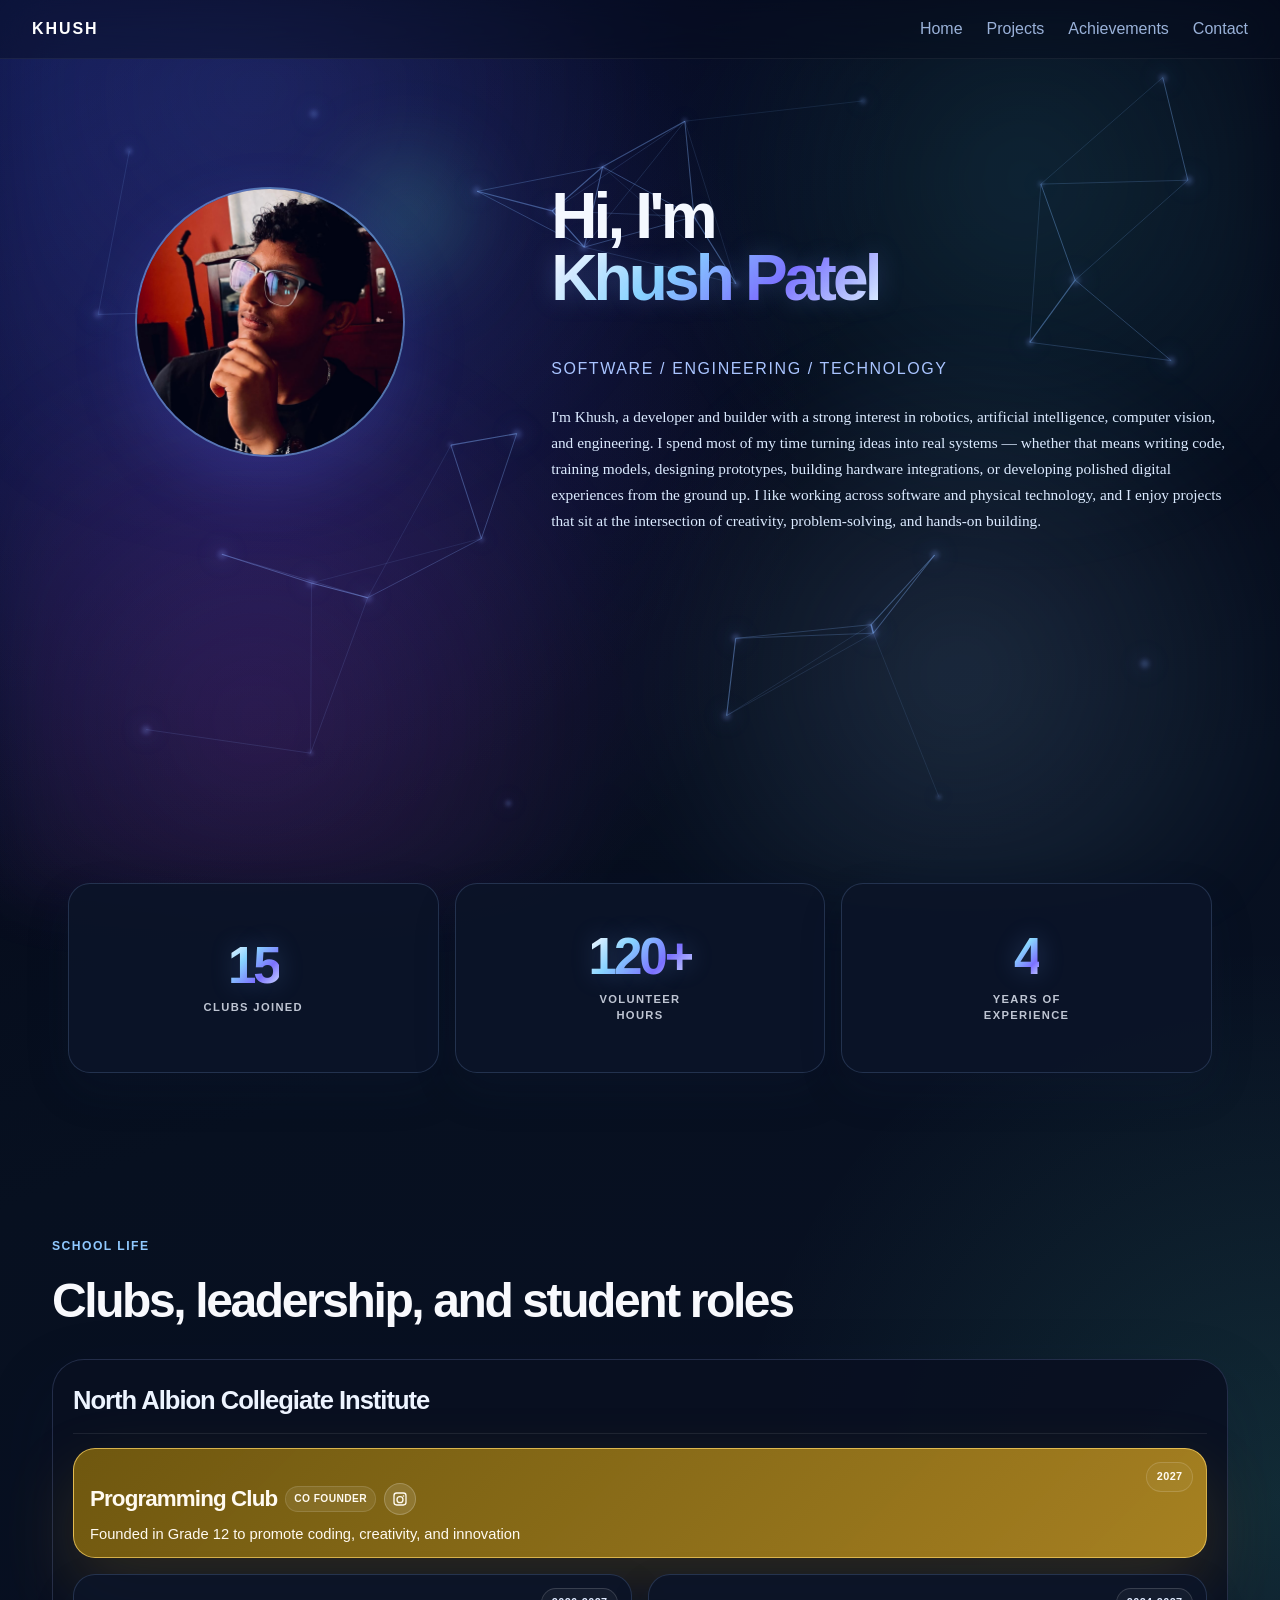
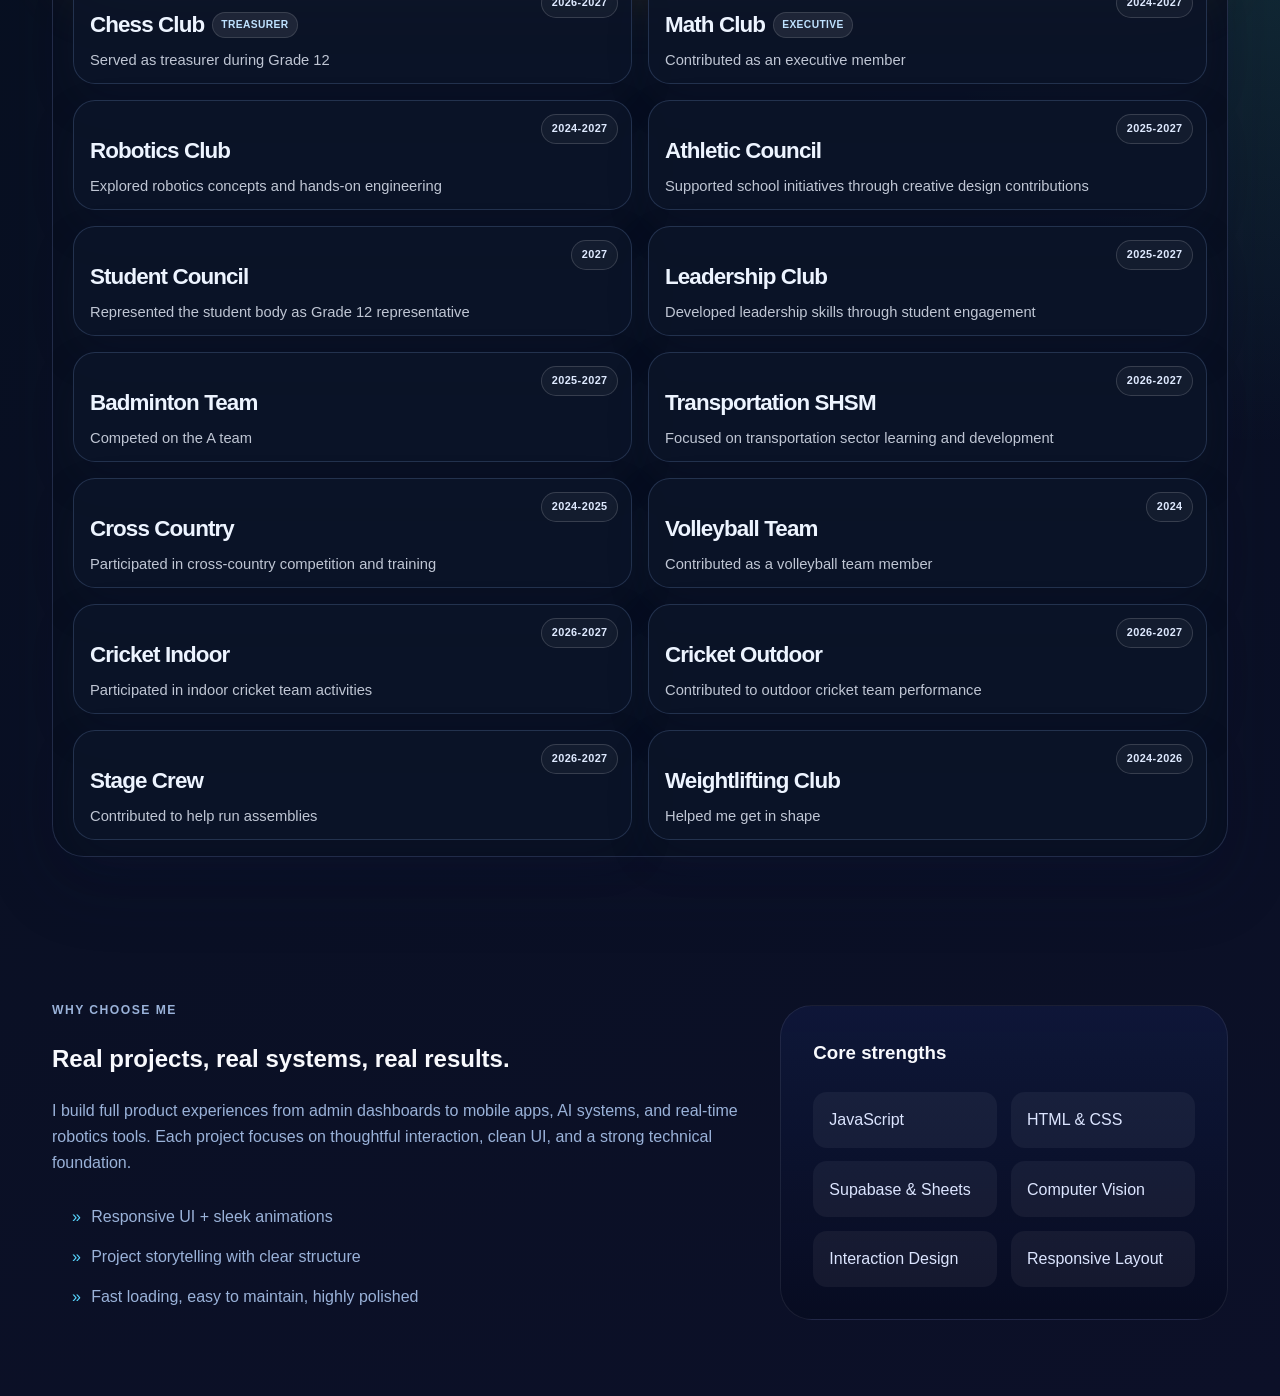
<file: index.html>
<!DOCTYPE html>
<html lang="en">
<head>
  <meta charset="UTF-8" />
  <meta name="viewport" content="width=device-width, initial-scale=1.0" />
  <title>Khush Portfolio</title>
  <link rel="stylesheet" href="style.css" />
</head>
<body>
  <div class="ambient-nodes" aria-hidden="true"></div>
  <div class="background-layer"></div>
  <div class="background-layer layer-two"></div>

  <header class="topbar">
    <a class="brand" href="#home">KHUSH</a>
    <button class="nav-toggle" aria-label="Open navigation">☰</button>
    <nav class="nav-links">
      <a href="#home">Home</a>
      <a href="projects.html">Projects</a>
      <a href="achievements.html">Achievements</a>
      <a href="contact.html">Contact</a>
    </nav>
  </header>

  <main>
    <section class="hero section" id="home">
      <div class="hero-panel reveal">
        <div class="panel-blob"></div>
        <div class="portrait-wrap">
          <div class="portrait-frame">
            <img src="Khush Photo.jpg" alt="Khush Patel portrait" />
          </div>
        </div>

      </div>

      <div class="hero-copy reveal">
        <p class="intro-line">
          <span class="intro-prefix">Hi, I'm</span>
          <span class="intro-name">Khush Patel</span>
        </p>

        <div class="hero-detail-stack">
          <p class="hero-subtitle">Software / Engineering / Technology</p>

          <p class="hero-intro reveal">
            I'm Khush, a developer and builder with a strong interest in robotics, artificial intelligence, computer vision, and engineering. I spend most of my time turning ideas into real systems — whether that means writing code, training models, designing prototypes, building hardware integrations, or developing polished digital experiences from the ground up. I like working across software and physical technology, and I enjoy projects that sit at the intersection of creativity, problem-solving, and hands-on building.
          </p>
        </div>

      </div>
    </section>

    <section class="section stats-showcase reveal" id="stats-showcase">
      <div class="stats-inner">
        <div class="metric-card">
          <strong class="metric-number" data-target="15">0</strong>
          <span class="metric-label">Clubs Joined</span>
        </div>
        <div class="metric-card">
          <strong class="metric-number" data-target="120">0</strong>
          <span class="metric-label">Volunteer Hours</span>
        </div>
        <div class="metric-card">
          <strong class="metric-number" data-target="4">0</strong>
          <span class="metric-label">Years of experience</span>
        </div>
      </div>
    </section>

    <section class="section clubs-section" id="clubs">
      <div class="section-heading reveal">
        <p class="eyebrow">School life</p>
        <h2>Clubs, leadership, and student roles</h2>
      </div>

      <div class="school-card reveal">
        <div class="school-card-header">
          <span class="school-name">North Albion Collegiate Institute</span>
        </div>

        <div class="clubs-grid">
          <div class="club-card featured-gold club-card-full">
            <div class="club-year">2027</div>
            <div class="club-content">
              <span class="club-name">
                Programming Club <span class="club-role">Co Founder</span>
                <a class="club-social" href="https://www.instagram.com/naci_programming/" target="_blank" rel="noreferrer" aria-label="Programming Club Instagram">
                  <svg viewBox="0 0 24 24" aria-hidden="true" focusable="false">
                    <path d="M7 2h10a5 5 0 0 1 5 5v10a5 5 0 0 1-5 5H7a5 5 0 0 1-5-5V7a5 5 0 0 1 5-5zm0 2a3 3 0 0 0-3 3v10a3 3 0 0 0 3 3h10a3 3 0 0 0 3-3V7a3 3 0 0 0-3-3H7zm5 3.5A5.5 5.5 0 1 1 6.5 13 5.5 5.5 0 0 1 12 7.5zm0 2A3.5 3.5 0 1 0 15.5 13 3.5 3.5 0 0 0 12 9.5zm5.25-3.25a1.25 1.25 0 1 1-1.25 1.25 1.25 1.25 0 0 1 1.25-1.25z"/>
                  </svg>
                </a>
              </span>
              <span class="club-detail">Founded in Grade 12 to promote coding, creativity, and innovation</span>
            </div>
          </div>
          <div class="club-card">
            <div class="club-year">2026-2027</div>
            <div class="club-content">
              <span class="club-name">Chess Club <span class="club-role">Treasurer</span></span>
              <span class="club-detail">Served as treasurer during Grade 12</span>
            </div>
          </div>
          <div class="club-card">
            <div class="club-year">2024-2027</div>
            <div class="club-content">
              <span class="club-name">Math Club <span class="club-role">Executive</span></span>
              <span class="club-detail">Contributed as an executive member</span>
            </div>
          </div>
          <div class="club-card">
            <div class="club-year">2024-2027</div>
            <div class="club-content">
              <span class="club-name">Robotics Club</span>
              <span class="club-detail">Explored robotics concepts and hands-on engineering</span>
            </div>
          </div>
          <div class="club-card">
            <div class="club-year">2025-2027</div>
            <div class="club-content">
              <span class="club-name">Athletic Council</span>
              <span class="club-detail">Supported school initiatives through creative design contributions</span>
            </div>
          </div>
          <div class="club-card">
            <div class="club-year">2027</div>
            <div class="club-content">
              <span class="club-name">Student Council</span>
              <span class="club-detail">Represented the student body as Grade 12 representative</span>
            </div>
          </div>
          <div class="club-card">
            <div class="club-year">2025-2027</div>
            <div class="club-content">
              <span class="club-name">Leadership Club</span>
              <span class="club-detail">Developed leadership skills through student engagement</span>
            </div>
          </div>
          <div class="club-card">
            <div class="club-year">2025-2027</div>
            <div class="club-content">
              <span class="club-name">Badminton Team</span>
              <span class="club-detail">Competed on the A team</span>
            </div>
          </div>
          <div class="club-card">
            <div class="club-year">2026-2027</div>
            <div class="club-content">
              <span class="club-name">Transportation SHSM</span>
              <span class="club-detail">Focused on transportation sector learning and development</span>
            </div>
          </div>
          <div class="club-card">
            <div class="club-year">2024-2025</div>
            <div class="club-content">
              <span class="club-name">Cross Country</span>
              <span class="club-detail">Participated in cross-country competition and training</span>
            </div>
          </div>
          <div class="club-card">
            <div class="club-year">2024</div>
            <div class="club-content">
              <span class="club-name">Volleyball Team</span>
              <span class="club-detail">Contributed as a volleyball team member</span>
            </div>
          </div>
          <div class="club-card">
            <div class="club-year">2026-2027</div>
            <div class="club-content">
              <span class="club-name">Cricket Indoor</span>
              <span class="club-detail">Participated in indoor cricket team activities</span>
            </div>
          </div>
          <div class="club-card">
            <div class="club-year">2026-2027</div>
            <div class="club-content">
              <span class="club-name">Cricket Outdoor</span>
              <span class="club-detail">Contributed to outdoor cricket team performance</span>
            </div>
          </div>
          <div class="club-card">
            <div class="club-year">2026-2027</div>
            <div class="club-content">
              <span class="club-name">Stage Crew</span>
              <span class="club-detail">Contributed to help run assemblies</span>
            </div>
          </div>
          <div class="club-card">
            <div class="club-year">2024-2026</div>
            <div class="club-content">
              <span class="club-name">Weightlifting Club</span>
              <span class="club-detail">Helped me get in shape</span>
            </div>
          </div>
        </div>
      </div>
    </section>

    <section class="section projects-section" id="projects">
      <div class="section-heading reveal">
        <p class="eyebrow">Works in progress</p>
        <h2>Featured creations from my codebase</h2>
      </div>

      <div class="filters reveal" id="project-filters"></div>
      <div class="project-grid" id="project-grid"></div>
    </section>

    <section class="section about-section" id="about">
      <div class="about-container reveal">
        <div class="about-copy">
          <p class="eyebrow">Why choose me</p>
          <h2>Real projects, real systems, real results.</h2>
          <p>
            I build full product experiences from admin dashboards to mobile apps, AI systems, and real-time robotics tools.
            Each project focuses on thoughtful interaction, clean UI, and a strong technical foundation.
          </p>
          <ul class="about-list">
            <li>Responsive UI + sleek animations</li>
            <li>Project storytelling with clear structure</li>
            <li>Fast loading, easy to maintain, highly polished</li>
          </ul>
        </div>

        <div class="skill-card card-glow">
          <h3>Core strengths</h3>
          <div class="skill-grid">
            <span>JavaScript</span>
            <span>HTML & CSS</span>
            <span>Supabase & Sheets</span>
            <span>Computer Vision</span>
            <span>Interaction Design</span>
            <span>Responsive Layout</span>
          </div>
        </div>
      </div>
    </section>
  </main>

  <script src="script.js"></script>
</body>
</html>
</file>
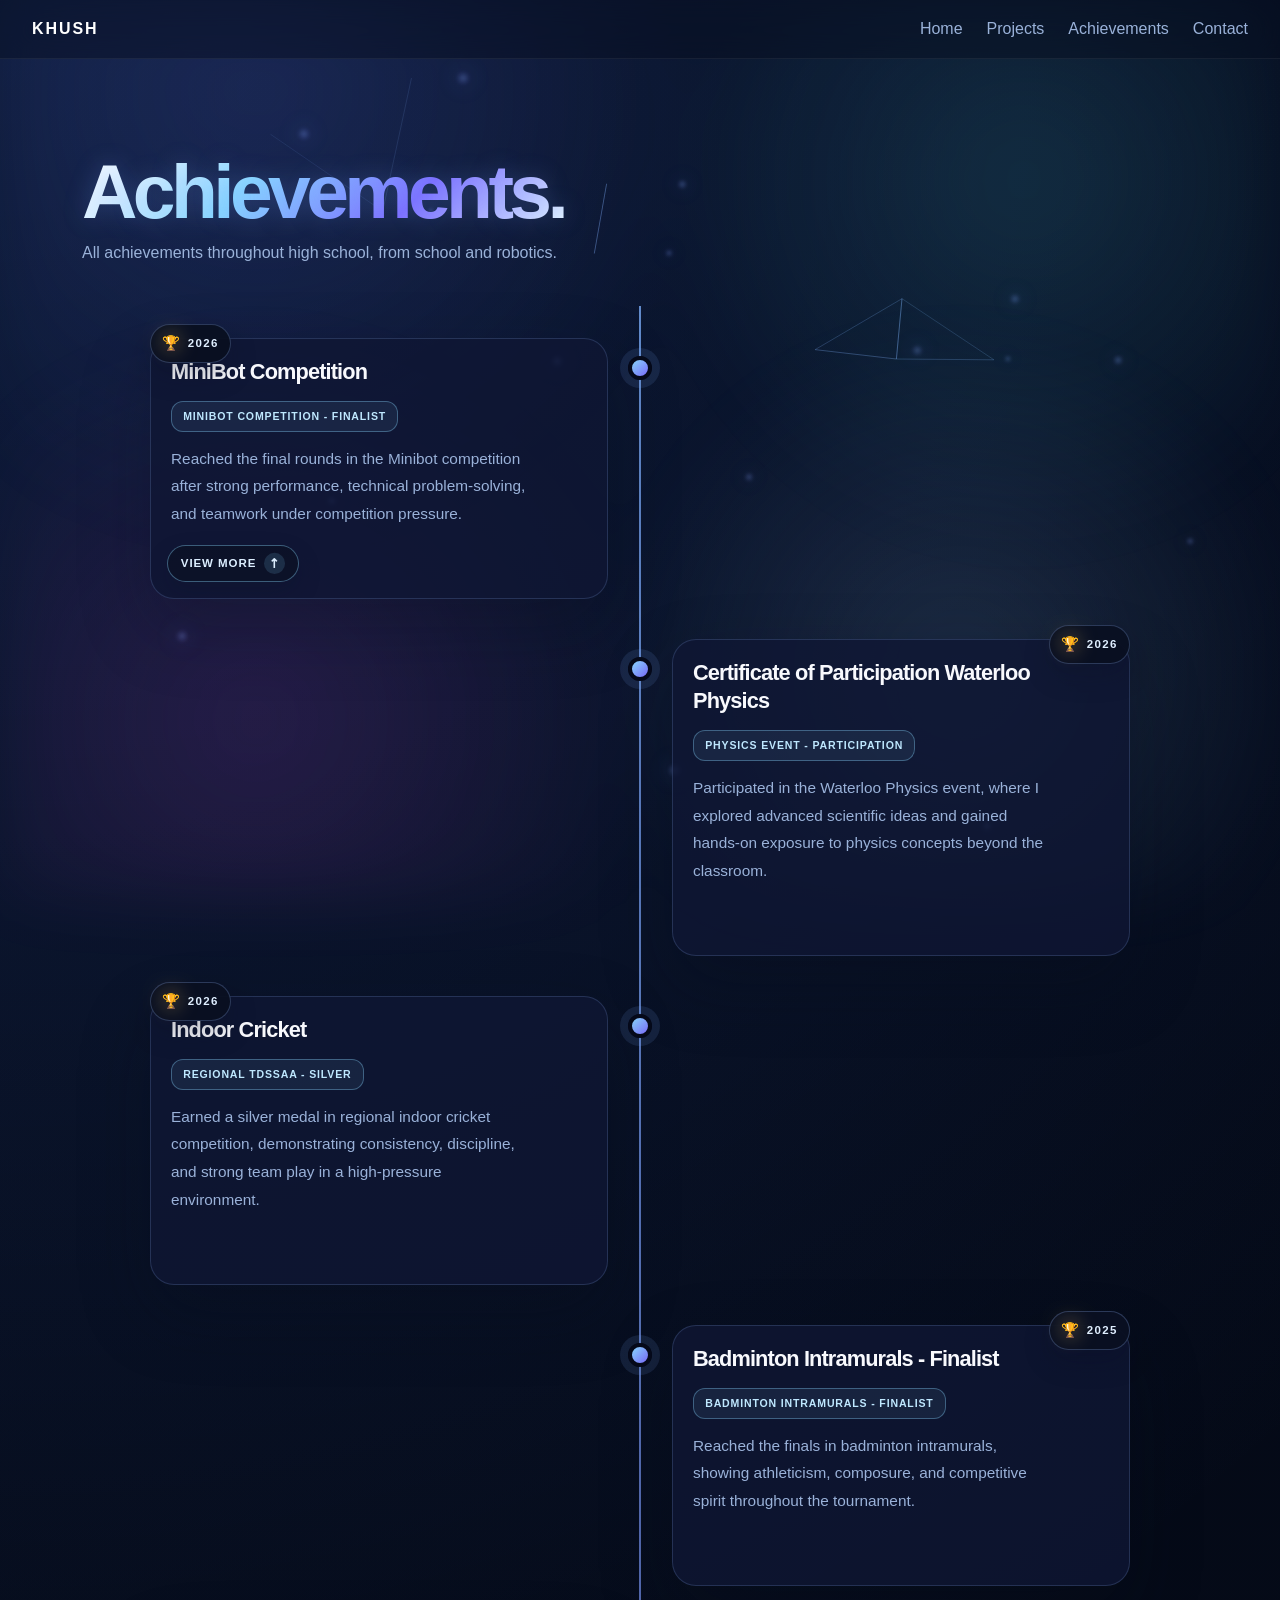
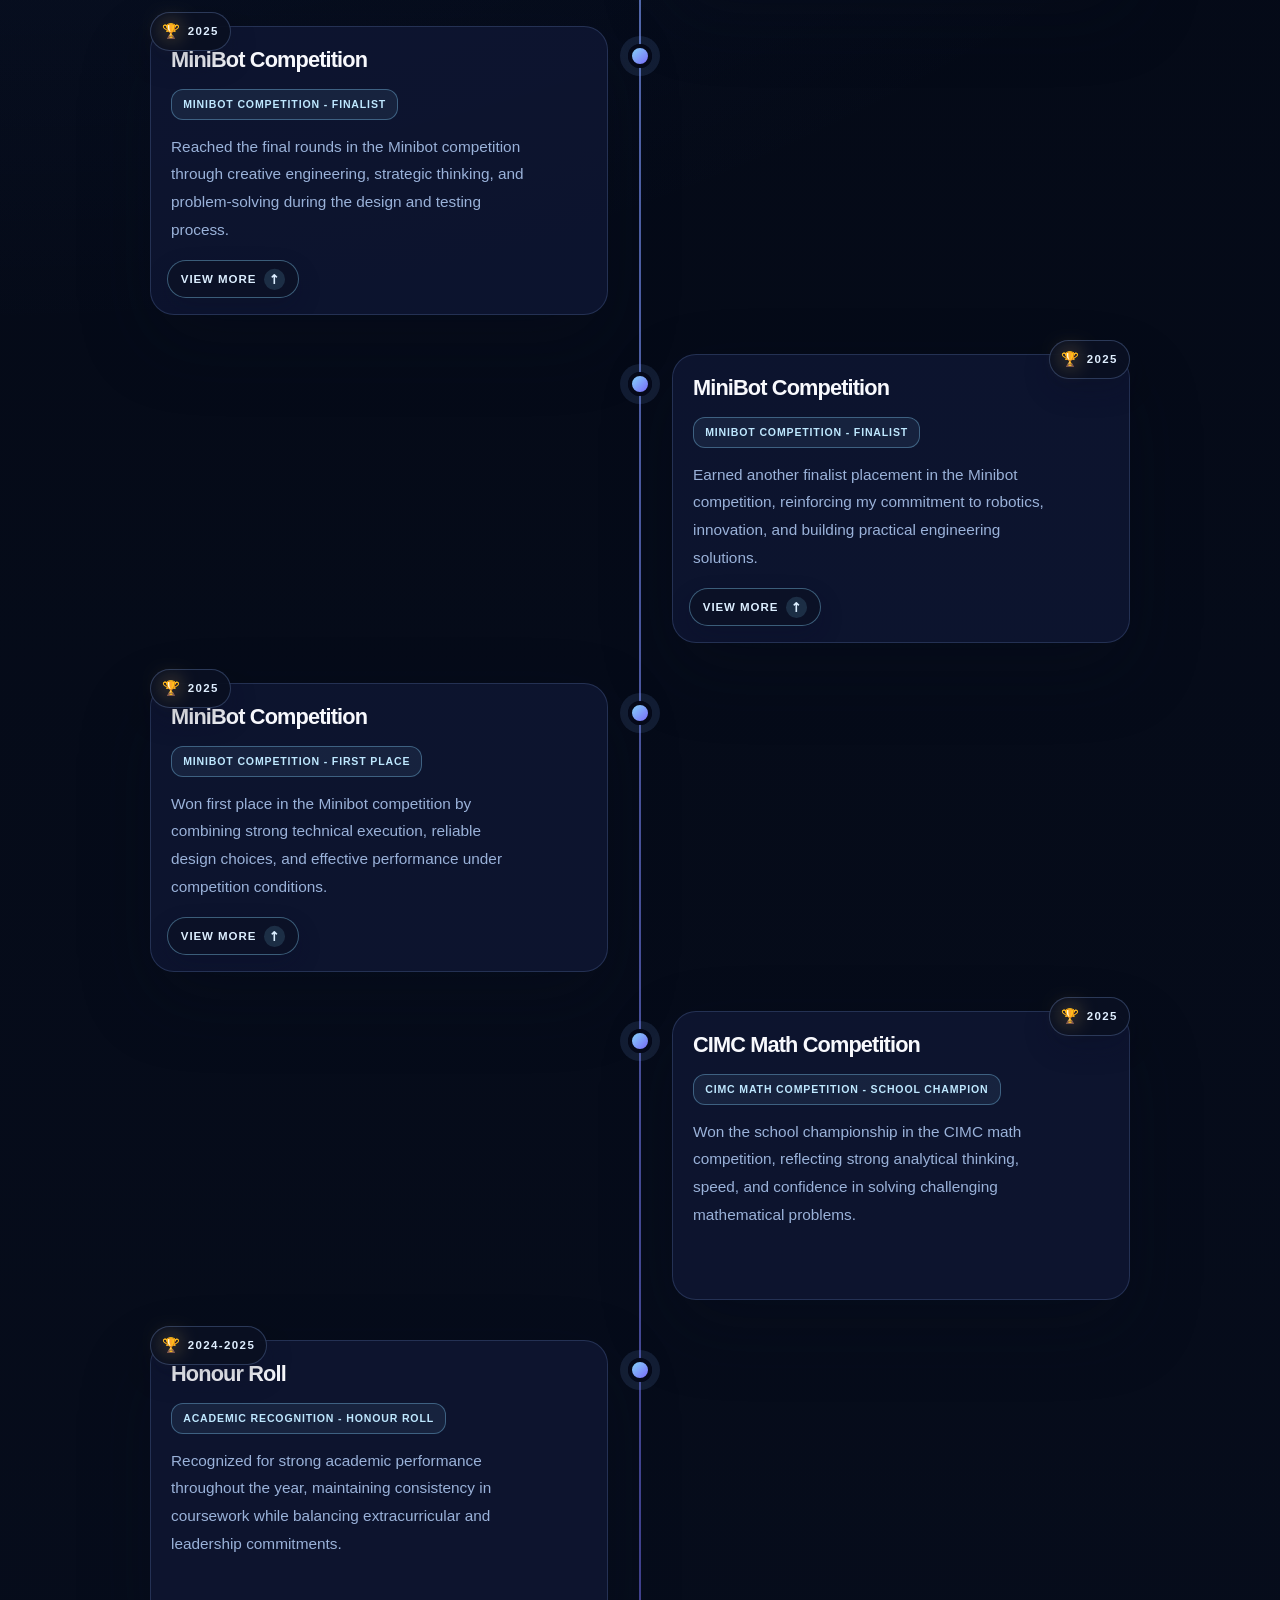
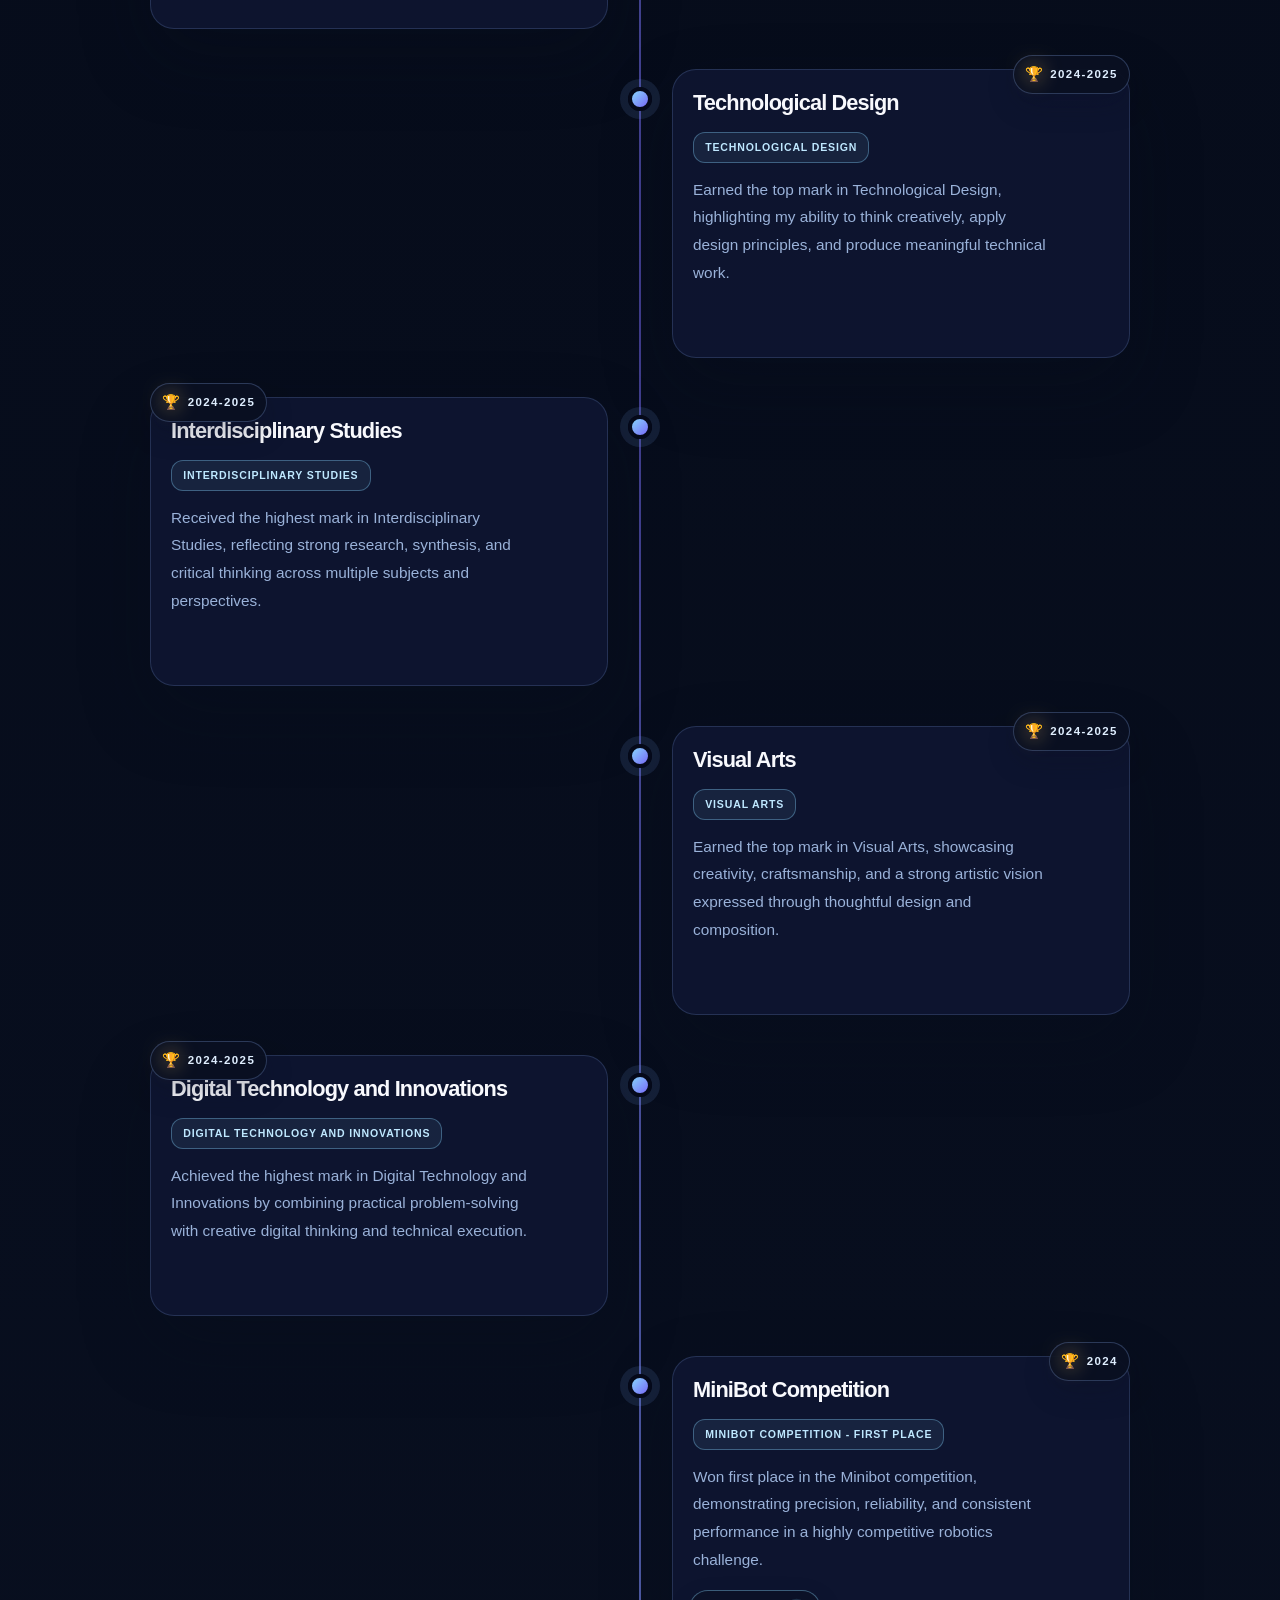
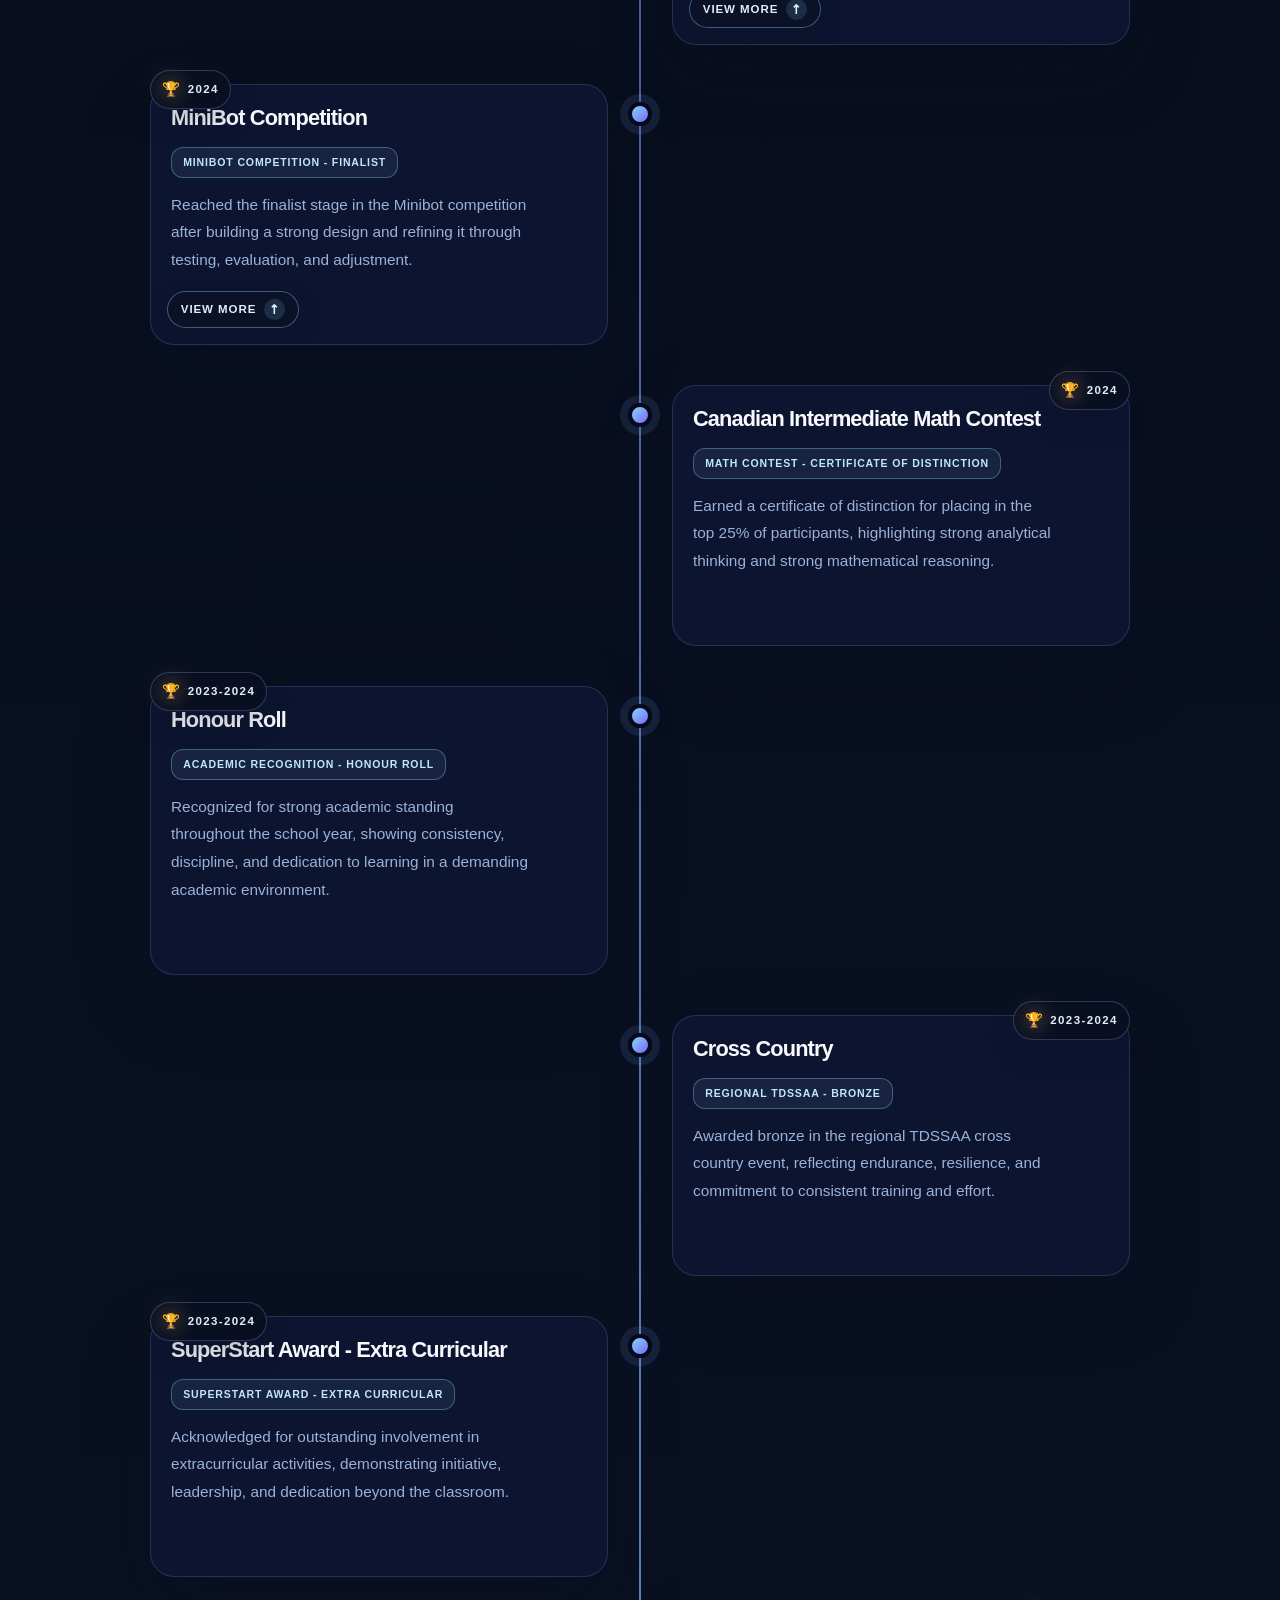
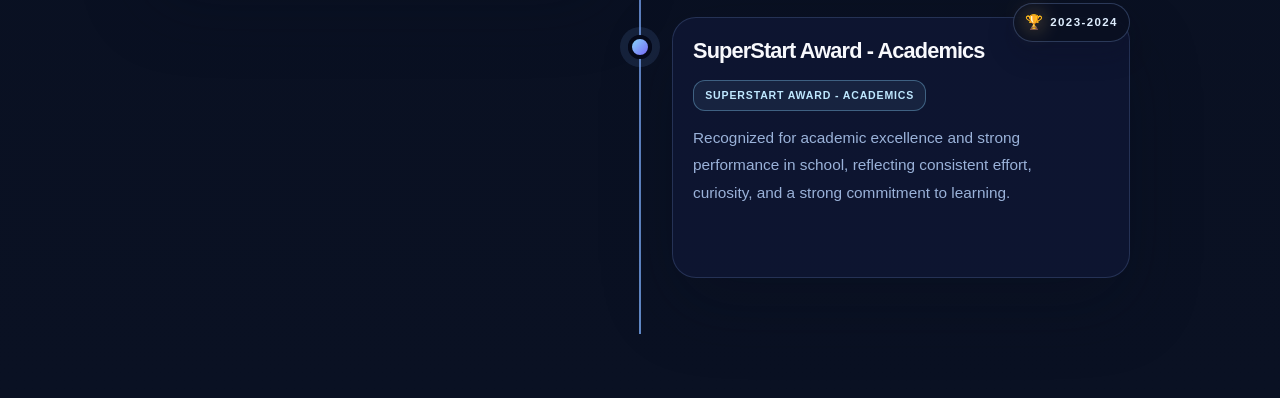
<file: achievements.html>
<!DOCTYPE html>
<html lang="en">
<head>
  <meta charset="UTF-8" />
  <meta name="viewport" content="width=device-width, initial-scale=1.0" />
  <title>Achievements</title>
  <link rel="stylesheet" href="style.css" />
</head>
<body class="achievements-page">
  <div class="ambient-nodes" aria-hidden="true"></div>
  <div class="background-layer"></div>
  <div class="background-layer layer-two"></div>

<header class="topbar">
  <a class="brand" href="index.html">KHUSH</a>

  <button class="nav-toggle" aria-label="Open navigation">
    ☰
  </button>

  <nav class="nav-links">
      <a href="index.html#home">Home</a>
      <a href="projects.html">Projects</a>
      <a href="achievements.html">Achievements</a>
      <a href="contact.html">Contact</a>
    </nav>
  </header>

  <main class="achievements-shell">
    <div class="achievements-header reveal">
      <h1 class="achievements-title">Achievements.</h1>
      <p>All achievements throughout high school, from school and robotics.</p>
    </div>

    <div class="timeline">
      <div class="timeline-item left">
        <div class="timeline-year"><span class="award-mark">🏆</span> 2026</div>
        <div class="timeline-card">
          <h3>MiniBot Competition</h3>
          <span class="timeline-tag">MiniBot Competition - Finalist</span>
          <p>Reached the final rounds in the Minibot competition after strong performance, technical problem-solving, and teamwork under competition pressure.</p>
          <a href="mini-bot.html" class="view-more">View More <span class="arrow">↗</span></a>
        </div>
      </div>

      <div class="timeline-item right">
        <div class="timeline-year"><span class="award-mark">🏆</span> 2026</div>
        <div class="timeline-card">
          <h3>Certificate of Participation Waterloo Physics</h3>
          <span class="timeline-tag">Physics Event - Participation</span>
          <p>Participated in the Waterloo Physics event, where I explored advanced scientific ideas and gained hands-on exposure to physics concepts beyond the classroom.</p>
        </div>
      </div>

      <div class="timeline-item left">
        <div class="timeline-year"><span class="award-mark">🏆</span> 2026</div>
        <div class="timeline-card">
          <h3>Indoor Cricket</h3>
          <span class="timeline-tag">Regional TDSSAA - Silver</span>
          <p>Earned a silver medal in regional indoor cricket competition, demonstrating consistency, discipline, and strong team play in a high-pressure environment.</p>
        </div>
      </div>

      <div class="timeline-item right">
        <div class="timeline-year"><span class="award-mark">🏆</span> 2025</div>
        <div class="timeline-card">
          <h3>Badminton Intramurals - Finalist</h3>
          <span class="timeline-tag">Badminton Intramurals - Finalist</span>
          <p>Reached the finals in badminton intramurals, showing athleticism, composure, and competitive spirit throughout the tournament.</p>
        </div>
      </div>

      <div class="timeline-item left">
        <div class="timeline-year"><span class="award-mark">🏆</span> 2025</div>
        <div class="timeline-card">
          <h3>MiniBot Competition</h3>
          <span class="timeline-tag">MiniBot Competition - Finalist</span>
          <p>Reached the final rounds in the Minibot competition through creative engineering, strategic thinking, and problem-solving during the design and testing process.</p>
          <a href="mini-bot.html" class="view-more">View More <span class="arrow">↗</span></a>
        </div>
      </div>

      <div class="timeline-item right">
        <div class="timeline-year"><span class="award-mark">🏆</span> 2025</div>
        <div class="timeline-card">
          <h3>MiniBot Competition</h3>
          <span class="timeline-tag">MiniBot Competition - Finalist</span>
          <p>Earned another finalist placement in the Minibot competition, reinforcing my commitment to robotics, innovation, and building practical engineering solutions.</p>
          <a href="mini-bot.html" class="view-more">View More <span class="arrow">↗</span></a>
        </div>
      </div>

      <div class="timeline-item left">
        <div class="timeline-year"><span class="award-mark">🏆</span> 2025</div>
        <div class="timeline-card">
          <h3>MiniBot Competition</h3>
          <span class="timeline-tag">MiniBot Competition - First Place</span>
          <p>Won first place in the Minibot competition by combining strong technical execution, reliable design choices, and effective performance under competition conditions.</p>
          <a href="mini-bot.html" class="view-more">View More <span class="arrow">↗</span></a>
        </div>
      </div>

      <div class="timeline-item right">
        <div class="timeline-year"><span class="award-mark">🏆</span> 2025</div>
        <div class="timeline-card">
          <h3>CIMC Math Competition</h3>
          <span class="timeline-tag">CIMC Math Competition - School Champion</span>
          <p>Won the school championship in the CIMC math competition, reflecting strong analytical thinking, speed, and confidence in solving challenging mathematical problems.</p>
        </div>
      </div>

      <div class="timeline-item left">
        <div class="timeline-year"><span class="award-mark">🏆</span> 2024-2025</div>
        <div class="timeline-card">
          <h3>Honour Roll</h3>
          <span class="timeline-tag">Academic Recognition - Honour Roll</span>
          <p>Recognized for strong academic performance throughout the year, maintaining consistency in coursework while balancing extracurricular and leadership commitments.</p>
        </div>
      </div>

      <div class="timeline-item right">
        <div class="timeline-year"><span class="award-mark">🏆</span> 2024-2025</div>
        <div class="timeline-card">
          <h3>Technological Design</h3>
          <span class="timeline-tag">Technological Design</span>
          <p>Earned the top mark in Technological Design, highlighting my ability to think creatively, apply design principles, and produce meaningful technical work.</p>
        </div>
      </div>

      <div class="timeline-item left">
        <div class="timeline-year"><span class="award-mark">🏆</span> 2024-2025</div>
        <div class="timeline-card">
          <h3>Interdisciplinary Studies</h3>
          <span class="timeline-tag">Interdisciplinary Studies</span>
          <p>Received the highest mark in Interdisciplinary Studies, reflecting strong research, synthesis, and critical thinking across multiple subjects and perspectives.</p>
        </div>
      </div>

      <div class="timeline-item right">
        <div class="timeline-year"><span class="award-mark">🏆</span> 2024-2025</div>
        <div class="timeline-card">
          <h3>Visual Arts</h3>
          <span class="timeline-tag">Visual Arts</span>
          <p>Earned the top mark in Visual Arts, showcasing creativity, craftsmanship, and a strong artistic vision expressed through thoughtful design and composition.</p>
        </div>
      </div>

      <div class="timeline-item left">
        <div class="timeline-year"><span class="award-mark">🏆</span> 2024-2025</div>
        <div class="timeline-card">
          <h3>Digital Technology and Innovations</h3>
          <span class="timeline-tag">Digital Technology and Innovations</span>
          <p>Achieved the highest mark in Digital Technology and Innovations by combining practical problem-solving with creative digital thinking and technical execution.</p>
        </div>
      </div>

      <div class="timeline-item right">
        <div class="timeline-year"><span class="award-mark">🏆</span> 2024</div>
        <div class="timeline-card">
          <h3>MiniBot Competition</h3>
          <span class="timeline-tag">MiniBot Competition - First Place</span>
          <p>Won first place in the Minibot competition, demonstrating precision, reliability, and consistent performance in a highly competitive robotics challenge.</p>
          <a href="mini-bot.html" class="view-more">View More <span class="arrow">↗</span></a>
        </div>
      </div>

      <div class="timeline-item left">
        <div class="timeline-year"><span class="award-mark">🏆</span> 2024</div>
        <div class="timeline-card">
          <h3>MiniBot Competition</h3>
          <span class="timeline-tag">MiniBot Competition - Finalist</span>
          <p>Reached the finalist stage in the Minibot competition after building a strong design and refining it through testing, evaluation, and adjustment.</p>
          <a href="mini-bot.html" class="view-more">View More <span class="arrow">↗</span></a>
        </div>
      </div>

      <div class="timeline-item right">
        <div class="timeline-year"><span class="award-mark">🏆</span> 2024</div>
        <div class="timeline-card">
          <h3>Canadian Intermediate Math Contest</h3>
          <span class="timeline-tag">Math Contest - Certificate of Distinction</span>
          <p>Earned a certificate of distinction for placing in the top 25% of participants, highlighting strong analytical thinking and strong mathematical reasoning.</p>
        </div>
      </div>

      <div class="timeline-item left">
        <div class="timeline-year"><span class="award-mark">🏆</span> 2023-2024</div>
        <div class="timeline-card">
          <h3>Honour Roll</h3>
          <span class="timeline-tag">Academic Recognition - Honour Roll</span>
          <p>Recognized for strong academic standing throughout the school year, showing consistency, discipline, and dedication to learning in a demanding academic environment.</p>
        </div>
      </div>

      <div class="timeline-item right">
        <div class="timeline-year"><span class="award-mark">🏆</span> 2023-2024</div>
        <div class="timeline-card">
          <h3>Cross Country</h3>
          <span class="timeline-tag">Regional TDSSAA - Bronze</span>
          <p>Awarded bronze in the regional TDSSAA cross country event, reflecting endurance, resilience, and commitment to consistent training and effort.</p>
        </div>
      </div>

      <div class="timeline-item left">
        <div class="timeline-year"><span class="award-mark">🏆</span> 2023-2024</div>
        <div class="timeline-card">
          <h3>SuperStart Award - Extra Curricular</h3>
          <span class="timeline-tag">SuperStart Award - Extra Curricular</span>
          <p>Acknowledged for outstanding involvement in extracurricular activities, demonstrating initiative, leadership, and dedication beyond the classroom.</p>
        </div>
      </div>

      <div class="timeline-item right">
        <div class="timeline-year"><span class="award-mark">🏆</span> 2023-2024</div>
        <div class="timeline-card">
          <h3>SuperStart Award - Academics</h3>
          <span class="timeline-tag">SuperStart Award - Academics</span>
          <p>Recognized for academic excellence and strong performance in school, reflecting consistent effort, curiosity, and a strong commitment to learning.</p>
        </div>
      </div>
    </div>
  </main>

  <script>
    (() => {
      const prefersReducedMotion = window.matchMedia('(prefers-reduced-motion: reduce)').matches;
      if (prefersReducedMotion) return;

      const revealItems = document.querySelectorAll('.timeline-item, .achievements-header');
      revealItems.forEach((item, index) => {
        item.classList.add('reveal');
        item.style.transitionDelay = `${index * 90}ms`;
      });

      const observer = new IntersectionObserver((entries) => {
        entries.forEach(entry => {
          if (entry.isIntersecting) {
            entry.target.classList.add('visible');
            observer.unobserve(entry.target);
          }
        });
      }, { threshold: 0.12 });

      revealItems.forEach(item => observer.observe(item));

      const container = document.querySelector('.ambient-nodes');
      if (!container) return;

      const svg = document.createElementNS('http://www.w3.org/2000/svg', 'svg');
      svg.setAttribute('class', 'ambient-network');
      svg.setAttribute('viewBox', '0 0 1440 900');
      svg.setAttribute('preserveAspectRatio', 'none');
      container.appendChild(svg);

      const pointer = { x: window.innerWidth / 2, y: window.innerHeight / 2, active: false };
      const nodes = [];
      let frameCount = 0;

      for (let i = 0; i < 16; i += 1) {
        const node = document.createElement('span');
        node.className = 'ambient-node';
        const size = Math.random() * 7 + 6;
        const x = Math.random() * (window.innerWidth - 140) + 70;
        const y = Math.random() * (window.innerHeight - 140) + 70;

        node.style.width = `${size}px`;
        node.style.height = `${size}px`;
        node.style.left = `${x}px`;
        node.style.top = `${y}px`;
        node.dataset.x = String(x);
        node.dataset.y = String(y);
        node.dataset.baseX = String(x);
        node.dataset.baseY = String(y);
        node.dataset.vx = '0';
        node.dataset.vy = '0';
        container.appendChild(node);
        nodes.push(node);
      }

      document.addEventListener('pointermove', event => {
        pointer.x += (event.clientX - pointer.x) * 0.08;
        pointer.y += (event.clientY - pointer.y) * 0.08;
        pointer.active = true;
      });

      document.addEventListener('pointerleave', () => {
        pointer.active = false;
      });

      document.querySelectorAll('.timeline-card').forEach(card => {
        card.addEventListener('pointermove', event => {
          const rect = card.getBoundingClientRect();
          const x = event.clientX - rect.left;
          const y = event.clientY - rect.top;
          card.style.setProperty('--pointer-x', `${x}px`);
          card.style.setProperty('--pointer-y', `${y}px`);
        });

        card.addEventListener('pointerleave', () => {
          card.style.setProperty('--pointer-x', '50%');
          card.style.setProperty('--pointer-y', '50%');
        });
      });

      function updateBackground() {
        frameCount += 1;
        const lines = [];
        const maxDistance = 150;

        nodes.forEach(node => {
          let x = Number(node.dataset.x);
          let y = Number(node.dataset.y);
          let vx = Number(node.dataset.vx);
          let vy = Number(node.dataset.vy);

          const baseX = Number(node.dataset.baseX);
          const baseY = Number(node.dataset.baseY);
          const pullX = (baseX - x) * 0.002;
          const pullY = (baseY - y) * 0.002;
          vx += pullX;
          vy += pullY;

          const dx = pointer.x - x;
          const dy = pointer.y - y;
          const distance = Math.hypot(dx, dy) || 1;

          if (pointer.active && distance < 210) {
            const force = (210 - distance) / 210;
            vx += (dx / distance) * 0.24 * force;
            vy += (dy / distance) * 0.24 * force;
          }

          vx *= 0.96;
          vy *= 0.96;
          x += vx;
          y += vy;

          x = Math.max(20, Math.min(window.innerWidth - 20, x));
          y = Math.max(20, Math.min(window.innerHeight - 20, y));

          node.dataset.x = String(x);
          node.dataset.y = String(y);
          node.dataset.vx = String(vx);
          node.dataset.vy = String(vy);
          node.style.left = `${x}px`;
          node.style.top = `${y}px`;

          const glow = pointer.active && distance < 190 ? 0.9 + (1 - distance / 190) * 0.9 : 0.6;
          node.style.opacity = String(glow);
          node.style.transform = `translate(-50%, -50%) scale(${0.9 + glow * 0.75})`;
        });

        for (let i = 0; i < nodes.length; i += 1) {
          for (let j = i + 1; j < nodes.length; j += 1) {
            const a = nodes[i];
            const b = nodes[j];
            const ax = Number(a.dataset.x);
            const ay = Number(a.dataset.y);
            const bx = Number(b.dataset.x);
            const by = Number(b.dataset.y);
            const dx = bx - ax;
            const dy = by - ay;
            const distance = Math.hypot(dx, dy) || 1;

            if (distance < maxDistance) {
              const opacity = 1 - distance / maxDistance;
              lines.push(`<line x1="${ax}" y1="${ay}" x2="${bx}" y2="${by}" stroke="rgba(132, 180, 255, ${0.18 + opacity * 0.42})" stroke-width="${0.6 + opacity * 0.9}" />`);
            }
          }
        }

        if (pointer.active) {
          nodes.forEach(node => {
            const x = Number(node.dataset.x);
            const y = Number(node.dataset.y);
            const dx = pointer.x - x;
            const dy = pointer.y - y;
            const distance = Math.hypot(dx, dy) || 1;

            if (distance < 180) {
              const opacity = 1 - distance / 180;
              lines.push(`<line x1="${x}" y1="${y}" x2="${pointer.x}" y2="${pointer.y}" stroke="rgba(164, 214, 255, ${0.08 + opacity * 0.22})" stroke-width="${0.5 + opacity * 0.8}" />`);
            }
          });
        }

        if (pointer.active || frameCount % 4 === 0) {
          svg.innerHTML = lines.join('');
        }

        requestAnimationFrame(updateBackground);
      }

      requestAnimationFrame(updateBackground);
    })();
  const navToggle = document.querySelector('.nav-toggle');
  const navLinks = document.querySelector('.nav-links');

  if (navToggle && navLinks) {
    navToggle.addEventListener('click', () => {
      navLinks.classList.toggle('open');

      const isOpen = navLinks.classList.contains('open');

      navToggle.setAttribute(
        'aria-label',
        isOpen ? 'Close navigation' : 'Open navigation'
      );

      navToggle.textContent = isOpen ? '✕' : '☰';
    });

    navLinks.querySelectorAll('a').forEach(link => {
      link.addEventListener('click', () => {
        navLinks.classList.remove('open');
        navToggle.textContent = '☰';
        navToggle.setAttribute('aria-label', 'Open navigation');
      });
    });
  }
  </script>
</body>
</html>
</file>
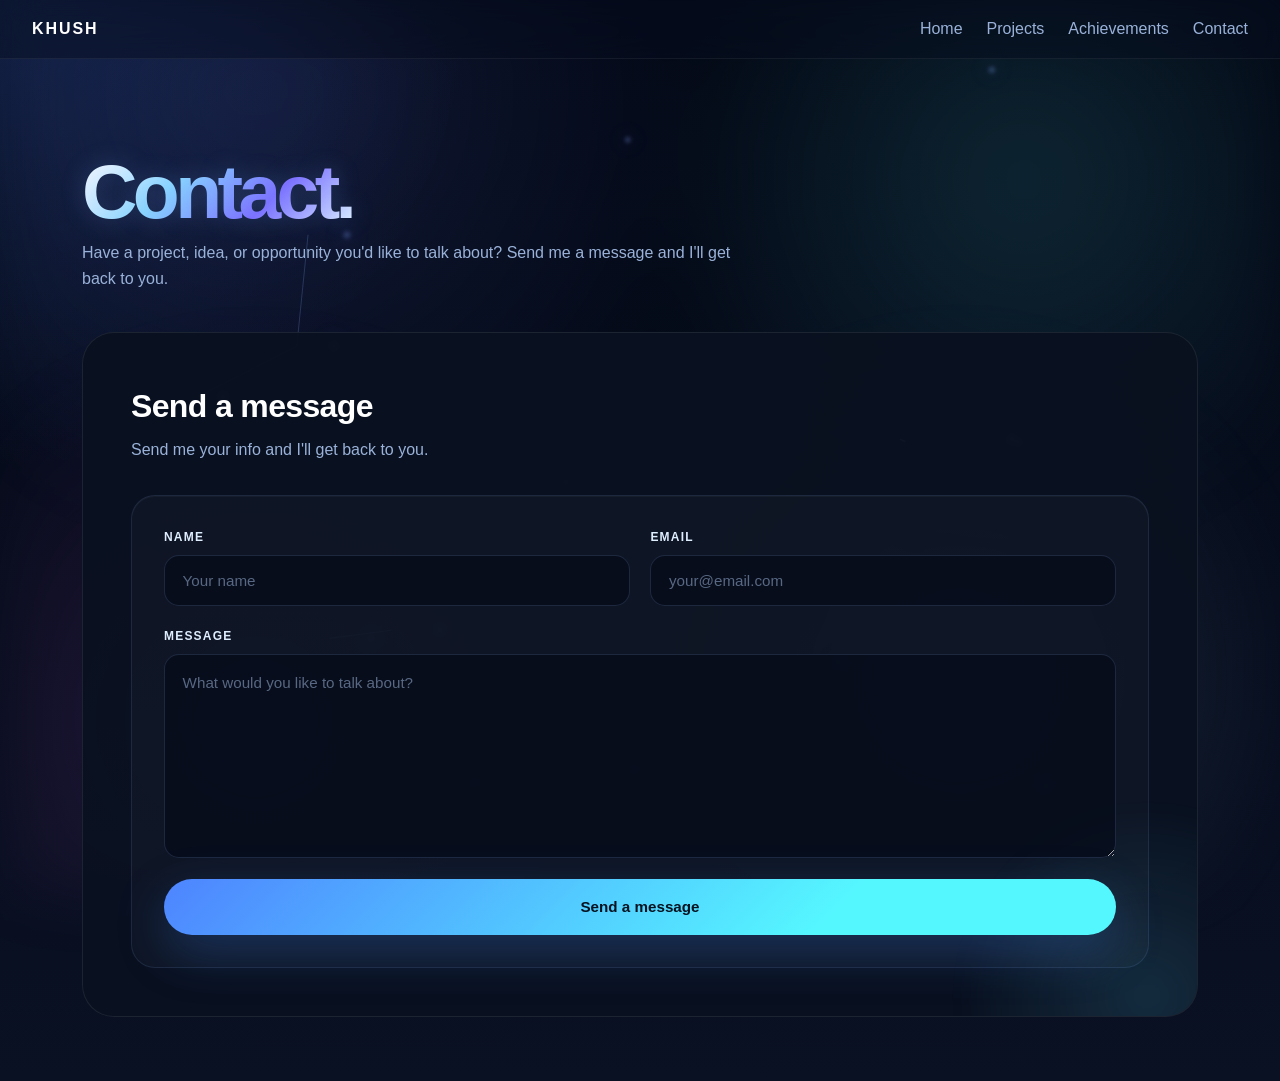
<file: contact.html>
<!DOCTYPE html>

<html lang="en">
<head>
  <meta charset="UTF-8" />
  <meta name="viewport" content="width=device-width, initial-scale=1.0" />
  <title>Contact</title>
  <link rel="stylesheet" href="style.css" />
</head>

<body class="achievements-page">

  <!-- Animated background -->

  <div class="ambient-nodes" aria-hidden="true"></div>
  <div class="background-layer"></div>
  <div class="background-layer layer-two"></div>

  <!-- Navigation -->

<header class="topbar">
  <a class="brand" href="index.html">KHUSH</a>

  <button class="nav-toggle" aria-label="Open navigation">
    ☰
  </button>

  <nav class="nav-links">
  <a href="index.html#home">Home</a>
  <a href="projects.html">Projects</a>
  <a href="achievements.html">Achievements</a>
  <a href="contact.html">Contact</a>
</nav>

  </header>

  <!-- Contact page -->

  <main class="achievements-shell">


<!-- Page heading -->
<div class="achievements-header reveal">

  <h1 class="achievements-title">
    Contact.
  </h1>

  <p>
    Have a project, idea, or opportunity you'd like to talk about?
    Send me a message and I'll get back to you.
  </p>

</div>

<!-- Contact panel -->
<div class="contact-panel reveal">

  <div class="contact-intro">

    <h3>Send a message</h3>

    <p>
      Send me your info and I'll get back to you.
    </p>

  </div>

<form
  class="contact-form"
  id="contactForm"
  action="https://formspree.io/f/xyeyjpwn"
  method="POST"
>
  <div class="form-row">

    <div class="form-group">
      <label for="name">Name</label>

      <input
        type="text"
        id="name"
        name="name"
        placeholder="Your name"
        required
      />
    </div>

    <div class="form-group">
      <label for="email">Email</label>

      <input
        type="email"
        id="email"
        name="email"
        placeholder="your@email.com"
        required
      />
    </div>

  </div>

  <div class="form-group">
    <label for="message">Message</label>

    <textarea
      id="message"
      name="message"
      rows="7"
      placeholder="What would you like to talk about?"
      required
    ></textarea>
  </div>

  <input
    type="hidden"
    name="_subject"
    value="New message from Khush's Portfolio"
  />

  <button
    type="submit"
    class="btn btn-primary btn-full"
    id="submitButton"
  >
    Send a message
  </button>

</form>

</div>

<div class="success-popup" id="successPopup">

  <div class="success-popup-content">

    <button
      class="success-close"
      id="successClose"
      aria-label="Close"
    >
      ×
    </button>

    <div class="success-icon">
      ✓
    </div>

    <h2>Message sent!</h2>

    <p>
      Thanks for reaching out! I've received your message
      and I'll get back to you soon.
    </p>

  </div>


  </main>

  <!-- Page animations -->

<script>
(() => {

  /*
   * ==============================
   * CONTACT FORM
   * ==============================
   */

  const contactForm = document.querySelector('#contactForm');
  const successPopup = document.querySelector('#successPopup');
  const successClose = document.querySelector('#successClose');
  const submitButton = document.querySelector('#submitButton');

  if (contactForm && successPopup) {

    contactForm.addEventListener('submit', async (event) => {

      event.preventDefault();

      const originalText = submitButton.textContent;

      submitButton.disabled = true;
      submitButton.textContent = 'Sending...';

      try {

        const formData = new FormData(contactForm);

        const response = await fetch(
          contactForm.action,
          {
            method: 'POST',
            body: formData,
            headers: {
              'Accept': 'application/json'
            }
          }
        );

        if (response.ok) {

          contactForm.reset();

          successPopup.classList.add('active');

        } else {

          const data = await response.json().catch(() => null);

          console.error('Formspree error:', data);

          alert(
            'The message could not be sent. Please try again.'
          );

        }

      } catch (error) {

        console.error('Submission error:', error);

        alert(
          'The message could not be sent. Please check your connection.'
        );

      } finally {

        submitButton.disabled = false;
        submitButton.textContent = originalText;

      }

    });

  }


  /*
   * ==============================
   * CLOSE POPUP
   * ==============================
   */

  if (successClose) {

    successClose.addEventListener('click', () => {

      successPopup.classList.remove('active');

    });

  }


  /*
   * Close popup by clicking outside
   */

  if (successPopup) {

    successPopup.addEventListener('click', (event) => {

      if (event.target === successPopup) {

        successPopup.classList.remove('active');

      }

    });

  }


  /*
   * Close popup with Escape
   */

  document.addEventListener('keydown', (event) => {

    if (
      event.key === 'Escape' &&
      successPopup &&
      successPopup.classList.contains('active')
    ) {

      successPopup.classList.remove('active');

    }

  });


  /*
   * ==============================
   * REVEAL ANIMATIONS
   * ==============================
   */

  const prefersReducedMotion =
    window.matchMedia(
      '(prefers-reduced-motion: reduce)'
    ).matches;

  if (!prefersReducedMotion) {

    const revealItems =
      document.querySelectorAll(
        '.achievements-header, .contact-panel'
      );

    revealItems.forEach((item, index) => {

      item.classList.add('reveal');

      item.style.transitionDelay =
        `${index * 120}ms`;

    });

    const observer =
      new IntersectionObserver(
        (entries) => {

          entries.forEach(entry => {

            if (entry.isIntersecting) {

              entry.target.classList.add(
                'visible'
              );

              observer.unobserve(
                entry.target
              );

            }

          });

        },
        {
          threshold: 0.12
        }
      );

    revealItems.forEach(item =>
      observer.observe(item)
    );

  }


  /*
   * ==============================
   * ANIMATED BACKGROUND
   * ==============================
   */

  const container =
    document.querySelector('.ambient-nodes');

  if (!container) return;

  const svg =
    document.createElementNS(
      'http://www.w3.org/2000/svg',
      'svg'
    );

  svg.setAttribute(
    'class',
    'ambient-network'
  );

  svg.setAttribute(
    'viewBox',
    '0 0 1440 900'
  );

  svg.setAttribute(
    'preserveAspectRatio',
    'none'
  );

  container.appendChild(svg);

  const pointer = {
    x: window.innerWidth / 2,
    y: window.innerHeight / 2,
    active: false
  };

  const nodes = [];

  let frameCount = 0;

  for (let i = 0; i < 16; i += 1) {

    const node =
      document.createElement('span');

    node.className =
      'ambient-node';

    const size =
      Math.random() * 7 + 6;

    const x =
      Math.random() *
      (window.innerWidth - 140) + 70;

    const y =
      Math.random() *
      (window.innerHeight - 140) + 70;

    node.style.width =
      `${size}px`;

    node.style.height =
      `${size}px`;

    node.style.left =
      `${x}px`;

    node.style.top =
      `${y}px`;

    node.dataset.x = String(x);
    node.dataset.y = String(y);
    node.dataset.baseX = String(x);
    node.dataset.baseY = String(y);
    node.dataset.vx = '0';
    node.dataset.vy = '0';

    container.appendChild(node);

    nodes.push(node);

  }


  /*
   * Mouse movement
   */

  document.addEventListener(
    'pointermove',
    (event) => {

      pointer.x +=
        (event.clientX - pointer.x) * 0.08;

      pointer.y +=
        (event.clientY - pointer.y) * 0.08;

      pointer.active = true;

    }
  );

  document.addEventListener(
    'pointerleave',
    () => {

      pointer.active = false;

    }
  );


  /*
   * Contact card glow
   */

  const contactPanel =
    document.querySelector(
      '.contact-panel'
    );

  if (contactPanel) {

    contactPanel.addEventListener(
      'pointermove',
      (event) => {

        const rect =
          contactPanel.getBoundingClientRect();

        const x =
          event.clientX - rect.left;

        const y =
          event.clientY - rect.top;

        contactPanel.style.setProperty(
          '--mouse-x',
          `${x}px`
        );

        contactPanel.style.setProperty(
          '--mouse-y',
          `${y}px`
        );

      }
    );

    contactPanel.addEventListener(
      'pointerleave',
      () => {

        contactPanel.style.setProperty(
          '--mouse-x',
          '50%'
        );

        contactPanel.style.setProperty(
          '--mouse-y',
          '50%'
        );

      }
    );

  }


  /*
   * ==============================
   * BACKGROUND ANIMATION
   * ==============================
   */

  function updateBackground() {

    frameCount += 1;

    const lines = [];

    const maxDistance = 150;

    nodes.forEach(node => {

      let x =
        Number(node.dataset.x);

      let y =
        Number(node.dataset.y);

      let vx =
        Number(node.dataset.vx);

      let vy =
        Number(node.dataset.vy);

      const baseX =
        Number(node.dataset.baseX);

      const baseY =
        Number(node.dataset.baseY);

      vx +=
        (baseX - x) * 0.002;

      vy +=
        (baseY - y) * 0.002;

      const dx =
        pointer.x - x;

      const dy =
        pointer.y - y;

      const distance =
        Math.hypot(dx, dy) || 1;

      if (
        pointer.active &&
        distance < 210
      ) {

        const force =
          (210 - distance) / 210;

        vx +=
          (dx / distance) *
          0.24 *
          force;

        vy +=
          (dy / distance) *
          0.24 *
          force;

      }

      vx *= 0.96;
      vy *= 0.96;

      x += vx;
      y += vy;

      x = Math.max(
        20,
        Math.min(
          window.innerWidth - 20,
          x
        )
      );

      y = Math.max(
        20,
        Math.min(
          window.innerHeight - 20,
          y
        )
      );

      node.dataset.x = String(x);
      node.dataset.y = String(y);
      node.dataset.vx = String(vx);
      node.dataset.vy = String(vy);

      node.style.left =
        `${x}px`;

      node.style.top =
        `${y}px`;

      const glow =
        pointer.active &&
        distance < 190
          ? 0.9 +
            (1 - distance / 190) * 0.9
          : 0.6;

      node.style.opacity =
        String(glow);

      node.style.transform =
        `translate(-50%, -50%) scale(${0.9 + glow * 0.75})`;

    });


    /*
     * Connect nodes
     */

    for (
      let i = 0;
      i < nodes.length;
      i += 1
    ) {

      for (
        let j = i + 1;
        j < nodes.length;
        j += 1
      ) {

        const a = nodes[i];
        const b = nodes[j];

        const ax =
          Number(a.dataset.x);

        const ay =
          Number(a.dataset.y);

        const bx =
          Number(b.dataset.x);

        const by =
          Number(b.dataset.y);

        const dx =
          bx - ax;

        const dy =
          by - ay;

        const distance =
          Math.hypot(dx, dy) || 1;

        if (distance < maxDistance) {

          const opacity =
            1 - distance / maxDistance;

          lines.push(
            `<line
              x1="${ax}"
              y1="${ay}"
              x2="${bx}"
              y2="${by}"
              stroke="rgba(132, 180, 255, ${0.18 + opacity * 0.42})"
              stroke-width="${0.6 + opacity * 0.9}"
            />`
          );

        }

      }

    }


    /*
     * Connect nodes to mouse
     */

    if (pointer.active) {

      nodes.forEach(node => {

        const x =
          Number(node.dataset.x);

        const y =
          Number(node.dataset.y);

        const dx =
          pointer.x - x;

        const dy =
          pointer.y - y;

        const distance =
          Math.hypot(dx, dy) || 1;

        if (distance < 180) {

          const opacity =
            1 - distance / 180;

          lines.push(
            `<line
              x1="${x}"
              y1="${y}"
              x2="${pointer.x}"
              y2="${pointer.y}"
              stroke="rgba(164, 214, 255, ${0.08 + opacity * 0.22})"
              stroke-width="${0.5 + opacity * 0.8}"
            />`
          );

        }

      });

    }


    if (
      pointer.active ||
      frameCount % 4 === 0
    ) {

      svg.innerHTML =
        lines.join('');

    }

    requestAnimationFrame(
      updateBackground
    );

  }

  requestAnimationFrame(
    updateBackground
  );

})();
  const navToggle = document.querySelector('.nav-toggle');
  const navLinks = document.querySelector('.nav-links');

  if (navToggle && navLinks) {
    navToggle.addEventListener('click', () => {
      navLinks.classList.toggle('open');

      const isOpen = navLinks.classList.contains('open');

      navToggle.setAttribute(
        'aria-label',
        isOpen ? 'Close navigation' : 'Open navigation'
      );

      navToggle.textContent = isOpen ? '✕' : '☰';
    });

    navLinks.querySelectorAll('a').forEach(link => {
      link.addEventListener('click', () => {
        navLinks.classList.remove('open');
        navToggle.textContent = '☰';
        navToggle.setAttribute('aria-label', 'Open navigation');
      });
    });
  }
</script>

</div>
</body>
</html>
</file>
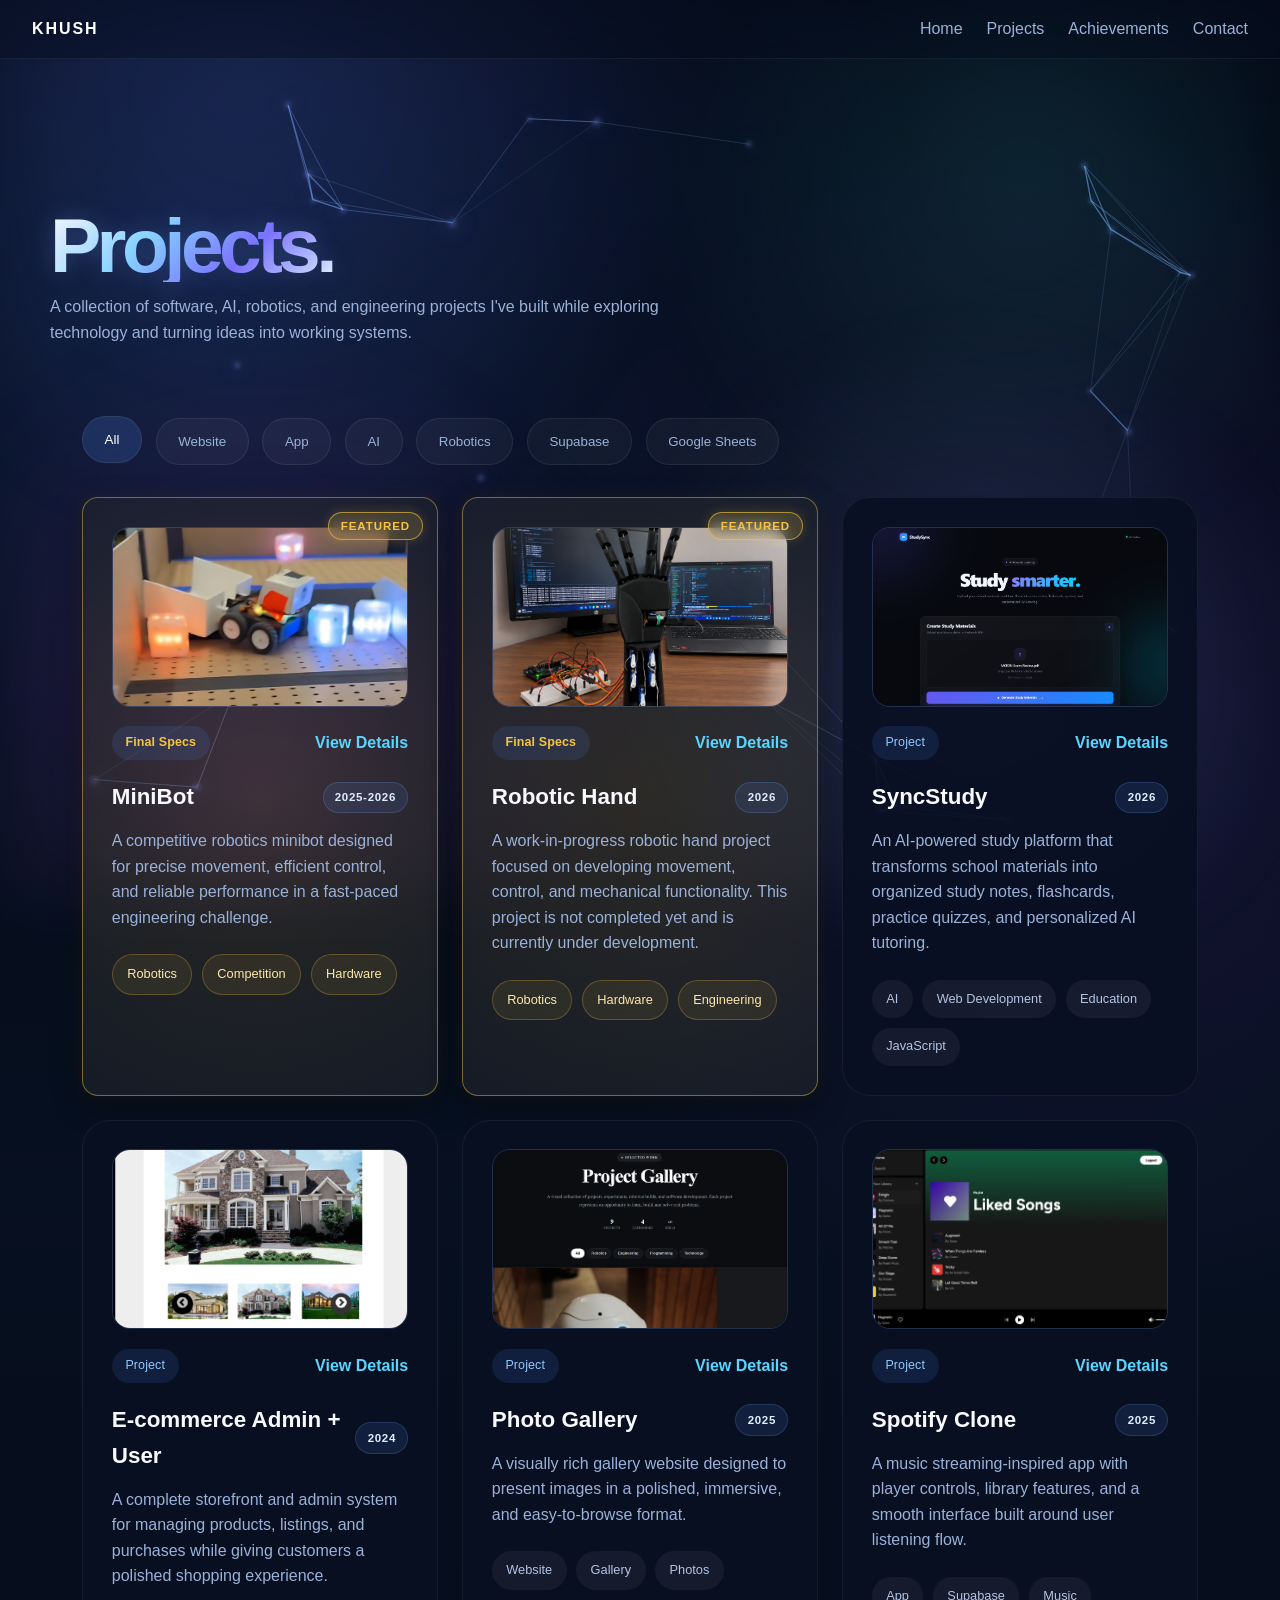
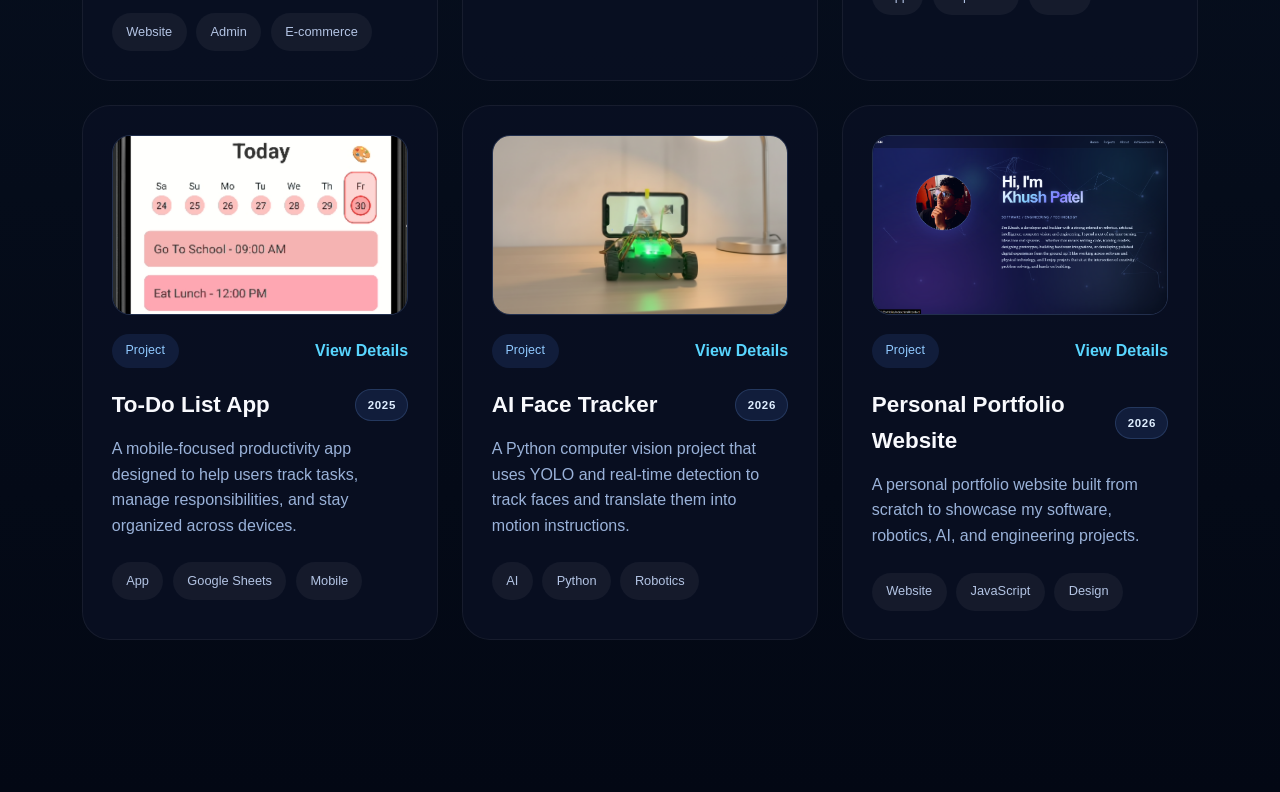
<file: projects.html>
<!DOCTYPE html>

<html lang="en">
<head>
  <meta charset="UTF-8">
  <meta name="viewport" content="width=device-width, initial-scale=1.0">

  <title>Projects | KHUSH</title>

  <link rel="stylesheet" href="style.css">
</head>

<body class="projects-page">

  <!-- ============================== -->

  <!-- BACKGROUND -->

  <!-- ============================== -->

  <div class="ambient-nodes" aria-hidden="true"></div>
  <div class="background-layer"></div>
  <div class="background-layer layer-two"></div>

  <!-- ============================== -->

  <!-- NAVIGATION -->

  <!-- ============================== -->

  <header class="topbar">

<a class="brand" href="index.html">
  KHUSH
</a>

<button
  class="nav-toggle"
  aria-label="Open navigation"
  type="button"
>
  ☰
</button>

<nav class="nav-links">

  <a href="index.html#home">
    Home
  </a>

  <a href="projects.html" class="active">
    Projects
  </a>

  <a href="achievements.html">
    Achievements
  </a>

  <a href="contact.html">
    Contact
  </a>

</nav>


  </header>

  <!-- ============================== -->

  <!-- MAIN -->

  <!-- ============================== -->

  <main class="achievements-shell projects-shell">
<!-- HERO -->
<div class="achievements-header reveal">
  <h1 class="achievements-title">Projects.</h1>
  <p>
    A collection of software, AI, robotics, and engineering
    projects I've built while exploring technology and turning
    ideas into working systems.
  </p>
</div>




<!-- ============================== -->
<!-- PROJECTS -->
<!-- ============================== -->

<section class="section projects-section">



  <!-- FILTERS -->

  <div
    class="filters reveal"
    id="project-filters"
  ></div>


  <!-- PROJECT GRID -->

  <div
    class="project-grid projects-page-grid"
    id="project-grid"
    aria-live="polite"
  ></div>

</section>


  </main>

  <!-- ============================== -->

  <!-- SCRIPT -->

  <!-- ============================== -->

  <script src="script.js"></script>

</body>
</html>
</file>
<file: style.css>
:root {
  color-scheme: dark;
  font-family: Inter, system-ui, -apple-system, BlinkMacSystemFont, 'Segoe UI', sans-serif;
  font-size: 16px;
  line-height: 1.6;
  color: #f8f9fd;
  background: #050816;
  --surface: rgba(11, 18, 46, 0.88);
  --surface-strong: rgba(15, 23, 57, 0.96);
  --accent: #59d6ff;
  --accent-strong: #7b6dff;
  --text-muted: #9ab2d9;
  --shadow: 0 35px 120px rgba(12, 23, 53, 0.28);
}

* {
  box-sizing: border-box;
}

html {
  scroll-behavior: smooth;
}

body {
  position: relative;
  margin: 0;
  min-height: 100vh;
  overflow-x: hidden;
  font-family: "Segoe UI", "Inter", "Helvetica Neue", Arial, sans-serif;
  background: radial-gradient(circle at top left, rgba(52, 87, 255, 0.24), transparent 28%),
    radial-gradient(circle at 20% 15%, rgba(121, 73, 255, 0.18), transparent 20%),
    radial-gradient(circle at right center, rgba(88, 245, 199, 0.12), transparent 28%),
    linear-gradient(160deg, #030414, #071020 35%, #0c1028 100%);
}

.ambient-nodes {
  position: fixed;
  inset: 0;
  pointer-events: none;
  z-index: 0;
  overflow: hidden;
}

.ambient-network {
  position: absolute;
  inset: 0;
  width: 100%;
  height: 100%;
  display: block;
}

.ambient-node {
  position: absolute;
  border-radius: 50%;
  background: radial-gradient(circle, rgba(168, 206, 255, 0.8), rgba(140, 160, 255, 0.28) 42%, transparent 72%);
  box-shadow: 0 0 18px rgba(131, 181, 255, 0.25);
  opacity: 0.7;
  transform: translate(-50%, -50%);
  will-change: transform, left, top, opacity;
}

.background-layer {
  position: fixed;
  inset: 0;
  pointer-events: none;
  background: radial-gradient(circle at 20% 10%, rgba(101, 122, 255, 0.14), transparent 35%),
    radial-gradient(circle at 80% 20%, rgba(86, 236, 255, 0.12), transparent 30%);
  filter: blur(32px);
  animation: drift 18s infinite alternate ease-in-out;
}

.background-layer.layer-two {
  background: radial-gradient(circle at 20% 80%, rgba(234, 80, 255, 0.12), transparent 32%),
    radial-gradient(circle at 75% 75%, rgba(154, 210, 255, 0.14), transparent 30%);
  animation-duration: 24s;
}

.ambient-nodes {
  position: fixed;
  inset: 0;
  pointer-events: none;
  z-index: 0;
  overflow: hidden;
}

.ambient-node {
  position: absolute;
  border-radius: 50%;
  background: radial-gradient(circle, rgba(133, 170, 255, 0.55), rgba(120, 142, 255, 0.18) 42%, transparent 70%);
  filter: blur(1px);
  opacity: 0.35;
  transition: transform 0.2s ease-out, opacity 0.2s ease-out;
}

@keyframes drift {
  from { transform: translate(0, 0) scale(1); }
  to { transform: translate(14px, -16px) scale(1.05); }
}

.topbar {
  position: sticky;
  top: 0;
  z-index: 20;
  display: flex;
  justify-content: space-between;
  align-items: center;
  gap: 1rem;
  padding: 1rem 2rem;
  backdrop-filter: blur(22px);
  background: rgba(8, 14, 32, 0.45);
  border-bottom: 1px solid rgba(255, 255, 255, 0.06);
}

.brand {
  color: #fff;
  font-weight: 700;
  letter-spacing: 0.12em;
  text-decoration: none;
}

.nav-links {
  display: flex;
  align-items: center;
  gap: 1.5rem;
}

.nav-links a {
  color: var(--text-muted);
  text-decoration: none;
  transition: color 0.24s ease;
}

.nav-links a:hover {
  color: #fff;
}

.nav-toggle {
  display: none;
  border: none;
  background: rgba(255, 255, 255, 0.08);
  color: #fff;
  padding: 0.85rem 1rem;
  border-radius: 999px;
  cursor: pointer;
}

.nav-links {
  display: flex;
  align-items: center;
  gap: 1.5rem;
  overflow: hidden;
}

.nav-links.open {
  max-height: 260px;
  opacity: 1;
}

.section {
  position: relative;
  max-width: 1240px;
  margin: 0 auto;
  padding: 4.5rem 2rem;
  z-index: 1;
}

.hero {
  display: grid;
  grid-template-columns: minmax(280px, 0.9fr) minmax(0, 1.4fr);
  gap: 4rem;
  align-items: flex-start;
  padding-top: 8rem;
  padding-bottom: 2rem;
  min-height: 70vh;
}

.hero-panel {
  position: relative;
  display: flex;
  flex-direction: column;
  align-items: center;
  justify-content: flex-start;
  gap: 1.75rem;
  min-height: 520px;
  padding-top: 0;
}

.portrait-wrap {
  display: flex;
  justify-content: center;
  align-items: center;
  width: min(100%, 320px);
  margin: 0;
}

.portrait-frame {
  position: relative;
  width: 270px;
  height: 270px;
  border-radius: 50%;
  overflow: hidden;
  border: 2px solid rgba(150, 196, 255, 0.4);
  box-shadow: 0 25px 65px rgba(87, 111, 255, 0.18);
  background: linear-gradient(135deg, rgba(92, 124, 255, 0.3), rgba(72, 235, 255, 0.18));
  margin-top: 0;
}

.portrait-frame img {
  width: 100%;
  height: 100%;
  object-fit: cover;
  display: block;
}

.panel-blob {
  position: absolute;
  inset: -80px -30px auto auto;
  width: 220px;
  height: 220px;
  background: radial-gradient(circle, rgba(92, 253, 206, 0.26), transparent 55%);
  filter: blur(38px);
  z-index: -1;
}

.hero-copy {
  display: flex;
  flex-direction: column;
  align-items: flex-start;
}

.intro-line {
  margin: 0 0 1rem;
  display: flex;
  flex-direction: column;
  gap: 0.2rem;
  line-height: 0.92;
}

.intro-prefix {
  color: #f4f8ff;
  font-size: clamp(3.2rem, 5vw, 5.3rem);
  font-weight: 600;
  letter-spacing: -0.06em;
  font-family: Arial, Helvetica, sans-serif;
}

.intro-name {
  display: inline-block;
  font-size: clamp(3.2rem, 5vw, 5.3rem);
  font-weight: 700;
  letter-spacing: -0.06em;
  background: linear-gradient(135deg, #ffffff 0%, #dff3ff 12%, #8ad8ff 35%, #7d6dff 68%, #e3f7ff 100%);
  -webkit-background-clip: text;
  background-clip: text;
  color: transparent;
  text-shadow: 0 0 24px rgba(120, 168, 255, 0.26);
  font-family: Arial, Helvetica, sans-serif;
}

.hero-detail-stack {
  width: 100%;
  display: flex;
  flex-direction: column;
  gap: 1.4rem;
  padding-top: 2rem;
  padding-bottom: 4rem;
}

.hero-subtitle {
  margin: 0;
  color: #a9c4ff;
  font-size: 1rem;
  letter-spacing: 0.1em;
  text-transform: uppercase;
  font-family: 'Segoe UI', Tahoma, Geneva, Verdana, sans-serif;
}

.hero-copy h1 {
  font-size: clamp(2.7rem, 4.2vw, 4.5rem);
  margin: 0;
  line-height: 1.04;
  font-family: 'Palatino Linotype', 'Book Antiqua', Georgia, serif;
  letter-spacing: -0.05em;
}

.hero-intro {
  margin: 0;
  color: #dbeaff;
  font-size: clamp(0.9rem, 1.2vw, 1.2rem);
  line-height: 1.7;
  max-width: 48rem;
  font-family: 'Palatino Linotype', 'Book Antiqua', Georgia, serif;
}

.hero-text {
  max-width: 48rem;
  margin: 0;
  color: var(--text-muted);
  font-size: 1rem;
  line-height: 1.9;
  font-family: 'Palatino Linotype', 'Book Antiqua', Georgia, serif;
}

.hero-actions {
  display: flex;
  gap: 1rem;
  flex-wrap: wrap;
  margin-top: 0.5rem;
}

.feature-actions {
  margin-top: 1.5rem;
}

.btn {
  display: inline-flex;
  align-items: center;
  justify-content: center;
  padding: 1rem 1.5rem;
  border-radius: 999px;
  text-decoration: none;
  transition: transform 0.24s ease, background 0.24s ease, box-shadow 0.24s ease;
}

.btn:hover {
  transform: translateY(-2px);
}

.btn-primary {
  background: linear-gradient(135deg, #4e84ff, #55f7ff 70%);
  color: #051220;
  box-shadow: 0 18px 50px rgba(64, 138, 255, 0.25);
}

.btn-secondary {
  border: 1px solid rgba(255, 255, 255, 0.14);
  color: #f5f8ff;
  background: rgba(255, 255, 255, 0.05);
}

.hero-card {
  border-radius: 32px;
  background: rgba(11, 19, 42, 0.95);
  padding: 2rem;
  border: 1px solid rgba(255, 255, 255, 0.07);
  box-shadow: var(--shadow);
  transform: translateY(0);
  transition: transform 0.35s ease;
  animation: float 8s ease-in-out infinite alternate;
  font-family: 'Palatino Linotype', 'Book Antiqua', Georgia, serif;
}

.hero-card:hover {
  transform: translateY(-14px) rotate(-0.3deg);
}

@keyframes float {
  from { transform: translateY(0); }
  to { transform: translateY(-10px); }
}

.typed-text {
  display: inline-block;
  min-width: 6ch;
  color: var(--accent);
}

.typed-text::after {
  content: '';
  display: inline-block;
  width: 2px;
  height: 1.15em;
  margin-left: 0.22em;
  background: currentColor;
  animation: blink 1.1s steps(2, start) infinite;
}

@keyframes blink {
  0%, 100% { opacity: 1; }
  50% { opacity: 0; }
}

.card-glow {
  background: linear-gradient(180deg, rgba(15, 23, 57, 0.95), rgba(7, 12, 33, 0.88));
}

.feature-header,
.hero-card-heading {
  display: flex;
  justify-content: space-between;
  align-items: center;
  gap: 2rem;
  margin-bottom: 1.4rem;
  color: var(--text-muted);
  font-family: 'Palatino Linotype', 'Book Antiqua', Georgia, serif;
}

.feature-band {
  padding-top: 1rem;
  padding-bottom: 4rem;
}

.clubs-section {
  padding-top: 0.2rem;
}

.school-card {
  margin-top: 0.8rem;
  padding: 1.25rem 1.25rem 1rem;
  border-radius: 32px;
  background: rgba(9, 16, 33, 0.92);
  border: 1px solid rgba(155, 181, 255, 0.18);
  box-shadow: 0 28px 70px rgba(14, 24, 52, 0.18);
}

.school-card-header {
  margin-bottom: 0.9rem;
  padding-bottom: 0.7rem;
  border-bottom: 1px solid rgba(255, 255, 255, 0.08);
}

.school-name {
  color: #edf4ff;
  font-size: clamp(1.5rem, 2vw, 2.1rem);
  font-weight: 700;
  letter-spacing: -0.04em;
}

.clubs-grid {
  display: grid;
  grid-template-columns: repeat(2, minmax(0, 1fr));
  gap: 1.00rem;
}

.club-card {
  --pointer-x: 50%;
  --pointer-y: 50%;
  position: relative;
  display: flex;
  align-items: stretch;
  justify-content: stretch;
  min-height: 20px;
  padding: 0.8rem 1rem 0.75rem;
  border-radius: 22px;
  background: rgba(12, 20, 41, 0.9);
  border: 1px solid rgba(152, 186, 255, 0.18);
  box-shadow: 0 18px 45px rgba(18, 32, 74, 0.14);
  overflow: hidden;
  transition: transform 0.3s ease, border-color 0.3s ease, box-shadow 0.3s ease, background 0.3s ease;
}

.club-card::before {
  content: '';
  position: absolute;
  inset: 0;
  background: radial-gradient(220px circle at var(--pointer-x) var(--pointer-y), rgba(133, 200, 255, 0.2), rgba(90, 120, 255, 0.08) 28%, transparent 64%);
  opacity: 0;
  transition: opacity 0.3s ease;
  pointer-events: none;
}

.club-card:hover {
  transform: translateY(-6px);
  border-color: rgba(124, 203, 255, 0.55);
  box-shadow: 0 24px 60px rgba(56, 98, 220, 0.18);
}

.club-card:hover::before {
  opacity: 1;
}

.club-card-full {
  grid-column: 1 / -1;
}

.featured-gold {
  background: linear-gradient(135deg, rgba(117, 92, 15, 0.95), rgba(194, 149, 34, 0.85));
  border-color: rgba(255, 214, 102, 0.7);
  box-shadow: 0 28px 70px rgba(194, 149, 34, 0.2);
  transition: transform 0.35s ease, box-shadow 0.35s ease, filter 0.35s ease;
}

.featured-gold::before {
  background: radial-gradient(220px circle at var(--pointer-x) var(--pointer-y), rgba(255, 225, 136, 0.42), rgba(255, 181, 54, 0.18) 24%, transparent 62%);
}

.featured-gold:hover {
  transform: translateY(-8px) scale(1.01);
  box-shadow: 0 32px 90px rgba(194, 149, 34, 0.32);
  filter: saturate(1.08);
}

.featured-gold:hover::before {
  opacity: 1;
}

.club-year {
  position: absolute;
  top: 0.8rem;
  right: 0.8rem;
  padding: 0.35rem 0.6rem;
  border-radius: 999px;
  border: 1px solid rgba(255, 255, 255, 0.15);
  background: rgba(255, 255, 255, 0.04);
  color: #dfeaff;
  font-size: 0.68rem;
  font-weight: 700;
  letter-spacing: 0.04em;
  z-index: 1;
}

.club-content {
  position: relative;
  z-index: 1;
  display: flex;
  flex-direction: column;
  align-items: flex-start;
  justify-content: center;
  gap: 0.38rem;
  text-align: left;
  width: 100%;
  padding-top: 1.2rem;
}

.club-name {
  display: inline-flex;
  align-items: center;
  flex-wrap: wrap;
  gap: 0.5rem;
  color: #edf4ff;
  font-size: clamp(1.05rem, 1.8vw, 1.4rem);
  font-weight: 700;
  letter-spacing: -0.04em;
}

.club-role {
  display: inline-block;
  padding: 0.22rem 0.5rem;
  border-radius: 999px;
  background: rgba(255, 255, 255, 0.08);
  border: 1px solid rgba(255, 255, 255, 0.12);
  color: #bfe2ff;
  font-size: 0.64rem;
  font-weight: 700;
  letter-spacing: 0.04em;
  text-transform: uppercase;
}

.club-social {
  display: inline-flex;
  align-items: center;
  justify-content: center;
  width: 2rem;
  height: 2rem;
  border-radius: 50%;
  background: rgba(255, 255, 255, 0.12);
  border: 1px solid rgba(255, 255, 255, 0.2);
  transition: transform 0.25s ease, background 0.25s ease, border-color 0.25s ease;
}

.club-social:hover {
  transform: translateY(-2px) scale(1.04);
  background: rgba(255, 255, 255, 0.18);
  border-color: rgba(255, 255, 255, 0.35);
}

.club-social svg {
  width: 1rem;
  height: 1rem;
  fill: currentColor;
}

.club-detail {
  color: rgba(236, 242, 255, 0.8);
  font-size: 0.92rem;
  line-height: 1.5;
}

.featured-gold .club-name,
.featured-gold .club-detail,
.featured-gold .club-year,
.featured-gold .club-role,
.featured-gold .club-social {
  color: #fffaf0;
}

.feature-panel {
  position: relative;
  max-width: 1240px;
  margin: 0 auto;
}

.feature-panel-inner {
  position: relative;
  border-radius: 32px;
  background: linear-gradient(135deg, rgba(9, 21, 44, 0.96), rgba(14, 31, 62, 0.95));
  border: 1px solid rgba(118, 170, 255, 0.25);
  box-shadow: 0 28px 70px rgba(41, 101, 255, 0.18);
  padding: 2.5rem 2.25rem;
  overflow: hidden;
  font-family: 'Palatino Linotype', 'Book Antiqua', Georgia, serif;
}

.feature-panel-inner::before {
  content: '';
  position: absolute;
  inset: auto -60px -90px auto;
  width: 260px;
  height: 260px;
  border-radius: 50%;
  background: radial-gradient(circle, rgba(80, 170, 255, 0.32), transparent 60%);
  filter: blur(18px);
}

.feature-panel-inner h2,
.hero-card h2 {
  position: relative;
  z-index: 1;
  margin: 0;
  font-size: clamp(2rem, 3vw, 2.9rem);
  line-height: 1.08;
  font-family: 'Palatino Linotype', 'Book Antiqua', Georgia, serif;
  letter-spacing: -0.04em;
}

.feature-panel-inner p,
.hero-card p {
  position: relative;
  z-index: 1;
  color: var(--text-muted);
  margin: 1rem 0 1.8rem;
  font-family: 'Palatino Linotype', 'Book Antiqua', Georgia, serif;
  font-size: 1.04rem;
  line-height: 1.8;
}

.feature-panel-inner .color,
.hero-copy .color {
  color: #80d9ff;
}

.feature-panel-inner .typed-text,
.hero-copy .typed-text {
  display: inline-block;
  min-width: 6ch;
  color: #7fe0ff;
  font-weight: 700;
  background: linear-gradient(135deg, #dff7ff 0%, #73d9ff 30%, #7e6fff 100%);
  -webkit-background-clip: text;
  background-clip: text;
  color: transparent;
  text-shadow: 0 0 22px rgba(127, 224, 255, 0.25);
}

.status {
  color: #74d68d;
  font-weight: 700;
  font-family: 'Palatino Linotype', 'Book Antiqua', Georgia, serif;
}

.hero-stats {
  display: grid;
  grid-template-columns: repeat(3, minmax(0, 1fr));
  gap: 1rem;
}

.hero-stats div {
  background: rgba(255, 255, 255, 0.04);
  border: 1px solid rgba(255, 255, 255, 0.06);
  padding: 1rem 1rem;
  border-radius: 20px;
}

.hero-stats strong {
  display: block;
  font-size: 1.5rem;
  color: #fff;
  font-family: 'Palatino Linotype', 'Book Antiqua', Georgia, serif;
}

.hero-stats span {
  color: var(--text-muted);
  font-size: 0.95rem;
}

.stats-showcase {
  min-height: 55vh;
  display: flex;
  align-items: center;
  justify-content: center;
  padding-top: 0.5rem;
  padding-bottom: 1.5rem;
}

.stats-inner {
  width: min(1200px, calc(100% - 2rem));
  display: grid;
  grid-template-columns: repeat(3, minmax(0, 1fr));
  gap: 1rem;
}

.metric-card {
  --pointer-x: 50%;
  --pointer-y: 50%;
  position: relative;
  display: flex;
  flex-direction: column;
  align-items: center;
  justify-content: center;
  min-height: 190px;
  padding: 1rem 1rem 1.1rem;
  border-radius: 22px;
  background: rgba(12, 20, 41, 0.9);
  border: 1px solid rgba(152, 186, 255, 0.18);
  box-shadow: 0 18px 45px rgba(18, 32, 74, 0.14);
  overflow: hidden;
  transition: transform 0.3s ease, border-color 0.3s ease, box-shadow 0.3s ease, background 0.3s ease;
}

.metric-card::before {
  content: '';
  position: absolute;
  inset: 0;
  background: radial-gradient(220px circle at var(--pointer-x) var(--pointer-y), rgba(133, 200, 255, 0.2), rgba(90, 120, 255, 0.08) 28%, transparent 64%);
  opacity: 0;
  transition: opacity 0.3s ease;
  pointer-events: none;
}

.metric-card:hover {
  transform: translateY(-6px);
  border-color: rgba(124, 203, 255, 0.55);
  box-shadow: 0 24px 60px rgba(56, 98, 220, 0.18);
}

.metric-card:hover::before {
  opacity: 1;
}

.metric-label {
  position: relative;
  z-index: 1;
  margin-top: 0.5rem;
  color: rgba(236, 242, 255, 0.8);
  font-size: 0.7rem;
  line-height: 1.45;
  letter-spacing: 0.12em;
  text-transform: uppercase;
  text-align: center;
  max-width: 18ch;
  font-weight: 700;
  font-family: Arial, Helvetica, sans-serif;
}

.metric-number {
  position: relative;
  z-index: 1;
  display: inline-flex;
  align-items: baseline;
  justify-content: center;
  gap: 0.12rem;
  font-size: clamp(3rem, 4vw, 4.6rem);
  line-height: 1;
  font-weight: 900;
  letter-spacing: -0.06em;
  background: linear-gradient(135deg, #ffffff 0%, #dff3ff 12%, #8ad8ff 35%, #7d6dff 68%, #e3f7ff 100%);
  -webkit-background-clip: text;
  background-clip: text;
  color: transparent;
  text-shadow: 0 0 24px rgba(120, 168, 255, 0.26);
  font-family: Arial, Helvetica, sans-serif;
}

.section-heading {
  margin-bottom: 2rem;
}

.section-heading h2 {
  font-size: clamp(2.1rem, 3vw, 3rem);
  margin: 0.5rem 0 0;
}

.projects-section {
  padding-top: 2rem;
}

.filters {
  display: flex;
  flex-wrap: wrap;
  gap: 0.85rem;
  margin-bottom: 2rem;
}

.filter-btn {
  border: 1px solid rgba(255, 255, 255, 0.08);
  background: rgba(255, 255, 255, 0.04);
  color: var(--text-muted);
  padding: 0.95rem 1.35rem;
  border-radius: 999px;
  cursor: pointer;
  transition: background 0.24s ease, color 0.24s ease, transform 0.24s ease;
}

.filter-btn:hover,
.filter-btn.active {
  background: rgba(83, 143, 255, 0.18);
  color: #fff;
  transform: translateY(-2px);
}

.project-grid {
  display: grid;
  grid-template-columns: repeat(3, minmax(0, 1fr));
  gap: 1.6rem;
}

.project-card {
  --pointer-x: 50%;
  --pointer-y: 50%;
  position: relative;
  padding: 1.8rem;
  border-radius: 28px;
  background: rgba(9, 16, 34, 0.92);
  border: 1px solid rgba(255, 255, 255, 0.06);
  overflow: hidden;
  cursor: default;
  transition: transform 0.35s ease, box-shadow 0.35s ease;
}

.project-card-clickable {
  cursor: pointer;
}

.project-card-top {
  display: flex;
  justify-content: space-between;
  align-items: center;
  gap: 1rem;
  margin-bottom: 1.2rem;
}

.project-card-image {
  display: block;
  width: 100%;
  height: 180px;
  margin: 0 0 1.2rem;
  border-radius: 18px;
  border: 1px solid rgba(142, 182, 255, 0.2);
  object-fit: cover;
}

.project-card-image-top,
.project-detail-image-top {
  object-position: center 15%;
}

.project-label {
  display: inline-flex;
  align-items: center;
  padding: 0.45rem 0.85rem;
  border-radius: 999px;
  font-size: 0.78rem;
  letter-spacing: 0.01em;
  color: #90c9ff;
  background: rgba(83, 143, 255, 0.12);
}

.project-link {
  color: #59d6ff;
  text-decoration: none;
  font-weight: 600;
  transition: color 0.25s ease;
}

.project-link:hover {
  color: #a3ecff;
}

.project-github-link {
  margin-left: 0.85rem;
}

.no-results {
  color: var(--text-muted);
  grid-column: 1 / -1;
  padding: 2rem 1rem;
  text-align: center;
  background: rgba(255, 255, 255, 0.04);
  border-radius: 24px;
}

.project-card::before {
  content: '';
  position: absolute;
  inset: 0;
  background: radial-gradient(220px circle at var(--pointer-x) var(--pointer-y), rgba(136, 202, 255, 0.22), rgba(125, 109, 255, 0.08) 28%, transparent 62%);
  opacity: 0;
  transition: opacity 0.3s ease;
  pointer-events: none;
}

.project-card > * {
  position: relative;
  z-index: 1;
}

.project-card:hover {
  transform: translateY(-10px);
  box-shadow: 0 30px 70px rgba(29, 72, 184, 0.18);
}

.project-card:hover::before {
  opacity: 1;
}

.project-card-header {
  display: flex;
  align-items: center;
  justify-content: space-between;
  gap: 0.8rem;
  margin-bottom: 0.8rem;
}

.project-card h3 {
  margin: 0;
  font-size: 1.4rem;
}

.project-year {
  display: inline-flex;
  align-items: center;
  padding: 0.35rem 0.7rem;
  border-radius: 999px;
  font-size: 0.72rem;
  font-weight: 700;
  letter-spacing: 0.06em;
  color: #dfeeff;
  background: rgba(83, 143, 255, 0.12);
  border: 1px solid rgba(128, 176, 255, 0.18);
}

.project-card p {
  color: var(--text-muted);
  margin: 0 0 1.5rem;
}

.project-tags {
  display: flex;
  flex-wrap: wrap;
  gap: 0.6rem;
}

.project-tag {
  padding: 0.55rem 0.9rem;
  border-radius: 999px;
  font-size: 0.8rem;
  color: #b3c4e4;
  background: rgba(255, 255, 255, 0.05);
}

.project-detail-page {
  background: radial-gradient(circle at top left, rgba(52, 87, 255, 0.2), transparent 28%),
    radial-gradient(circle at 80% 15%, rgba(116, 138, 255, 0.12), transparent 24%),
    linear-gradient(160deg, #030414, #071020 35%, #0c1028 100%);
}

.project-detail-shell {
  max-width: 1180px;
  margin: 0 auto;
  padding: 6rem 2rem 4rem;
}

.project-detail-header {
  margin-bottom: 2rem;
}

.project-detail-header a {
  color: #9ed9ff;
  text-decoration: none;
}

.project-detail-layout {
  --pointer-x: 50%;
  --pointer-y: 50%;
  position: relative;
  display: grid;
  grid-template-columns: 1.1fr 0.9fr;
  gap: 2rem;
  padding: 2rem;
  border-radius: 32px;
  background: rgba(9, 16, 34, 0.9);
  border: 1px solid rgba(142, 182, 255, 0.18);
  box-shadow: 0 28px 90px rgba(16, 31, 69, 0.28);
}

.project-detail-layout::before {
  content: '';
  position: absolute;
  inset: 0;
  border-radius: inherit;
  background: radial-gradient(280px circle at var(--pointer-x) var(--pointer-y), rgba(138, 216, 255, 0.2), rgba(125, 109, 255, 0.08) 30%, transparent 68%);
  opacity: 0;
  transition: opacity 0.25s ease;
  pointer-events: none;
}

.project-detail-layout:hover::before {
  opacity: 1;
}

.project-detail-layout > * {
  position: relative;
  z-index: 1;
}

.project-detail-gallery {
  display: grid;
  grid-template-columns: repeat(2, minmax(0, 1fr));
  gap: 1rem;
}

.project-detail-gallery img {
  width: 100%;
  height: 220px;
  object-fit: cover;
  border-radius: 24px;
  border: 1px solid rgba(255, 255, 255, 0.08);
  transition: transform 0.3s ease, border-color 0.3s ease, box-shadow 0.3s ease, filter 0.3s ease;
}

.project-detail-gallery img:hover {
  transform: translateY(-6px) scale(1.02);
  border-color: rgba(138, 216, 255, 0.55);
  box-shadow: 0 18px 42px rgba(76, 118, 255, 0.24), 0 0 24px rgba(138, 216, 255, 0.12);
  filter: saturate(1.08) brightness(1.04);
}

.project-detail-gallery.todo-gallery {
  grid-template-columns: repeat(2, minmax(0, 1fr));
}

.project-detail-gallery.todo-gallery img {
  height: 550px;
  object-fit: contain;
}

.project-detail-gallery.ecommerce-gallery {
  grid-template-columns: 1fr;
}

.project-detail-gallery.ecommerce-gallery img {
  height: 280px;
  min-height: 0;
  object-fit: contain;
  border: 0;
}

/* Spotify Clone - stacked images on the left */
.project-detail-gallery.spotify-clone-gallery {
  grid-template-columns: 1fr;
}

.project-detail-gallery.spotify-clone-gallery img {
  height: 280px;
  min-height: 0;
  object-fit: contain;
  border: 0;
}
/* Spotify Clone - stacked images on the left */
.project-detail-gallery.SyncStudy-gallery {
  grid-template-columns: 1fr;
}

.project-detail-gallery.SyncStudy-gallery img {
  height: 480px;
  min-height: 0;
  object-fit: contain;
  border: 0;
}

/* Photo Gallery - stacked images on the left */
.project-detail-gallery.photo-gallery-layout {
  grid-template-columns: 1fr;
}

.project-detail-gallery.photo-gallery-layout img {
  height: 280px;
  min-height: 0;
  object-fit: contain;
  border: 0;
}

/* Photo Gallery - stacked images on the left */
.project-detail-gallery.portfolio-website-layout {
  grid-template-columns: 1fr;
}

.project-detail-gallery.portfolio-website-layout img {
  height: 280px;
  min-height: 0;
  object-fit: contain;
  border: 0;
}

.project-detail-gallery.robotic-hand-layout {
  grid-template-columns: 1fr;
}

.project-detail-gallery.robotic-hand-layout img {
  height: 280px;
  min-height: 0;
  object-fit: contain;
  border: 0;
}

.project-detail-info {
  display: flex;
  flex-direction: column;
  justify-content: center;
  transition: transform 0.3s ease, filter 0.3s ease;
}

.project-detail-info:hover {
  transform: translateY(-4px);
  filter: brightness(1.04);
}

.project-detail-info .eyebrow {
  margin: 0 0 0.6rem;
  color: #90c9ff;
  letter-spacing: 0.12em;
  text-transform: uppercase;
  font-weight: 700;
  font-size: 0.76rem;
}

.project-detail-info h1 {
  margin: 0 0 1rem;
  font-size: clamp(2.3rem, 4vw, 4rem);
  line-height: 1.05;
  letter-spacing: -0.05em;
}

.project-detail-info p {
  color: var(--text-muted);
  line-height: 1.75;
  margin: 0 0 1.25rem;
}

.project-detail-info ul {
  margin: 0 0 1.8rem;
  padding-left: 1.2rem;
  color: #dfeaff;
  line-height: 1.9;
}

.project-detail-info .btn {
  width: fit-content;
}

.project-detail-actions {
  display: flex;
  flex-wrap: wrap;
  gap: 0.8rem;
}

.project-detail-tags {
  display: flex;
  flex-wrap: wrap;
  gap: 0.65rem;
  margin: 0 0 1rem;
}

.project-detail-tags span {
  padding: 0.55rem 0.9rem;
  border-radius: 999px;
  font-size: 0.8rem;
  color: #b3c4e4;
  background: rgba(255, 255, 255, 0.05);
}

.achievements-page {
  background: radial-gradient(circle at top left, rgba(71, 126, 255, 0.18), transparent 28%),
    linear-gradient(180deg, #030814 0%, #0a1123 100%);
}

.achievements-shell {
  max-width: 1180px;
  margin: 0 auto;
  padding: 6rem 2rem 4rem;
}

.achievements-header {
  margin-bottom: 2.5rem;
}

.achievements-header.reveal,
.timeline-item.reveal {
  opacity: 0;
  transform: translateY(28px);
  transition: opacity 0.8s ease, transform 0.8s ease;
}

.achievements-header.reveal.visible,
.timeline-item.reveal.visible {
  opacity: 1;
  transform: translateY(0);
}

.achievements-header h1 {
  margin: 0;
  font-size: clamp(2.6rem, 6vw, 5rem);
  letter-spacing: -0.06em;
  line-height: 0.95;
}

.achievements-title {
  display: inline-block;
  color: #ffffff;
  background: linear-gradient(135deg, #ffffff 0%, #dff3ff 12%, #8ad8ff 35%, #7d6dff 68%, #e3f7ff 100%);
  -webkit-background-clip: text;
  background-clip: text;
  -webkit-text-fill-color: transparent;
  text-shadow: 0 0 24px rgba(120, 168, 255, 0.26);
  font-family: Arial, Helvetica, sans-serif;
}

.achievements-header p {
  margin-top: 0.8rem;
  color: var(--text-muted);
  max-width: 680px;
}

.timeline {
  position: relative;
  max-width: 980px;
  margin: 0 auto;
  padding: 2rem 0 1rem;
}

.timeline::before {
  content: "";
  position: absolute;
  top: 0;
  bottom: 0;
  left: 50%;
  width: 2px;
  background: linear-gradient(180deg, rgba(127, 178, 255, 0.75), rgba(123, 109, 255, 0.5), rgba(127, 178, 255, 0.75));
  transform: translateX(-50%);
}

.timeline-item {
  position: relative;
  display: flex;
  width: 100%;
  margin-bottom: 2.5rem;
  will-change: transform, opacity;
}

.timeline-item.left {
  justify-content: flex-start;
}

.timeline-item.right {
  justify-content: flex-end;
}

.timeline-item::before {
  content: "";
  position: absolute;
  top: 1.1rem;
  left: 50%;
  width: 16px;
  height: 16px;
  border-radius: 50%;
  background: linear-gradient(135deg, #8ad8ff, #7b6dff);
  border: 4px solid rgba(6, 10, 26, 1);
  transform: translateX(-50%);
  box-shadow: 0 0 0 8px rgba(122, 170, 255, 0.12);
  animation: achievementPulse 2.4s ease-in-out infinite;
}

@keyframes achievementPulse {
  0%, 100% {
    box-shadow: 0 0 0 8px rgba(122, 170, 255, 0.12), 0 0 0 rgba(138, 216, 255, 0);
    transform: translateX(-50%) scale(1);
  }
  50% {
    box-shadow: 0 0 0 12px rgba(122, 170, 255, 0.08), 0 0 22px rgba(138, 216, 255, 0.35);
    transform: translateX(-50%) scale(1.08);
  }
}

.timeline-card {
  --pointer-x: 50%;
  --pointer-y: 50%;
  position: relative;
  width: calc(50% - 2rem);
  padding: 1.2rem 1.25rem 4.4rem;
  border-radius: 24px;
  background: rgba(15, 23, 52, 0.82);
  border: 1px solid rgba(142, 182, 255, 0.18);
  box-shadow: 0 28px 70px rgba(8, 13, 30, 0.28);
  transition: transform 0.28s ease, box-shadow 0.28s ease, border-color 0.28s ease;
  overflow: hidden;
}

.timeline-card::before {
  content: "";
  position: absolute;
  inset: -1px;
  border-radius: inherit;
  background: radial-gradient(220px circle at var(--pointer-x) var(--pointer-y), rgba(136, 202, 255, 0.22), rgba(125, 109, 255, 0.08) 28%, transparent 62%);
  opacity: 0;
  transition: opacity 0.2s ease;
  pointer-events: none;
  z-index: 0;
}

.timeline-card > * {
  position: relative;
  z-index: 1;
}

.timeline-card:hover {
  transform: translateY(-6px);
  border-color: rgba(138, 216, 255, 0.45);
  box-shadow: 0 30px 80px rgba(76, 118, 255, 0.22), 0 0 25px rgba(138, 216, 255, 0.12);
}

.timeline-card:hover::before {
  opacity: 1;
}

.timeline-card .view-more {
  position: absolute;
  left: 1rem;
  bottom: 1rem;
  display: inline-flex;
  align-items: center;
  gap: 0.48rem;
  padding: 0.45rem 0.8rem;
  margin-top: 1rem;
  border-radius: 999px;
  border: 1px solid rgba(138, 216, 255, 0.38);
  background: rgba(12, 18, 38, 0.8);
  color: #dceeff;
  font-size: 0.72rem;
  font-weight: 700;
  letter-spacing: 0.08em;
  text-transform: uppercase;
  text-decoration: none;
  transition: transform 0.2s ease, border-color 0.2s ease, box-shadow 0.2s ease;
  box-shadow: 0 10px 25px rgba(10, 16, 34, 0.2);
}

.timeline-card .view-more:hover {
  transform: translateY(-2px);
  border-color: rgba(138, 216, 255, 0.65);
  box-shadow: 0 16px 30px rgba(78, 114, 255, 0.18);
}

.timeline-card .view-more .arrow {
  display: inline-flex;
  align-items: center;
  justify-content: center;
  width: 1.3rem;
  height: 1.3rem;
  border-radius: 50%;
  background: rgba(138, 216, 255, 0.14);
  font-size: 0.8rem;
  transform: rotate(-45deg);
}

.timeline-item.right .timeline-card {
  margin-left: auto;
}

.timeline-tag {
  display: inline-block;
  margin-top: 0.2rem;
  margin-bottom: 0.8rem;
  padding: 0.38rem 0.7rem;
  border-radius: 12px;
  border: 1px solid rgba(138, 216, 255, 0.35);
  background: rgba(138, 216, 255, 0.08);
  color: #bfe8ff;
  font-size: 0.66rem;
  font-weight: 700;
  letter-spacing: 0.08em;
  text-transform: uppercase;
}

.timeline-year {
  position: absolute;
  top: -0.9rem;
  z-index: 2;
  display: inline-flex;
  align-items: center;
  gap: 0.38rem;
  color: #dfeeff;
  font-size: 0.72rem;
  letter-spacing: 0.12em;
  text-transform: uppercase;
  font-weight: 700;
  background: rgba(10, 16, 34, 0.96);
  border: 1px solid rgba(142, 182, 255, 0.25);
  border-radius: 999px;
  padding: 0.46rem 0.7rem;
  box-shadow: 0 12px 26px rgba(10, 16, 34, 0.25);
}

.timeline-item.left .timeline-year {
  left: 0;
}

.timeline-item.right .timeline-year {
  right: 0;
}

.award-mark {
  font-size: 0.9rem;
  filter: drop-shadow(0 0 10px rgba(255, 208, 107, 0.65));
}

.timeline-card h3 {
  margin: 0 0 0.7rem;
  font-size: clamp(1.08rem, 1.7vw, 1.5rem);
  letter-spacing: -0.04em;
  line-height: 1.3;
}

.timeline-card p {
  margin: 0;
  color: var(--text-muted);
  font-size: 0.96rem;
  line-height: 1.8;
  max-width: 42ch;
}

@media (max-width: 760px) {
  .timeline::before {
    left: 20px;
  }

  .timeline-item,
  .timeline-item.left,
  .timeline-item.right {
    justify-content: flex-start;
    padding-left: 48px;
  }

  .timeline-item::before {
    left: 20px;
  }

  .timeline-card {
    width: 100%;
    max-width: none;
  }
}

.about-container {
  display: grid;
  grid-template-columns: 1.4fr minmax(320px, 0.9fr);
  gap: 2rem;
  align-items: center;
}

.about-copy p,
.about-copy li {
  color: var(--text-muted);
}

.about-list {
  margin: 1.8rem 0 0;
  padding-left: 1.25rem;
  list-style: none;
}

.about-list li {
  position: relative;
  margin-bottom: 0.9rem;
  padding-left: 1.2rem;
}

.about-list li::before {
  content: '»';
  position: absolute;
  left: 0;
  color: var(--accent);
}

.skill-card {
  padding: 2rem;
  border-radius: 32px;
  border: 1px solid rgba(255, 255, 255, 0.08);
  display: flex;
  flex-direction: column;
  gap: 1.5rem;
}

.skill-card h3 {
  margin: 0;
}

.skill-grid {
  display: grid;
  grid-template-columns: repeat(2, minmax(0, 1fr));
  gap: 0.85rem;
}

.skill-grid span {
  padding: 0.95rem 1rem;
  background: rgba(255, 255, 255, 0.05);
  border-radius: 14px;
  color: #dce5ff;
}

.contact-panel {
  display: grid;
  grid-template-columns: 1.3fr minmax(220px, 0.7fr);
  gap: 2rem;
  align-items: center;
  padding: 2rem 2rem 2.5rem;
  border-radius: 32px;
  background: rgba(10, 17, 32, 0.95);
  border: 1px solid rgba(255, 255, 255, 0.08);
}

.contact-items {
  display: grid;
  gap: 1rem;
  margin-top: 1.7rem;
}

.contact-items div {
  display: flex;
  flex-direction: column;
  gap: 0.3rem;
  padding: 1rem 1.1rem;
  border-radius: 22px;
  background: rgba(255, 255, 255, 0.05);
}

.contact-items strong {
  font-size: 0.95rem;
  color: #fff;
}

.contact-items span {
  color: var(--text-muted);
}

.btn-full {
  width: 100%;
  text-align: center;
}

.reveal {
  opacity: 0;
  transform: translateY(16px);
  transition: opacity 0.75s ease, transform 0.75s ease;
}

.reveal.visible {
  opacity: 1;
  transform: translateY(0);
}

.mini-bot-page {
  position: relative;
  background:
    radial-gradient(circle at top left, rgba(92, 126, 255, 0.28), transparent 28%),
    radial-gradient(circle at 80% 10%, rgba(133, 200, 255, 0.14), transparent 22%),
    radial-gradient(circle at 50% 100%, rgba(161, 96, 255, 0.14), transparent 30%),
    linear-gradient(160deg, #030414, #071020 36%, #0b1129 100%);
  color: #eef5ff;
}

.mini-bot-page::before {
  content: "";
  position: fixed;
  inset: 0;
  background: linear-gradient(rgba(118, 151, 255, 0.05) 1px, transparent 1px), linear-gradient(90deg, rgba(118, 151, 255, 0.05) 1px, transparent 1px);
  background-size: 28px 28px;
  mask-image: radial-gradient(circle at center, black 35%, transparent 100%);
  pointer-events: none;
  z-index: 0;
}

.mini-bot-shell {
  max-width: 1200px;
  margin: 0 auto;
  padding: 5rem 2rem 4rem;
  position: relative;
  z-index: 1;
}

.mini-bot-header {
  display: flex;
  align-items: center;
  justify-content: space-between;
  gap: 1rem;
  margin-bottom: 1.5rem;
}

.mini-bot-header a {
  color: #9ed9ff;
  text-decoration: none;
  font-weight: 600;
}

.mini-bot-header .mini-bot-github {
  padding: 0.55rem 0.85rem;
  border: 1px solid rgba(138, 216, 255, 0.38);
  border-radius: 999px;
  background: rgba(12, 18, 38, 0.7);
  transition: transform 0.2s ease, border-color 0.2s ease, background 0.2s ease;
}

.mini-bot-header .mini-bot-github:hover {
  color: #ffffff;
  border-color: rgba(138, 216, 255, 0.7);
  background: rgba(57, 111, 190, 0.22);
  transform: translateY(-2px);
}

.mini-bot-hero {
  position: relative;
  margin-bottom: 2.5rem;
  padding: 1.5rem 1.5rem 2rem;
  border-radius: 30px;
  background:
    linear-gradient(135deg, rgba(12, 20, 40, 0.9), rgba(10, 17, 34, 0.8)),
    linear-gradient(rgba(118, 151, 255, 0.08) 1px, transparent 1px),
    linear-gradient(90deg, rgba(118, 151, 255, 0.08) 1px, transparent 1px);
  background-size: auto, 28px 28px, 28px 28px;
  border: 1px solid rgba(142, 182, 255, 0.15);
  box-shadow: inset 0 1px 0 rgba(255,255,255,0.04), 0 28px 80px rgba(11, 24, 52, 0.26);
}

.mini-bot-hero h1 {
  margin: 0.25rem 0 0.75rem;
  font-size: clamp(3rem, 6vw, 5rem);
  line-height: 0.95;
  letter-spacing: -0.06em;
}

.mini-bot-hero {
  transition: transform 0.3s ease, border-color 0.3s ease, box-shadow 0.3s ease;
}

.mini-bot-hero:hover {
  transform: translateY(-4px);
  border-color: rgba(138, 216, 255, 0.38);
  box-shadow: inset 0 1px 0 rgba(255, 255, 255, 0.06), 0 34px 90px rgba(11, 24, 52, 0.34), 0 0 28px rgba(138, 216, 255, 0.1);
}

.mini-bot-intro {
  margin: 0;
  max-width: 900px;
  font-size: 1.2rem;
  line-height: 1.8;
  color: var(--text-muted);
  padding-bottom: 1.5rem;
  border-bottom: 1px solid rgba(143, 180, 255, 0.18);
}

.mini-bot-intro strong {
  color: #f1f7ff;
}

.mini-bot-game {
  margin-bottom: 2rem;
}

.section-heading {
  margin-bottom: 1.25rem;
}

.section-heading h2 {
  margin: 0.4rem 0 0;
  font-size: clamp(2rem, 4vw, 3rem);
  letter-spacing: -0.05em;
}

.eyebrow {
  margin: 0;
  color: #90c9ff;
  letter-spacing: 0.12em;
  text-transform: uppercase;
  font-weight: 700;
  font-size: 0.76rem;
}

.mini-bot-game-layout {
  --pointer-x: 50%;
  --pointer-y: 50%;
  position: relative;
  display: block;
  padding: 1.5rem;
  border-radius: 28px;
  background: linear-gradient(180deg, rgba(10, 17, 34, 0.96), rgba(12, 18, 38, 0.9));
  border: 1px solid rgba(142, 182, 255, 0.18);
  box-shadow: 0 32px 100px rgba(16, 31, 69, 0.28);
  overflow: hidden;
  transition: transform 0.24s ease, border-color 0.24s ease, box-shadow 0.24s ease;
}

.mini-bot-game-layout::before {
  content: '';
  position: absolute;
  inset: 0;
  background: radial-gradient(240px circle at var(--pointer-x) var(--pointer-y), rgba(138, 180, 255, 0.24), rgba(107, 124, 255, 0.08) 28%, transparent 68%);
  opacity: 0;
  transition: opacity 0.25s ease;
  pointer-events: none;
}

.mini-bot-game-layout:hover {
  transform: translateY(-3px);
  border-color: rgba(167, 194, 255, 0.3);
  box-shadow: 0 36px 110px rgba(18, 30, 64, 0.35);
}

.mini-bot-game-layout:hover::before {
  opacity: 1;
}

.arena-photo {
  overflow: hidden;
  border-radius: 22px;
  border: 1px solid rgba(255, 255, 255, 0.08);
  background: rgba(255, 255, 255, 0.03);
  margin-bottom: 1.25rem;
}

.arena-photo img,
.robot-image-box img {
  display: block;
  width: 100%;
  height: 100%;
  object-fit: cover;
}

.arena-photo img {
  width: 100%;
  min-height: 360px;
  object-fit: cover;
}

.arena-copy {
  color: var(--text-muted);
  font-size: 1.05rem;
  line-height: 1.9;
}

.arena-copy h3 {
  margin: 0 0 0.5rem;
  font-size: clamp(1.5rem, 2vw, 2rem);
  letter-spacing: -0.04em;
  color: #f1f7ff;
}

.arena-copy p {
  margin: 0;
}

.mini-bot-summary {
  margin: 1.25rem 0 0;
  padding-top: 1rem;
  color: #dfeaff;
  font-size: 1.08rem;
  line-height: 1.8;
  border-top: 1px solid rgba(143, 180, 255, 0.18);
}

.mini-bot-cards {
  display: flex;
  flex-direction: column;
  gap: 2rem;
  margin-top: 1.5rem;
}

.mini-bot-learnings {
  margin-top: 2.5rem;
  padding: 1.5rem 0 0.5rem;
}

.learning-grid {
  display: grid;
  grid-template-columns: repeat(2, minmax(0, 1fr));
  gap: 1rem;
  margin-top: 1.2rem;
}

.learning-item {
  --pointer-x: 50%;
  --pointer-y: 50%;
  position: relative;
  display: flex;
  align-items: flex-start;
  gap: 1rem;
  padding: 1rem 1.1rem;
  border-radius: 18px;
  background: rgba(13, 18, 32, 0.72);
  border: 1px solid rgba(154, 177, 255, 0.16);
  box-shadow: 0 18px 60px rgba(6, 10, 20, 0.22);
  overflow: hidden;
  transition: transform 0.24s ease, box-shadow 0.24s ease, border-color 0.24s ease;
}

.learning-item::before {
  content: '';
  position: absolute;
  inset: 0;
  background: radial-gradient(180px circle at var(--pointer-x) var(--pointer-y), rgba(146, 176, 255, 0.26), rgba(93, 118, 255, 0.08) 28%, transparent 68%);
  opacity: 0;
  transition: opacity 0.25s ease;
  pointer-events: none;
}

.learning-item:hover {
  transform: translateY(-3px);
  border-color: rgba(167, 194, 255, 0.3);
  box-shadow: 0 22px 70px rgba(15, 28, 60, 0.28);
}

.learning-item:hover::before {
  opacity: 1;
}

.learning-item span {
  position: relative;
  z-index: 1;
  display: inline-flex;
  align-items: center;
  justify-content: center;
  width: 2.5rem;
  height: 2.5rem;
  border-radius: 12px;
  background: linear-gradient(135deg, rgba(153, 125, 255, 0.3), rgba(93, 140, 255, 0.18));
  color: #f4f2ff;
  font-weight: 900;
  font-size: 0.78rem;
  letter-spacing: 0.08em;
  box-shadow: inset 0 1px 0 rgba(255,255,255,0.18);
}

.learning-item p {
  position: relative;
  z-index: 1;
  margin: 0;
  color: var(--text-muted);
  line-height: 1.8;
  font-size: 0.96rem;
}

.mini-bot-card {
  --pointer-x: 50%;
  --pointer-y: 50%;
  --theme-bg-start: rgba(9, 16, 34, 0.9);
  --theme-bg-end: rgba(12, 18, 34, 0.9);
  --theme-border: rgba(142, 182, 255, 0.18);
  --theme-accent: #a9d5ff;
  --theme-chip: rgba(96, 156, 255, 0.18);
  --theme-chip-border: rgba(138, 216, 255, 0.24);
  --theme-glow: rgba(133, 200, 255, 0.22);
  width: 100%;
  position: relative;
  padding: 1.25rem 1.25rem 1rem;
  border-radius: 28px;
  background: linear-gradient(180deg, var(--theme-bg-start), var(--theme-bg-end));
  border: 1px solid var(--theme-border);
  box-shadow: 0 28px 90px rgba(16, 31, 69, 0.22);
  transition: transform 0.26s ease, box-shadow 0.26s ease, border-color 0.26s ease;
  overflow: hidden;
}

.mini-bot-card.primary {
  --theme-bg-start: rgba(9, 20, 42, 0.96);
  --theme-bg-end: rgba(10, 17, 28, 0.92);
  --theme-border: rgba(122, 182, 255, 0.28);
  --theme-accent: #9ed4ff;
  --theme-chip: rgba(92, 153, 255, 0.18);
  --theme-chip-border: rgba(132, 194, 255, 0.32);
  --theme-glow: rgba(111, 180, 255, 0.28);
}

.mini-bot-card.secondary {
  --theme-bg-start: rgba(22, 13, 37, 0.96);
  --theme-bg-end: rgba(12, 17, 31, 0.92);
  --theme-border: rgba(188, 135, 255, 0.28);
  --theme-accent: #d9bbff;
  --theme-chip: rgba(147, 109, 255, 0.16);
  --theme-chip-border: rgba(193, 155, 255, 0.32);
  --theme-glow: rgba(192, 121, 255, 0.28);
}

.mini-bot-card::before {
  content: '';
  position: absolute;
  inset: 0;
  background: radial-gradient(220px circle at var(--pointer-x) var(--pointer-y), var(--theme-glow), rgba(90, 120, 255, 0.08) 28%, transparent 64%);
  opacity: 0;
  transition: opacity 0.3s ease;
  pointer-events: none;
}

.mini-bot-card:hover {
  transform: translateY(-4px);
  box-shadow: 0 32px 100px rgba(27, 44, 88, 0.34);
  border-color: var(--theme-border);
}

.mini-bot-card:hover::before {
  opacity: 1;
}

.card-top-row {
  display: flex;
  align-items: center;
  justify-content: space-between;
  gap: 1rem;
  margin-bottom: 1rem;
}

.card-badges {
  display: flex;
  flex-wrap: wrap;
  gap: 0.6rem;
}

.chip {
  display: inline-flex;
  align-items: center;
  justify-content: center;
  padding: 0.5rem 0.8rem;
  border-radius: 999px;
  font-size: 0.74rem;
  font-weight: 700;
  letter-spacing: 0.08em;
  text-transform: uppercase;
  background: var(--theme-chip);
  color: #dfeeff;
  border: 1px solid var(--theme-chip-border);
}

.chip-soft {
  background: rgba(255, 255, 255, 0.05);
}

.result-icon {
  display: inline-flex;
  align-items: center;
  justify-content: center;
  width: 2.7rem;
  height: 2.7rem;
  border-radius: 50%;
  background: rgba(255, 211, 98, 0.12);
  border: 1px solid rgba(255, 211, 98, 0.3);
  font-size: 1.2rem;
}

.iteration-card-inner {
  display: grid;
  grid-template-columns: minmax(0, 1.45fr) minmax(180px, 0.75fr);
  gap: 0.9rem;
  align-items: stretch;
  padding-left: 0.1rem;
  padding-right: 0.1rem;
}

.iteration-copy {
  display: flex;
  flex-direction: column;
  min-width: 0;
}

.iteration-card h3 {
  margin: 0 0 0.75rem;
  font-size: clamp(1.6rem, 2vw, 2.2rem);
  letter-spacing: -0.04em;
}

.iteration-card p,
.iteration-card li {
  color: var(--text-muted);
  line-height: 1.8;
}

.robot-image-box {
  border-radius: 24px;
  overflow: hidden;
  aspect-ratio: 1 / 1;
  min-height: 270px;
  max-height: 350px;
  border: 1px solid rgba(255, 255, 255, 0.08);
  background: rgba(255, 255, 255, 0.02);
  align-self: start;
  margin-left: 0.05rem;
  margin-right: 0.05rem;
  transition: transform 0.3s ease, box-shadow 0.3s ease, border-color 0.3s ease;
}

.robot-image-box:hover {
  transform: scale(1.02);
  box-shadow: 0 18px 42px rgba(62, 93, 173, 0.26);
  border-color: rgba(124, 173, 255, 0.4);
}

.robot-image-box img {
  width: 100%;
  height: 100%;
  object-fit: cover;
  object-position: center top;
  transform: scale(1.08);
  transition: transform 0.35s ease;
}

.mini-bot-card.secondary .robot-image-box img {
  object-position: center 18%;
}

.robot-image-box:hover img {
  transform: scale(1.12);
}

.spec-grid {
  display: grid;
  grid-template-columns: repeat(2, minmax(0, 1fr));
  gap: 0.5rem;
  margin: 0.5rem 0 0.7rem;
}

.spec-box {
  display: flex;
  flex-direction: column;
  gap: 0.2rem;
  padding: 0.65rem 0.72rem;
  border-radius: 14px;
  border: 1px solid rgba(142, 182, 255, 0.15);
  background: rgba(255, 255, 255, 0.03);
  min-height: 72px;
  justify-content: center;
  transition: transform 0.2s ease, border-color 0.2s ease, background 0.2s ease;
}

.spec-box:hover {
  transform: translateY(-2px);
  border-color: rgba(150, 182, 255, 0.35);
  background: rgba(255, 255, 255, 0.05);
}

.final-design-card .spec-box {
  background: rgba(255, 205, 92, 0.08);
  border-color: rgba(255, 214, 84, 0.32);
}

.final-design-card .spec-box:hover {
  background: rgba(255, 205, 92, 0.12);
  border-color: rgba(255, 214, 84, 0.45);
}

.spec-box span {
  display: inline-flex;
  align-items: center;
  gap: 0.45rem;
  font-size: 0.68rem;
  letter-spacing: 0.08em;
  text-transform: uppercase;
  color: #9cc7ff;
  font-weight: 700;
}

.spec-box span:first-child {
  color: #7bb7ff;
}

.spec-box strong {
  font-size: 0.9rem;
  line-height: 1.4;
  font-weight: 600;
  color: #edf5ff;
}

.result-card {
  margin-top: 0;
  padding: 0.7rem 0.8rem;
  border-radius: 14px;
  background: rgba(255, 255, 255, 0.04);
  border: 1px solid rgba(142, 182, 255, 0.15);
  max-width: 100%;
  width: 100%;
}

.full-width-result {
  width: 100%;
  margin-top: 1rem;
}

.result-header {
  display: flex;
  align-items: center;
  gap: 0.7rem;
  color: #dfeeff;
  font-weight: 700;
  text-transform: uppercase;
  letter-spacing: 0.08em;
  font-size: 0.68rem;
  margin-bottom: 0.45rem;
}

.result-header .result-icon {
  color: #7bb7ff;
}

.result-icon.small {
  width: 1.7rem;
  height: 1.7rem;
  font-size: 0.9rem;
}

.feature-tag {
  margin: 0 0 0.7rem;
  font-size: 0.72rem;
  letter-spacing: 0.16em;
  text-transform: uppercase;
  font-weight: 700;
}

.feature-tag-purple {
  color: #b38cff;
}

.feature-tag-gold {
  color: #f4c76a;
}

.mini-bot-card.primary .feature-tag-purple,
.mini-bot-card.primary .spec-box span,
.mini-bot-card.primary .result-header .result-icon,
.mini-bot-card.primary .result-icon {
  color: #bfe2ff;
}

.mini-bot-card.secondary .feature-tag-purple,
.mini-bot-card.secondary .spec-box span,
.mini-bot-card.secondary .result-header .result-icon,
.mini-bot-card.secondary .result-icon {
  color: #e2c8ff;
}

.final-design-card,
.final-design-card .chip,
.final-design-card .result-icon,
.final-design-card .spec-box,
.final-design-card .spec-box span,
.final-design-card .feature-tag-gold {
  border-color: rgba(255, 214, 84, 0.32);
}

.final-design-card {
  --theme-bg-start: rgba(30, 24, 15, 0.95);
  --theme-bg-end: rgba(10, 14, 28, 0.92);
  --theme-border: rgba(255, 205, 92, 0.32);
  --theme-accent: #f4c76a;
  --theme-chip: rgba(255, 205, 92, 0.18);
  --theme-chip-border: rgba(255, 209, 101, 0.38);
  --theme-glow: rgba(255, 225, 136, 0.42);
  box-shadow: 0 28px 90px rgba(90, 72, 16, 0.22);
}

.final-design-card .chip,
.final-design-card .result-icon,
.final-design-card .spec-box {
  background: rgba(255, 205, 92, 0.08);
}

.final-design-card .spec-box span,
.final-design-card .feature-tag-gold,
.final-design-card .result-header {
  color: #f4c76a;
}

.final-design-card .spec-box strong {
  color: #fff4d4;
}

.chip-gold {
  background: rgba(255, 205, 92, 0.18);
  border-color: rgba(255, 209, 101, 0.38);
  color: #ffe7a8;
}

.final-design-card .iteration-card-inner {
  grid-template-columns: minmax(0, 1fr) minmax(0, 1fr);
  align-items: center;
}

.final-design-card .iteration-copy {
  max-width: 100%;
}

.final-design-card .robot-image-box {
  width: min(100%, 560px);
  margin: 0 auto;
  justify-self: center;
  align-self: center;
}

.final-design-card::before {
  background: radial-gradient(220px circle at var(--pointer-x) var(--pointer-y), rgba(255, 225, 136, 0.42), rgba(255, 181, 54, 0.18) 24%, transparent 62%);
}

.final-design-card:hover {
  border-color: rgba(255, 214, 84, 0.45);
  box-shadow: 0 34px 110px rgba(146, 111, 22, 0.34);
}

.final-design-image-box {
  min-height: 340px;
  max-height: 430px;
  aspect-ratio: 1.55 / 1;
}

.final-design-image-box img {
  object-fit: contain;
  background: radial-gradient(circle at center, rgba(255, 214, 84, 0.12), rgba(255, 255, 255, 0.01) 55%, transparent 72%);
}

.result-icon-gold {
  background: rgba(255, 214, 84, 0.12);
  border-color: rgba(255, 214, 84, 0.4);
}

.gold-result {
  border-color: rgba(255, 214, 84, 0.26);
  background: rgba(255, 205, 92, 0.06);
}

.highlight-list {
  list-style: none;
  padding: 0;
  margin: 0;
  display: grid;
  gap: 0.45rem;
}

.highlight-list li {
  position: relative;
  padding-left: 1.2rem;
  color: #e7efff;
  line-height: 1.6;
}

.highlight-list li::before {
  content: "•";
  position: absolute;
  left: 0;
  color: #f4c76a;
  font-size: 1.2rem;
  line-height: 1;
}

.result-card strong {
  display: block;
  margin-bottom: 0.3rem;
  font-size: 1.4rem;
  letter-spacing: -0.04em;
}

.result-card p {
  margin: 0;
  color: var(--text-muted);
}

.secondary {
  display: flex;
  flex-direction: column;
  justify-content: center;
}

.mini-bot-list {
  margin: 1rem 0 0;
  padding-left: 1.2rem;
  display: grid;
  gap: 0.5rem;
}

/* =========================
   Full Contact Section
   ========================= */

.contact-panel {
  display: flex;
  flex-direction: column;
  width: 100%;
  min-height: 600px;
  padding: 3rem;
  gap: 2rem;

  border-radius: 32px;
  background: rgba(10, 17, 32, 0.95);
  border: 1px solid rgba(255, 255, 255, 0.08);

  position: relative;
  overflow: hidden;
}

/* Message at the top */
.contact-intro {
  width: 100%;
}

.contact-intro h3 {
  margin: 0;
  font-size: 2rem;
  font-weight: 800;
  letter-spacing: -0.02em;
  color: #ffffff;
}

.contact-intro p {
  margin: 0.35rem 0 0;
  color: var(--text-muted);
  font-size: 1rem;
  line-height: 1.6;
}

.contact-intro .contact-description {
  margin-top: 1.5rem;
  max-width: 900px;
  color: #dbeaff;
  font-family: 'Palatino Linotype', 'Book Antiqua', Georgia, serif;
  font-size: 1.08rem;
  line-height: 1.8;
}
/* Form fills the rest */

.contact-form {
  display: flex;
  flex-direction: column;
  flex: 1;
  gap: 1.3rem;
  width: 100%;
  padding: 2rem;

  border-radius: 24px;
  background: rgba(255, 255, 255, 0.025);
  border: 1px solid rgba(142, 182, 255, 0.12);

  box-shadow:
    inset 0 1px 0 rgba(255, 255, 255, 0.03);
}

/* Name + Email side by side */

.form-row {
  display: grid;
  grid-template-columns: 1fr 1fr;
  gap: 1.3rem;
}

.form-group {
  display: flex;
  flex-direction: column;
  gap: 0.5rem;
}

.form-group label {
  color: #dfeeff;
  font-size: 0.75rem;
  font-weight: 700;
  letter-spacing: 0.1em;
  text-transform: uppercase;
}

.form-group input,
.form-group textarea {
  width: 100%;
  padding: 1rem 1.1rem;

  border-radius: 15px;
  border: 1px solid rgba(142, 182, 255, 0.16);
  outline: none;

  background: rgba(5, 10, 25, 0.7);
  color: #f5f8ff;

  font-family: inherit;
  font-size: 0.95rem;

  transition:
    border-color 0.25s ease,
    box-shadow 0.25s ease,
    background 0.25s ease,
    transform 0.25s ease;
}

.form-group input::placeholder,
.form-group textarea::placeholder {
  color: rgba(154, 178, 217, 0.55);
}

.form-group input:focus,
.form-group textarea:focus {
  border-color: rgba(89, 214, 255, 0.65);

  background: rgba(8, 16, 36, 0.9);

  box-shadow:
    0 0 0 3px rgba(89, 214, 255, 0.08),
    0 0 25px rgba(89, 214, 255, 0.08);

  transform: translateY(-1px);
}

.form-group textarea {
  resize: vertical;
  min-height: 190px;
  flex: 1;
  line-height: 1.6;
}

/* Button */

.contact-form .btn-full {
  width: 100%;
  min-height: 56px;

  border: none;
  cursor: pointer;

  font-family: inherit;
  font-size: 0.95rem;
  font-weight: 700;

  transition:
    transform 0.25s ease,
    box-shadow 0.25s ease,
    filter 0.25s ease;
}

.contact-form .btn-full:hover {
  transform: translateY(-3px);

  filter: brightness(1.08);

  box-shadow:
    0 18px 45px rgba(64, 138, 255, 0.28),
    0 0 25px rgba(85, 247, 255, 0.12);
}

.contact-form .btn-full:active {
  transform: translateY(-1px);
}

/* Background glow */

.contact-panel::before {
  content: '';

  position: absolute;

  width: 400px;
  height: 400px;

  right: -150px;
  bottom: -180px;

  border-radius: 50%;

  background: radial-gradient(
    circle,
    rgba(89, 214, 255, 0.14),
    transparent 68%
  );

  filter: blur(10px);

  pointer-events: none;
}

.contact-panel > * {
  position: relative;
  z-index: 1;
}

/* =========================================================
   ROBOTIC HAND PROJECT PAGE
   ========================================================= */

.robotic-hand-page {
  position: relative;
  background:
    radial-gradient(
      circle at top left,
      rgba(92, 126, 255, 0.28),
      transparent 28%
    ),
    radial-gradient(
      circle at 80% 10%,
      rgba(133, 200, 255, 0.14),
      transparent 22%
    ),
    radial-gradient(
      circle at 50% 100%,
      rgba(161, 96, 255, 0.14),
      transparent 30%
    ),
    linear-gradient(
      160deg,
      #030414,
      #071020 36%,
      #0b1129 100%
    );

  color: #eef5ff;
}


/* Subtle grid */

.robotic-hand-page::before {
  content: "";
  position: fixed;
  inset: 0;

  background:
    linear-gradient(
      rgba(118, 151, 255, 0.05) 1px,
      transparent 1px
    ),
    linear-gradient(
      90deg,
      rgba(118, 151, 255, 0.05) 1px,
      transparent 1px
    );

  background-size: 28px 28px;

  mask-image:
    radial-gradient(
      circle at center,
      black 35%,
      transparent 100%
    );

  pointer-events: none;
  z-index: 0;
}


/* Main container */

.robotic-hand-shell {
  max-width: 1200px;
  margin: 0 auto;
  padding: 5rem 2rem 4rem;

  position: relative;
  z-index: 1;
}


/* Header */

.robotic-hand-header {
  display: flex;
  align-items: center;
  justify-content: space-between;

  margin-bottom: 1.5rem;
}

.robotic-hand-header a {
  color: #9ed9ff;
  text-decoration: none;
  font-weight: 600;

  transition:
    color 0.25s ease,
    transform 0.25s ease;
}

.robotic-hand-header a:hover {
  color: #ffffff;
  transform: translateX(-3px);
}


/* Hero */

.robotic-hand-hero {
  position: relative;

  margin-bottom: 2.5rem;
  padding: 1.5rem 1.5rem 2rem;

  border-radius: 30px;

  background:
    linear-gradient(
      135deg,
      rgba(12, 20, 40, 0.9),
      rgba(10, 17, 34, 0.8)
    ),
    linear-gradient(
      rgba(118, 151, 255, 0.08) 1px,
      transparent 1px
    ),
    linear-gradient(
      90deg,
      rgba(118, 151, 255, 0.08) 1px,
      transparent 1px
    );

  background-size:
    auto,
    28px 28px,
    28px 28px;

  border: 1px solid rgba(142, 182, 255, 0.15);

  box-shadow:
    inset 0 1px 0 rgba(255,255,255,0.04),
    0 28px 80px rgba(11, 24, 52, 0.26);

  transition:
    transform 0.3s ease,
    border-color 0.3s ease,
    box-shadow 0.3s ease;
}

.robotic-hand-hero:hover {
  transform: translateY(-4px);

  border-color:
    rgba(138, 216, 255, 0.38);

  box-shadow:
    inset 0 1px 0 rgba(255,255,255,0.06),
    0 34px 90px rgba(11, 24, 52, 0.34),
    0 0 28px rgba(138, 216, 255, 0.1);
}

.robotic-hand-hero h1 {
  margin: 0.25rem 0 0.75rem;

  font-size:
    clamp(3rem, 6vw, 5rem);

  line-height: 0.95;
  letter-spacing: -0.06em;
}

.robotic-hand-intro {
  margin: 0;

  max-width: 900px;

  font-size: 1.2rem;
  line-height: 1.8;

  color: var(--text-muted);

  padding-bottom: 1.5rem;

  border-bottom:
    1px solid rgba(143, 180, 255, 0.18);
}


/* =========================================================
   CARDS
   ========================================================= */

.robotic-hand-cards {
  display: flex;
  flex-direction: column;

  gap: 2rem;

  margin-top: 1.5rem;
}


/* Main card */

.robotic-hand-card {
  --pointer-x: 50%;
  --pointer-y: 50%;

  position: relative;

  display: grid;

  grid-template-columns:
    minmax(300px, 0.9fr)
    minmax(0, 1.35fr);

  gap: 2rem;

  padding: 1.25rem;

  border-radius: 28px;

  background:
    linear-gradient(
      180deg,
      rgba(9, 20, 42, 0.96),
      rgba(10, 17, 28, 0.92)
    );

  border:
    1px solid rgba(122, 182, 255, 0.28);

  box-shadow:
    0 28px 90px rgba(16, 31, 69, 0.22);

  overflow: hidden;

  transition:
    transform 0.3s ease,
    box-shadow 0.3s ease,
    border-color 0.3s ease;
}


/* Mouse glow */

.robotic-hand-card::before {
  content: "";

  position: absolute;
  inset: 0;

  background:
    radial-gradient(
      280px circle at var(--pointer-x) var(--pointer-y),
      rgba(111, 180, 255, 0.25),
      rgba(90, 120, 255, 0.08) 30%,
      transparent 68%
    );

  opacity: 0;

  transition: opacity 0.3s ease;

  pointer-events: none;
}

.robotic-hand-card:hover::before {
  opacity: 1;
}

.robotic-hand-card:hover {
  transform: translateY(-5px);

  border-color:
    rgba(138, 216, 255, 0.42);

  box-shadow:
    0 34px 105px rgba(27, 44, 88, 0.34);
}


/* =========================================================
   IMAGE
   ========================================================= */

.robotic-card-image {
  position: relative;

  min-height: 430px;

  border-radius: 24px;

  overflow: hidden;

  border:
    1px solid rgba(255, 255, 255, 0.08);

  background:
    linear-gradient(
      135deg,
      rgba(255,255,255,0.04),
      rgba(255,255,255,0.015)
    );

  align-self: stretch;
}

.robotic-card-image img {
  display: block;

  width: 100%;
  height: 100%;

  object-fit: cover;

  object-position: center;

  transition:
    transform 0.45s ease,
    filter 0.45s ease;
}

.robotic-card-image:hover img {
  transform: scale(1.045);

  filter:
    brightness(1.05)
    saturate(1.08);
}


/* =========================================================
   CARD CONTENT
   ========================================================= */

.robotic-card-content {
  position: relative;

  z-index: 1;

  display: flex;
  flex-direction: column;

  justify-content: center;

  padding: 1rem 1rem 1rem 0;
}

.robotic-card-top {
  display: flex;

  align-items: center;
  justify-content: space-between;

  gap: 1rem;

  margin-bottom: 1rem;
}

.robotic-chip {
  display: inline-flex;

  align-items: center;
  justify-content: center;

  min-width: 2.4rem;
  height: 2.4rem;

  padding: 0 0.7rem;

  border-radius: 999px;

  background:
    rgba(92, 153, 255, 0.18);

  border:
    1px solid rgba(132, 194, 255, 0.32);

  color: #bfe2ff;

  font-size: 0.75rem;
  font-weight: 800;

  letter-spacing: 0.08em;
}

.robotic-stage {
  color: #90c9ff;

  font-size: 0.7rem;

  font-weight: 700;

  letter-spacing: 0.12em;

  text-transform: uppercase;

  text-align: right;
}

.robotic-card-content h2 {
  margin: 0 0 1rem;

  font-size:
    clamp(2rem, 3vw, 3rem);

  line-height: 1.05;

  letter-spacing: -0.05em;
}

.robotic-card-content p {
  margin: 0 0 1rem;

  color: var(--text-muted);

  font-size: 1rem;

  line-height: 1.8;
}


/* =========================================================
   FEATURE BOX
   ========================================================= */

.robotic-feature-box {
  margin-top: 0.7rem;

  padding: 1rem 1.1rem;

  border-radius: 16px;

  background:
    rgba(255, 255, 255, 0.04);

  border:
    1px solid rgba(142, 182, 255, 0.16);
}

.robotic-feature-box span {
  display: block;

  margin-bottom: 0.25rem;

  color: #82c9ff;

  font-size: 0.68rem;

  font-weight: 800;

  letter-spacing: 0.12em;

  text-transform: uppercase;
}

.robotic-feature-box strong {
  color: #edf5ff;

  font-size: 0.95rem;

  line-height: 1.5;
}


/* =========================================================
   MINI HARDWARE BOXES
   ========================================================= */

.robotic-feature-grid {
  display: grid;

  grid-template-columns:
    repeat(2, minmax(0, 1fr));

  gap: 0.65rem;

  margin-top: 0.7rem;
}

.robotic-mini-box {
  padding: 0.8rem;

  min-height: 75px;

  display: flex;
  flex-direction: column;

  justify-content: center;

  border-radius: 14px;

  background:
    rgba(255, 255, 255, 0.035);

  border:
    1px solid rgba(142, 182, 255, 0.15);

  transition:
    transform 0.2s ease,
    background 0.2s ease,
    border-color 0.2s ease;
}

.robotic-mini-box:hover {
  transform: translateY(-3px);

  background:
    rgba(255, 255, 255, 0.06);

  border-color:
    rgba(150, 182, 255, 0.35);
}

.robotic-mini-box span {
  color: #7bb7ff;

  font-size: 0.65rem;

  font-weight: 800;

  letter-spacing: 0.1em;

  text-transform: uppercase;
}

.robotic-mini-box strong {
  margin-top: 0.2rem;

  color: #edf5ff;

  font-size: 0.85rem;

  line-height: 1.4;
}


/* =========================================================
   FINAL DESIGN
   ========================================================= */

.final-robotic-card {
  background:
    linear-gradient(
      135deg,
      rgba(30, 24, 15, 0.95),
      rgba(10, 14, 28, 0.92)
    );

  border-color:
    rgba(255, 205, 92, 0.32);

  box-shadow:
    0 28px 90px rgba(90, 72, 16, 0.22);
}

.final-robotic-card::before {
  background:
    radial-gradient(
      280px circle at var(--pointer-x) var(--pointer-y),
      rgba(255, 225, 136, 0.36),
      rgba(255, 181, 54, 0.14) 28%,
      transparent 68%
    );
}

.final-robotic-card:hover {
  border-color:
    rgba(255, 214, 84, 0.48);

  box-shadow:
    0 36px 110px rgba(146, 111, 22, 0.34);
}

.final-chip {
  background:
    rgba(255, 205, 92, 0.18);

  border-color:
    rgba(255, 209, 101, 0.38);

  color: #ffe7a8;
}

.final-robotic-card .robotic-stage {
  color: #f4c76a;
}

.final-robotic-card h2 {
  color: #fff8e5;
}


/* =========================================================
   FINAL HIGHLIGHTS
   ========================================================= */

.robotic-final-highlights {
  display: grid;

  grid-template-columns:
    repeat(3, minmax(0, 1fr));

  gap: 0.65rem;

  margin-top: 0.8rem;
}

.robotic-final-highlights div {
  display: flex;

  flex-direction: column;

  align-items: center;
  justify-content: center;

  min-height: 100px;

  padding: 0.8rem;

  border-radius: 16px;

  background:
    rgba(255, 205, 92, 0.07);

  border:
    1px solid rgba(255, 214, 84, 0.22);

  text-align: center;
}

.robotic-final-highlights strong {
  font-size: 2rem;

  line-height: 1;

  color: #f4c76a;
}

.robotic-final-highlights span {
  margin-top: 0.45rem;

  color: #d8cdb5;

  font-size: 0.68rem;

  line-height: 1.35;

  text-transform: uppercase;

  letter-spacing: 0.07em;
}


/* =========================================================
   REFLECTION
   ========================================================= */

.robotic-reflection {
  margin-top: 2.8rem;

  padding-top: 1rem;
}

.robotic-learning-grid {
  display: grid;

  grid-template-columns:
    repeat(2, minmax(0, 1fr));

  gap: 1rem;

  margin-top: 1.2rem;
}

.robotic-learning-item {
  --pointer-x: 50%;
  --pointer-y: 50%;

  position: relative;

  display: flex;

  align-items: flex-start;

  gap: 1rem;

  padding: 1rem 1.1rem;

  border-radius: 18px;

  background:
    rgba(13, 18, 32, 0.72);

  border:
    1px solid rgba(154, 177, 255, 0.16);

  box-shadow:
    0 18px 60px rgba(6, 10, 20, 0.22);

  overflow: hidden;

  transition:
    transform 0.24s ease,
    box-shadow 0.24s ease,
    border-color 0.24s ease;
}

.robotic-learning-item::before {
  content: "";

  position: absolute;
  inset: 0;

  background:
    radial-gradient(
      180px circle at var(--pointer-x) var(--pointer-y),
      rgba(146, 176, 255, 0.26),
      rgba(93, 118, 255, 0.08) 28%,
      transparent 68%
    );

  opacity: 0;

  transition: opacity 0.25s ease;

  pointer-events: none;
}

.robotic-learning-item:hover {
  transform: translateY(-3px);

  border-color:
    rgba(167, 194, 255, 0.3);

  box-shadow:
    0 22px 70px rgba(15, 28, 60, 0.28);
}

.robotic-learning-item:hover::before {
  opacity: 1;
}

.robotic-learning-item > * {
  position: relative;
  z-index: 1;
}

.robotic-learning-item > span {
  display: inline-flex;

  align-items: center;
  justify-content: center;

  width: 2.5rem;
  height: 2.5rem;

  flex-shrink: 0;

  border-radius: 12px;

  background:
    linear-gradient(
      135deg,
      rgba(153, 125, 255, 0.3),
      rgba(93, 140, 255, 0.18)
    );

  color: #f4f2ff;

  font-weight: 900;

  font-size: 0.78rem;

  letter-spacing: 0.08em;
}

.robotic-learning-item p {
  margin: 0;

  color: var(--text-muted);

  line-height: 1.8;

  font-size: 0.96rem;
}


/* =========================================================
   MOBILE
   ========================================================= */

@media (max-width: 820px) {

  .robotic-hand-shell {
    padding-left: 1.1rem;
    padding-right: 1.1rem;
  }

  .robotic-hand-card {
    grid-template-columns: 1fr;

    gap: 1.25rem;
  }

.robotic-card-image {
    width: 70%;
    max-width: 420px;
    height: 260px;
    margin: 0 auto;
    overflow: hidden;
    border-radius: 18px;
}

.robotic-card-image img {
    width: 100%;
    height: 100%;
    object-fit: contain;
    display: block;
}

  .robotic-card-content {
    padding: 0.5rem 0.4rem 0.75rem;
  }

  .robotic-learning-grid {
    grid-template-columns: 1fr;
  }

}

.robotic-hand-header {
    display: flex;
    align-items: center;
    justify-content: space-between;
    gap: 1rem;
    margin-bottom: 1.5rem;
}

.robotic-hand-header > a {
    color: #9ed9ff;
    text-decoration: none;
    font-weight: 600;
}

.robotic-hand-actions {
    display: flex;
    align-items: center;
    gap: 0.6rem;
}

.robotic-hand-button {
    padding: 0.55rem 0.85rem;
    border: 1px solid rgba(138, 216, 255, 0.38);
    border-radius: 999px;
    background: rgba(12, 18, 38, 0.7);
    color: #9ed9ff;
    text-decoration: none;
    font-weight: 600;
    transition:
        transform 0.2s ease,
        border-color 0.2s ease,
        background 0.2s ease;
}

.robotic-hand-button:hover {
    transform: translateY(-2px);
    border-color: rgba(138, 216, 255, 0.65);
    background: rgba(12, 18, 38, 0.9);
}



@media (max-width: 560px) {

  .robotic-hand-shell {
    padding-top: 3rem;
  }

  .robotic-hand-hero {
    padding: 1.2rem;
  }

  .robotic-hand-hero h1 {
    font-size: 2.8rem;
  }

  .robotic-hand-intro {
    font-size: 1rem;
  }

  .robotic-hand-card {
    padding: 0.85rem;

    border-radius: 22px;
  }

  .robotic-card-image {
    min-height: 280px;

    border-radius: 18px;
  }

  .robotic-card-content h2 {
    font-size: 2rem;
  }

  .robotic-feature-grid,
  .robotic-final-highlights {
    grid-template-columns: 1fr;
  }

}

/* =========================
   Responsive
   ========================= */

@media (max-width: 700px) {

  .contact-panel {
    padding: 2rem 1.3rem;
    min-height: auto;
  }

  .contact-form {
    padding: 1.2rem;
  }

  .form-row {
    grid-template-columns: 1fr;
  }

  .form-group textarea {
    min-height: 160px;
  }

}

@media (max-width: 480px) {

  .contact-panel {
    padding: 1.5rem 1rem;
    border-radius: 24px;
  }

  .contact-intro p {
    font-size: 1rem;
  }

  .contact-form {
    padding: 1rem;
    border-radius: 18px;
  }

}


@media (max-width: 820px) {
  .mini-bot-game-layout,
  .mini-bot-cards,
  .iteration-card-inner {
    grid-template-columns: 1fr;
  }

  .mini-bot-shell {
    padding-left: 1.1rem;
    padding-right: 1.1rem;
  }
}

@media (max-width: 1024px) {
  .hero,
  .about-container,
  .contact-panel {
    grid-template-columns: 1fr;
  }

  .hero {
    gap: 2rem;
  }

  .project-grid {
    grid-template-columns: repeat(2, minmax(0, 1fr));
  }
}

@media (max-width: 780px) {
  .topbar {
    flex-wrap: wrap;
    padding: 1rem 1.2rem;
  }

  .nav-links {
    width: 100%;
    justify-content: space-between;
    gap: 0.75rem;
    overflow: hidden;
    max-height: 0;
    opacity: 0;
    transition: max-height 0.35s ease, opacity 0.35s ease;
    flex-direction: column;
    align-items: flex-start;
  }

  .nav-links.open {
    max-height: 260px;
    opacity: 1;
  }

  .nav-toggle {
    display: inline-flex;
  }

  .project-grid {
    grid-template-columns: 1fr;
  }

  .filters {
    justify-content: flex-start;
  }
}

@media (max-width: 560px) {
  .section {
    padding: 3rem 1rem;
  }

  .hero-copy h1 {
    font-size: 2.6rem;
  }

  .hero-card,
  .contact-panel,
  .skill-card {
    padding: 1.5rem;
  }

  /* =========================
   Contact Card Mouse Glow
   ========================= */

.contact-panel {
  --mouse-x: 50%;
  --mouse-y: 50%;
  position: relative;
  overflow: hidden;
}

/* Soft glow that follows the cursor */
.contact-panel::after {
  content: '';
  position: absolute;
  width: 350px;
  height: 350px;
  left: var(--mouse-x);
  top: var(--mouse-y);
  transform: translate(-50%, -50%);

  background: radial-gradient(
    circle,
    rgba(89, 214, 255, 0.12) 0%,
    rgba(89, 214, 255, 0.05) 30%,
    transparent 70%
  );

  pointer-events: none;
  opacity: 0;
  transition: opacity 0.25s ease;
  z-index: 0;
}

/* Turn glow on when hovering the card */
.contact-panel:hover::after {
  opacity: 1;
}

/* Keep everything above the glow */
.contact-panel > * {
  position: relative;
  z-index: 1;
}
}

/* =========================================================
   FINAL MOBILE POLISH
   ========================================================= */

@media (max-width: 780px) {
  html { scroll-padding-top: 80px; }

  body { font-size: 15px; }

  .topbar {
    padding: 0.8rem 1rem;
    min-height: 64px;
  }

  .brand { font-size: 0.95rem; }

  .nav-toggle {
    display: inline-flex;
    align-items: center;
    justify-content: center;
    width: 44px;
    height: 44px;
    padding: 0;
    font-size: 1.15rem;
  }

  .nav-links {
    order: 3;
    width: 100%;
    max-height: 0;
    margin: 0;
    padding: 0;
    opacity: 0;
    flex-direction: column;
    align-items: stretch;
    gap: 0.25rem;
    overflow: hidden;
    transition: max-height 0.35s ease, opacity 0.25s ease, padding 0.35s ease;
  }

  .nav-links.open {
    max-height: 420px;
    padding: 0.6rem 0 0.25rem;
    opacity: 1;
  }

  .nav-links a {
    width: 100%;
    padding: 0.75rem 0.8rem;
    border-radius: 12px;
    background: rgba(255,255,255,0.035);
  }

  .section,
  .achievements-shell,
  .project-detail-shell,
  .mini-bot-shell,
  .robotic-hand-shell,
  .contact-shell {
    width: 100%;
    padding-left: 1rem;
    padding-right: 1rem;
  }

  .hero {
    display: flex;
    flex-direction: column;
    gap: 2rem;
    padding-top: 3rem;
    min-height: auto;
  }

  .hero-panel { min-height: auto; width: 100%; }
  .portrait-wrap { width: 100%; }
  .portrait-frame { width: min(72vw, 270px); height: min(72vw, 270px); }

  .hero-copy { width: 100%; }
  .intro-prefix,
  .intro-name { font-size: clamp(2.7rem, 14vw, 4.2rem); }
  .hero-copy h1 { font-size: clamp(2.35rem, 10vw, 3.4rem); }
  .hero-intro, .hero-text { max-width: 100%; }

  .hero-actions,
  .project-detail-actions {
    width: 100%;
    flex-direction: column;
  }

  .hero-actions .btn,
  .project-detail-actions .btn {
    width: 100%;
  }

  .hero-detail-stack { padding-top: 0; padding-bottom: 2rem; }

  .hero-card,
  .feature-panel-inner,
  .school-card,
  .contact-panel,
  .skill-card,
  .project-detail-layout,
  .mini-bot-hero,
  .mini-bot-game-layout,
  .robotic-hand-hero,
  .robotic-hand-card {
    border-radius: 22px;
  }

  .hero-card { padding: 1.35rem; }
  .hero-stats { grid-template-columns: 1fr; }
  .hero-stats div { padding: 0.9rem; }

  .clubs-grid,
  .project-grid,
  .skill-grid,
  .learning-grid,
  .robotic-learning-grid {
    grid-template-columns: 1fr;
  }

  .club-card-full { grid-column: auto; }
  .club-card { min-height: 0; }

  .stats-showcase { min-height: auto; }
  .stats-inner { width: 100%; grid-template-columns: 1fr; }
  .metric-card { min-height: 150px; }

  .filters {
    display: flex;
    flex-wrap: nowrap;
    overflow-x: auto;
    padding-bottom: 0.35rem;
    margin-right: -0.25rem;
    scrollbar-width: thin;
  }

  .filter-btn { flex: 0 0 auto; padding: 0.75rem 1rem; }

  .project-card { padding: 1.2rem; border-radius: 22px; }
  .project-card-image { height: 190px; }
  .project-card-header { align-items: flex-start; }
  .project-card h3 { font-size: 1.25rem; }

  .about-container { grid-template-columns: 1fr; gap: 1.5rem; }
  .about-list { padding-left: 0; }
  .about-list li { padding-left: 1.1rem; }

  .contact-panel {
    display: flex;
    min-height: auto;
    padding: 1.25rem;
    gap: 1.25rem;
  }

  .contact-intro h3 { font-size: 1.55rem; }
  .contact-intro .contact-description { font-size: 1rem; }
  .contact-form { padding: 1rem; border-radius: 18px; }
  .form-row { grid-template-columns: 1fr; gap: 1rem; }
  .form-group textarea { min-height: 170px; }

  .achievements-shell { padding-top: 3rem; }
  .achievements-header h1 { font-size: clamp(2.6rem, 14vw, 4rem); }

  .timeline { padding-top: 1rem; }
  .timeline::before { left: 14px; }
  .timeline-item,
  .timeline-item.left,
  .timeline-item.right {
    padding-left: 38px;
    margin-bottom: 1.5rem;
  }
  .timeline-item::before { left: 14px; width: 14px; height: 14px; }
  .timeline-card { width: 100%; padding: 1.1rem 1rem 4rem; }
  .timeline-year,
  .timeline-item.left .timeline-year,
  .timeline-item.right .timeline-year {
    position: static;
    display: inline-flex;
    margin-bottom: 0.65rem;
  }

  .project-detail-shell,
  .mini-bot-shell,
  .robotic-hand-shell { padding-top: 3rem; }

  .project-detail-layout {
    grid-template-columns: 1fr;
    padding: 1rem;
    gap: 1.25rem;
  }

  .project-detail-gallery,
  .project-detail-gallery.todo-gallery,
  .project-detail-gallery.ecommerce-gallery,
  .project-detail-gallery.spotify-clone-gallery,
  .project-detail-gallery.photo-gallery-layout,
  .project-detail-gallery.portfolio-website-layout,
  .project-detail-gallery.SyncStudy-gallery,
  .project-detail-gallery.robotic-hand-layout {
    grid-template-columns: 1fr;
  }

  .project-detail-gallery img,
  .project-detail-gallery.todo-gallery img,
  .project-detail-gallery.ecommerce-gallery img,
  .project-detail-gallery.spotify-clone-gallery img,
  .project-detail-gallery.photo-gallery-layout img,
  .project-detail-gallery.portfolio-website-layout img,
  .project-detail-gallery.SyncStudy-gallery img,
  .project-detail-gallery.robotic-hand-layout img {
    height: auto;
    min-height: 0;
    max-height: 420px;
  }

  .project-detail-info h1 { font-size: clamp(2.2rem, 11vw, 3.4rem); }

  .mini-bot-game-layout,
  .iteration-card-inner { grid-template-columns: 1fr; }
  .mini-bot-game-layout { padding: 1rem; }
  .mini-bot-hero { padding: 1.2rem; }
  .mini-bot-hero h1,
  .robotic-hand-hero h1 { font-size: clamp(2.7rem, 13vw, 4rem); }
  .mini-bot-intro,
  .robotic-hand-intro { font-size: 1rem; }
  .learning-item,
  .robotic-learning-item { gap: 0.75rem; }

  .robotic-hand-card { grid-template-columns: 1fr; padding: 0.85rem; gap: 1.25rem; }
  .robotic-card-image { width: 100%; max-width: none; height: min(72vw, 360px); min-height: 0; margin: 0; }
  .robotic-card-content { padding: 0.25rem; }
  .robotic-card-top { align-items: flex-start; }
  .robotic-stage { text-align: right; }
  .robotic-feature-grid,
  .robotic-final-highlights { grid-template-columns: 1fr; }

  .mini-bot-header,
  .robotic-hand-header { flex-wrap: wrap; }
}

@media (max-width: 480px) {
  .topbar { padding: 0.7rem 0.85rem; }
  .section,
  .achievements-shell,
  .project-detail-shell,
  .mini-bot-shell,
  .robotic-hand-shell,
  .contact-shell { padding-left: 0.8rem; padding-right: 0.8rem; }

  .portrait-frame { width: 68vw; height: 68vw; }
  .hero { padding-top: 2.4rem; }
  .hero-stats { gap: 0.7rem; }
  .hero-stats strong { font-size: 1.3rem; }

  .project-card { padding: 1rem; }
  .project-card-image { height: 165px; }

  .contact-panel { padding: 1rem; }
  .contact-form { padding: 0.85rem; }
  .contact-intro h3 { font-size: 1.4rem; }

  .timeline-item,
  .timeline-item.left,
  .timeline-item.right { padding-left: 32px; }
  .timeline::before { left: 11px; }
  .timeline-item::before { left: 11px; }

  .robotic-final-highlights strong { font-size: 1.7rem; }
  .spec-grid { grid-template-columns: 1fr; }
}

@media (max-width: 360px) {
  .intro-prefix,
  .intro-name { font-size: 2.55rem; }
  .hero-copy h1 { font-size: 2.2rem; }
  .btn { padding: 0.9rem 1.1rem; }
  .timeline-card { padding-left: 0.9rem; padding-right: 0.9rem; }
}

@media (hover: none) and (pointer: coarse) {
  .project-card:hover,
  .club-card:hover,
  .metric-card:hover,
  .timeline-card:hover,
  .robotic-hand-card:hover,
  .mini-bot-card:hover,
  .mini-bot-game-layout:hover,
  .robotic-hand-hero:hover { transform: none; }

  .project-card::before,
  .club-card::before,
  .metric-card::before,
  .timeline-card::before,
  .robotic-hand-card::before,
  .mini-bot-card::before { display: none; }
}

/* =========================================================
   CONTACT SUCCESS POPUP
   ========================================================= */

.success-popup {
  position: fixed !important;
  inset: 0 !important;
  width: 100vw !important;
  height: 100vh !important;

  display: flex !important;
  align-items: center;
  justify-content: center;

  padding: 1.5rem;

  background: rgba(2, 6, 18, 0.72);
  backdrop-filter: blur(12px);
  -webkit-backdrop-filter: blur(12px);

  z-index: 99999 !important;

  opacity: 0;
  visibility: hidden;
  pointer-events: none;

  transition:
    opacity 0.3s ease,
    visibility 0.3s ease;
}

.success-popup.active {
  opacity: 1;
  visibility: visible;
  pointer-events: auto;
}

.success-popup-content {
  position: relative;

  width: min(520px, 100%);

  padding: 3rem 2.5rem;

  text-align: center;

  background:
    linear-gradient(
      145deg,
      rgba(13, 25, 53, 0.98),
      rgba(5, 12, 30, 0.99)
    );

  border: 1px solid rgba(89, 214, 255, 0.3);

  border-radius: 24px;

  box-shadow:
    0 30px 100px rgba(0, 0, 0, 0.6),
    0 0 60px rgba(89, 214, 255, 0.12);

  transform: translateY(25px) scale(0.96);

  transition: transform 0.35s ease;
}

.success-popup.active .success-popup-content {
  transform: translateY(0) scale(1);
}

.success-icon {
  width: 70px;
  height: 70px;

  margin: 0 auto 1.5rem;

  display: flex;
  align-items: center;
  justify-content: center;

  border-radius: 50%;

  background:
    linear-gradient(
      135deg,
      rgba(89, 214, 255, 0.18),
      rgba(121, 92, 255, 0.18)
    );

  border: 1px solid rgba(89, 214, 255, 0.35);

  color: #59d6ff;

  font-size: 2rem;
  font-weight: 800;

  box-shadow:
    0 0 30px rgba(89, 214, 255, 0.15);
}

.success-popup-content h2 {
  margin: 0 0 0.8rem;

  color: #ffffff;

  font-size: clamp(1.8rem, 5vw, 2.4rem);

  font-weight: 800;

  letter-spacing: -0.04em;
}

.success-popup-content p {
  margin: 0 auto;

  max-width: 400px;

  color: var(--text-muted);

  font-size: 1rem;
  line-height: 1.7;
}

.success-close {
  position: absolute;

  top: 1rem;
  right: 1rem;

  width: 40px;
  height: 40px;

  display: flex;
  align-items: center;
  justify-content: center;

  border: 1px solid rgba(255, 255, 255, 0.1);
  border-radius: 50%;

  background: rgba(255, 255, 255, 0.04);

  color: #cbd8ed;

  font-size: 1.5rem;
  line-height: 1;

  cursor: pointer;

  transition:
    background 0.2s ease,
    color 0.2s ease,
    transform 0.2s ease;
}

.success-close:hover {
  background: rgba(255, 255, 255, 0.1);
  color: #ffffff;
  transform: rotate(90deg);
}

/* Mobile popup */
@media (max-width: 600px) {
  .success-popup {
    padding: 1rem !important;
  }

  .success-popup-content {
    padding: 2.5rem 1.5rem;
    border-radius: 22px;
  }

  .success-icon {
    width: 60px;
    height: 60px;
    font-size: 1.7rem;
  }

  .success-popup-content h2 {
    font-size: 1.8rem;
  }

  .success-popup-content p {
    font-size: 0.92rem;
  }
}

/* =========================================
   MOBILE ACHIEVEMENTS
   ========================================= */

@media (max-width: 760px) {

  .achievements-shell {
    padding: 5.5rem 1rem 3rem;
  }

  .timeline {
    padding-top: 1.8rem;
  }

  .timeline-item,
  .timeline-item.left,
  .timeline-item.right {
    justify-content: flex-start;
    padding-left: 48px;
    margin-bottom: 3.2rem;
  }

  .timeline-card {
    width: 100%;
    max-width: none;
    padding: 2.4rem 1.15rem 4.2rem;
  }

  /* Put the year on the TOP-LEFT of the card */
  .timeline-year,
  .timeline-item.left .timeline-year,
  .timeline-item.right .timeline-year {
    left: 0.9rem;
    right: auto;
    top: -0.85rem;

    padding: 0.38rem 0.65rem;
    font-size: 0.68rem;
    letter-spacing: 0.08em;
  }

  .timeline-card h3 {
    font-size: 1.2rem;
  }

  .timeline-card p {
    font-size: 0.92rem;
    line-height: 1.7;
  }

  .timeline-tag {
    font-size: 0.6rem;
    line-height: 1.4;
  }
}

/* =========================================
PROJECTS PAGE
========================================= */

.projects-page {
background:
radial-gradient(circle at top left, rgba(71, 126, 255, 0.18), transparent 28%),
linear-gradient(180deg, #030814 0%, #0a1123 100%);
}

.projects-shell {
width: min(1180px, calc(100% - 2rem));
margin: 0 auto;
padding: 7rem 0 5rem;
}

.projects-header {
margin-bottom: 2.5rem;
}

.projects-header.reveal,
.project-page-card.reveal {
opacity: 0;
transform: translateY(28px);
transition:
opacity 0.7s ease,
transform 0.7s ease;
}

.projects-header.reveal.visible,
.project-page-card.reveal.visible {
opacity: 1;
transform: translateY(0);
}

.projects-title {
margin: 0;
font-size: clamp(3rem, 7vw, 5.5rem);
line-height: 0.95;
letter-spacing: -0.06em;
font-family: Arial, Helvetica, sans-serif;

background: linear-gradient(
135deg,
#ffffff 0%,
#dff3ff 15%,
#8ad8ff 38%,
#7d6dff 70%,
#e3f7ff 100%
);

-webkit-background-clip: text;
background-clip: text;
-webkit-text-fill-color: transparent;

text-shadow: 0 0 24px rgba(120, 168, 255, 0.26);
}

.projects-description {
max-width: 680px;
margin: 1rem 0 0;
color: var(--text-muted);
font-size: 1.05rem;
line-height: 1.8;
}

/* FILTERS */

.projects-filters {
display: flex;
flex-wrap: wrap;
gap: 0.7rem;
margin-bottom: 2rem;
}

.project-filter {
border: 1px solid rgba(138, 216, 255, 0.2);
background: rgba(255, 255, 255, 0.04);
color: #a9c4ff;
padding: 0.65rem 1rem;
border-radius: 999px;
font-size: 0.75rem;
font-weight: 700;
letter-spacing: 0.08em;
text-transform: uppercase;
cursor: pointer;

transition:
transform 0.25s ease,
background 0.25s ease,
border-color 0.25s ease,
box-shadow 0.25s ease,
color 0.25s ease;
}

.project-filter:hover {
transform: translateY(-2px);
color: #fff;
border-color: rgba(138, 216, 255, 0.55);
box-shadow: 0 10px 30px rgba(76, 118, 255, 0.16);
}

.project-filter.active {
color: #fff;
background: rgba(89, 214, 255, 0.12);
border-color: rgba(89, 214, 255, 0.55);
box-shadow:
0 0 25px rgba(89, 214, 255, 0.1),
inset 0 0 18px rgba(89, 214, 255, 0.04);
}

/* PROJECT GRID */

.projects-grid-page {
display: grid;
grid-template-columns: repeat(2, minmax(0, 1fr));
gap: 1.5rem;
}

/* PROJECT CARD */

.project-page-card {
--pointer-x: 50%;
--pointer-y: 50%;

position: relative;
display: flex;
flex-direction: column;

min-height: 360px;
padding: 1.6rem;

border-radius: 26px;
border: 1px solid rgba(142, 182, 255, 0.18);

background:
linear-gradient(
145deg,
rgba(19, 30, 67, 0.9),
rgba(8, 15, 36, 0.94)
);

box-shadow:
0 28px 70px rgba(8, 13, 30, 0.28);

overflow: hidden;

transition:
transform 0.3s ease,
border-color 0.3s ease,
box-shadow 0.3s ease;
}

.project-page-card::before {
content: "";

position: absolute;
inset: -1px;

background:
radial-gradient(
260px circle at var(--pointer-x) var(--pointer-y),
rgba(136, 202, 255, 0.2),
rgba(125, 109, 255, 0.08) 30%,
transparent 65%
);

opacity: 0;
transition: opacity 0.3s ease;

pointer-events: none;
}

.project-page-card:hover {
transform: translateY(-8px);
border-color: rgba(138, 216, 255, 0.48);

box-shadow:
0 32px 85px rgba(76, 118, 255, 0.2),
0 0 30px rgba(138, 216, 255, 0.1);
}

.project-page-card:hover::before {
opacity: 1;
}

.project-page-card > * {
position: relative;
z-index: 1;
}

/* CARD TOP */

.project-page-card-top {
display: flex;
align-items: center;
justify-content: space-between;
gap: 1rem;

margin-bottom: 1.5rem;
}

.project-page-year,
.project-page-category {
display: inline-flex;
align-items: center;

padding: 0.4rem 0.7rem;
border-radius: 999px;

font-size: 0.68rem;
font-weight: 700;
letter-spacing: 0.07em;
text-transform: uppercase;
}

.project-page-year {
color: #dfeeff;
background: rgba(255, 255, 255, 0.05);
border: 1px solid rgba(255, 255, 255, 0.1);
}

.project-page-category {
color: #9fe3ff;
background: rgba(89, 214, 255, 0.08);
border: 1px solid rgba(89, 214, 255, 0.18);
}

/* CARD CONTENT */

.project-page-card h2 {
margin: 0 0 0.8rem;

color: #f1f6ff;
font-size: clamp(1.35rem, 2vw, 1.8rem);
line-height: 1.2;
letter-spacing: -0.045em;
}

.project-page-card p {
margin: 0;

color: var(--text-muted);
font-size: 0.95rem;
line-height: 1.75;
}

/* TAGS */

.project-page-tags {
display: flex;
flex-wrap: wrap;
gap: 0.55rem;

margin-top: 1.5rem;
}

.project-page-tags span {
padding: 0.4rem 0.65rem;

border-radius: 10px;

color: #c7ddff;
background: rgba(255, 255, 255, 0.05);

font-size: 0.7rem;
font-weight: 600;
}

/* BUTTON */

.project-page-button {
display: inline-flex;
align-items: center;
gap: 0.5rem;

width: fit-content;

margin-top: auto;
padding: 0.6rem 0.85rem;

border: 1px solid rgba(138, 216, 255, 0.3);
border-radius: 999px;

background: rgba(12, 18, 38, 0.8);

color: #dceeff;
text-decoration: none;

font-size: 0.72rem;
font-weight: 700;
letter-spacing: 0.06em;
text-transform: uppercase;

transition:
transform 0.25s ease,
border-color 0.25s ease,
box-shadow 0.25s ease,
background 0.25s ease;
}

.project-page-button span {
font-size: 0.9rem;
}

.project-page-button:hover {
transform: translateY(-2px);

border-color: rgba(138, 216, 255, 0.65);

background: rgba(89, 214, 255, 0.08);

box-shadow:
0 12px 30px rgba(76, 118, 255, 0.18),
0 0 18px rgba(89, 214, 255, 0.08);
}

/* MOBILE */

@media (max-width: 760px) {

.projects-shell {
width: min(100% - 1.5rem, 680px);
padding: 6rem 0 3rem;
}

.projects-header {
margin-bottom: 2rem;
}

.projects-title {
font-size: clamp(3rem, 15vw, 4.5rem);
}

.projects-description {
font-size: 0.95rem;
line-height: 1.7;
}

.projects-filters {
gap: 0.5rem;
margin-bottom: 1.5rem;
}

.project-filter {
padding: 0.55rem 0.8rem;
font-size: 0.65rem;
}

.projects-grid-page {
grid-template-columns: 1fr;
gap: 1rem;
}

.project-page-card {
min-height: 340px;
padding: 1.3rem;
border-radius: 22px;
}

.project-page-card h2 {
font-size: 1.3rem;
}

.project-page-card p {
font-size: 0.9rem;
}

.project-page-card-top {
margin-bottom: 1.25rem;
}
}

@media (max-width: 480px) {

.projects-shell {
width: calc(100% - 1.2rem);
padding-top: 5.5rem;
}

.project-page-card {
min-height: 320px;
padding: 1.15rem;
}

.project-page-year,
.project-page-category {
font-size: 0.6rem;
padding: 0.35rem 0.55rem;
}

.project-page-tags {
gap: 0.4rem;
}

.project-page-tags span {
font-size: 0.63rem;
}
}


/* =========================================================
   PROJECTS PAGE
   ========================================================= */

.projects-page {
  min-height: 100vh;
  background:
    radial-gradient(
      circle at 15% 10%,
      rgba(71, 126, 255, 0.16),
      transparent 30%
    ),
    radial-gradient(
      circle at 85% 30%,
      rgba(140, 70, 255, 0.10),
      transparent 30%
    ),
    linear-gradient(
      180deg,
      #030814 0%,
      #071020 50%,
      #030814 100%
    );
}


/* =========================================================
   MAIN CONTAINER
   ========================================================= */

.projects-shell {
  position: relative;
  z-index: 2;

  width: min(1200px, calc(100% - 40px));
  margin: 0 auto;

  padding:
    150px
    0
    80px;
}


/* =========================================================
   HERO
   ========================================================= */

.projects-hero {
  text-align: center;

  max-width: 850px;

  margin:
    0 auto
    70px;
}

.projects-hero-content {
  display: flex;
  flex-direction: column;
  align-items: center;
}

.projects-hero .section-eyebrow {
  display: inline-block;

  margin-bottom: 16px;

  font-size: 0.78rem;
  font-weight: 700;

  letter-spacing: 0.18em;

  color: rgba(145, 190, 255, 0.85);

  text-transform: uppercase;
}

.projects-hero h1 {
  margin: 0;

  font-size: clamp(
    3rem,
    7vw,
    5.5rem
  );

  line-height: 0.95;

  font-weight: 800;

  letter-spacing: -0.05em;

  color: #f4f8ff;

  text-shadow:
    0 0 35px rgba(100, 160, 255, 0.18);
}

.projects-hero h1 .accent {
  color: #79b8ff;

  text-shadow:
    0 0 25px rgba(80, 160, 255, 0.65);
}

.projects-hero p {
  max-width: 700px;

  margin:
    28px auto
    0;

  color: rgba(211, 224, 245, 0.72);

  font-size: 1.05rem;

  line-height: 1.8;
}


/* =========================================================
   FILTER SECTION
   ========================================================= */

.projects-filter-section {
  display: flex;
  justify-content: center;

  margin-bottom: 42px;
}

.projects-filters {
  display: flex;

  align-items: center;
  justify-content: center;

  flex-wrap: wrap;

  gap: 10px;

  padding: 8px;

  border:
    1px solid
    rgba(135, 177, 255, 0.12);

  border-radius: 999px;

  background:
    rgba(7, 15, 30, 0.65);

  backdrop-filter: blur(18px);

  box-shadow:
    0 10px 40px rgba(0, 0, 0, 0.18);
}


/* =========================================================
   FILTER BUTTONS
   ========================================================= */

.projects-filters .filter-btn {
  border: 1px solid transparent;

  border-radius: 999px;

  padding:
    10px
    18px;

  background: transparent;

  color:
    rgba(204, 219, 242, 0.7);

  font-family: inherit;

  font-size: 0.86rem;

  font-weight: 600;

  cursor: pointer;

  transition:
    color 0.25s ease,
    background 0.25s ease,
    border-color 0.25s ease,
    box-shadow 0.25s ease,
    transform 0.25s ease;
}

.projects-filters .filter-btn:hover {
  color: #edf5ff;

  border-color:
    rgba(122, 183, 255, 0.25);

  background:
    rgba(95, 150, 255, 0.08);

  transform:
    translateY(-1px);
}

.projects-filters .filter-btn.active {
  color: #ffffff;

  border-color:
    rgba(115, 180, 255, 0.35);

  background:
    linear-gradient(
      135deg,
      rgba(81, 145, 255, 0.22),
      rgba(135, 83, 255, 0.16)
    );

  box-shadow:
    0 0 20px
    rgba(83, 145, 255, 0.12);
}


/* ==============================
   PROJECT GRID WIDTH
   ============================== */

.projects-grid-page {
  width: 100%;
  max-width: 180px;
  margin: 0 auto;
}

/* Make each row use the full available width */
.projects-page-grid {
  width: 100%;
  display: grid;
  grid-template-columns: repeat(3, minmax(0, 1fr));
  gap: 1.5rem;
}

/* Project cards */
.projects-page-grid .project-card {
  width: 100%;
  min-width: 0;
}


/* =========================================================
   PROJECT CARD
   ========================================================= */

.projects-grid-page .project-card {
  position: relative;

  min-width: 0;

  overflow: hidden;

  padding: 0 26px 26px;

  border:
    1px solid
    rgba(137, 178, 255, 0.12);

  border-radius: 22px;

  background:
    linear-gradient(
      145deg,
      rgba(15, 27, 49, 0.90),
      rgba(7, 15, 29, 0.92)
    );

  box-shadow:
    0 20px 55px
    rgba(0, 0, 0, 0.20);

  cursor: pointer;

  isolation: isolate;

  transition:
    transform 0.35s ease,
    border-color 0.35s ease,
    box-shadow 0.35s ease;
}


/* Mouse-follow glow */

.projects-grid-page .project-card::before {
  content: "";

  position: absolute;

  inset: 0;

  z-index: -1;

  pointer-events: none;

  background:
    radial-gradient(
      280px circle at
      var(--pointer-x, 50%)
      var(--pointer-y, 50%),
      rgba(96, 167, 255, 0.14),
      transparent 65%
    );

  opacity: 0;

  transition:
    opacity 0.35s ease;
}

.projects-grid-page .project-card:hover::before {
  opacity: 1;
}

.projects-grid-page .project-card:hover {
  transform:
    translateY(-7px);

  border-color:
    rgba(122, 181, 255, 0.32);

  box-shadow:
    0 24px 65px
    rgba(0, 0, 0, 0.28),
    0 0 30px
    rgba(82, 151, 255, 0.08);
}


/* =========================================================
   PROJECT IMAGE
   ========================================================= */

.projects-grid-page .project-card-image {
  display: block;

  width: calc(100% + 52px);

  height: 245px;

  margin-left: -26px;

  margin-bottom: 22px;

  object-fit: cover;

  object-position: center;

  border-bottom:
    1px solid
    rgba(137, 178, 255, 0.12);

  transition:
    transform 0.5s ease,
    filter 0.5s ease;
}

.projects-grid-page
.project-card:hover
.project-card-image {
  transform: scale(1.025);

  filter:
    brightness(1.05);
}


/* Special positioning for To-Do image */

.projects-grid-page
.project-card-image-top {
  object-position: center top;
}


/* =========================================================
   CARD TOP
   ========================================================= */

.projects-grid-page .project-card-top {
  display: flex;

  align-items: center;
  justify-content: space-between;

  gap: 15px;

  margin-bottom: 18px;
}

.projects-grid-page .project-label {
  display: inline-flex;

  align-items: center;

  padding:
    6px
    10px;

  border:
    1px solid
    rgba(115, 180, 255, 0.18);

  border-radius: 999px;

  background:
    rgba(87, 148, 255, 0.08);

  color:
    rgba(156, 201, 255, 0.82);

  font-size: 0.68rem;

  font-weight: 700;

  letter-spacing: 0.1em;

  text-transform: uppercase;
}


/* =========================================================
   VIEW DETAILS
   ========================================================= */

.projects-grid-page .project-link {
  color:
    rgba(184, 215, 255, 0.72);

  font-size: 0.82rem;

  font-weight: 600;

  text-decoration: none;

  transition:
    color 0.25s ease,
    transform 0.25s ease;
}

.projects-grid-page .project-link:hover {
  color: #ffffff;
}


/* =========================================================
   CARD HEADER
   ========================================================= */

.projects-grid-page .project-card-header {
  display: flex;

  align-items: flex-start;
  justify-content: space-between;

  gap: 20px;

  margin-bottom: 12px;
}

.projects-grid-page .project-card-header h3 {
  margin: 0;

  color: #f2f7ff;

  font-size: 1.35rem;

  line-height: 1.25;

  font-weight: 750;

  letter-spacing: -0.02em;
}

.projects-grid-page .project-year {
  flex-shrink: 0;

  color:
    rgba(151, 190, 240, 0.58);

  font-size: 0.78rem;

  font-weight: 600;

  white-space: nowrap;
}


/* =========================================================
   DESCRIPTION
   ========================================================= */

.projects-grid-page .project-card > p {
  margin:
    0 0
    20px;

  color:
    rgba(202, 216, 237, 0.68);

  font-size: 0.92rem;

  line-height: 1.7;
}


/* =========================================================
   TAGS
   ========================================================= */

.projects-grid-page .project-tags {
  display: flex;

  flex-wrap: wrap;

  gap: 7px;
}

.projects-grid-page .project-tag {
  display: inline-flex;

  align-items: center;

  padding:
    6px
    9px;

  border:
    1px solid
    rgba(137, 178, 255, 0.10);

  border-radius: 7px;

  background:
    rgba(120, 160, 220, 0.055);

  color:
    rgba(176, 201, 232, 0.65);

  font-size: 0.7rem;

  font-weight: 600;
}


/* =========================================================
   NO RESULTS
   ========================================================= */

.projects-grid-page .no-results {
  grid-column: 1 / -1;

  padding: 60px 20px;

  text-align: center;

  color:
    rgba(201, 217, 240, 0.65);
}


/* =========================================================
   MOBILE
   ========================================================= */

@media (max-width: 800px) {

  .projects-shell {
    width:
      min(
        100% - 28px,
        680px
      );

    padding:
      120px
      0
      55px;
  }

  .projects-hero {
    margin-bottom: 45px;
  }

  .projects-hero h1 {
    font-size:
      clamp(
        2.8rem,
        13vw,
        4rem
      );
  }

  .projects-hero p {
    font-size: 0.94rem;

    line-height: 1.7;
  }

  .projects-filters {
    width: 100%;

    border-radius: 18px;

    padding: 8px;
  }

  .projects-filters .filter-btn {
    flex: 1 1 auto;

    padding:
      9px
      12px;

    font-size: 0.76rem;
  }

  .projects-grid-page {
    grid-template-columns: 1fr;

    gap: 18px;
  }

  .projects-grid-page .project-card {
    padding:
      0 20px
      22px;

    border-radius: 18px;
  }

  .projects-grid-page
  .project-card-image {
    width:
      calc(100% + 40px);

    height: 210px;

    margin-left: -20px;

    margin-bottom: 20px;
  }

  .projects-grid-page
  .project-card-header h3 {
    font-size: 1.18rem;
  }

  .projects-grid-page
  .project-card > p {
    font-size: 0.87rem;
  }

}


@media (max-width: 520px) {

  .projects-shell {
    width:
      calc(100% - 20px);

    padding-top: 105px;
  }

  .projects-hero {
    margin-bottom: 32px;
  }

  .projects-hero p {
    padding: 0 5px;
  }

  .projects-filters {
    display: grid;

    grid-template-columns:
      repeat(2, 1fr);

    border-radius: 16px;
  }

  .projects-filters .filter-btn {
    width: 100%;
  }

  .projects-grid-page
  .project-card-image {
    height: 190px;
  }

  .projects-grid-page
  .project-card-top {
    align-items: flex-start;
  }

  .projects-grid-page
  .project-card-header {
    flex-direction: column;

    gap: 5px;
  }

}


/* =========================================================
   NAV MOBILE SUPPORT
   ========================================================= */

@media (max-width: 850px) {

  .projects-page .nav-toggle {
    display: block;
  }

  .projects-page .nav-links {
    position: absolute;

    top: 100%;

    left: 15px;
    right: 15px;

    display: flex;

    flex-direction: column;

    align-items: stretch;

    gap: 4px;

    padding: 10px;

    border:
      1px solid
      rgba(137, 178, 255, 0.15);

    border-radius: 16px;

    background:
      rgba(5, 12, 25, 0.96);

    backdrop-filter: blur(20px);

    box-shadow:
      0 20px 50px
      rgba(0, 0, 0, 0.35);

    opacity: 0;

    visibility: hidden;

    transform:
      translateY(-10px);

    transition:
      opacity 0.25s ease,
      transform 0.25s ease,
      visibility 0.25s ease;
  }

  .projects-page .nav-links.open {
    opacity: 1;

    visibility: visible;

    transform:
      translateY(0);
  }

  .projects-page .nav-links a {
    width: 100%;

    padding:
      12px
      14px;

    border-radius: 10px;
  }

  .projects-page .nav-links a:hover {
    background:
      rgba(95, 150, 255, 0.08);
  }

}

/* ==========================================
   3D CAD VIEWER STYLES
   ========================================== */

/* Section Layout */
#final-design {
  margin-top: 40px;
  background: rgba(13, 22, 38, 0.6);
  border: 1px solid rgba(255, 255, 255, 0.08);
  border-radius: 16px;
  padding: 24px;
  backdrop-filter: blur(12px);
}

#final-design h2 {
  font-size: 1.5rem;
  color: #ffffff;
  margin-bottom: 6px;
}

#final-design p {
  color: #94a3b8;
  font-size: 0.95rem;
  margin-bottom: 20px;
}

/* Viewer Container Frame */
.cad-container {
  position: relative;
  width: 100%;
  border-radius: 12px;
  overflow: hidden;
  background: #050912;
  border: 1px solid rgba(255, 255, 255, 0.1);
}

/* Status Indicator Overlay */
#cad-status {
  position: absolute;
  top: 14px;
  left: 14px;
  z-index: 10;
  padding: 6px 12px;
  background: rgba(10, 16, 26, 0.75);
  border: 1px solid rgba(255, 255, 255, 0.12);
  border-radius: 20px;
  color: #94a3b8;
  font-size: 0.8rem;
  font-weight: 500;
  backdrop-filter: blur(6px);
  pointer-events: none;
}

/* WebGL Canvas Area */
#minibot-cad-viewer {
  width: 100%;
  height: 560px;
  display: block;
  cursor: grab;
}

#minibot-cad-viewer:active {
  cursor: grabbing;
}

/* Control Buttons Toolbar */
.cad-controls {
  display: flex;
  flex-wrap: wrap;
  gap: 8px;
  padding: 12px 14px;
  background: rgba(10, 16, 26, 0.9);
  border-top: 1px solid rgba(255, 255, 255, 0.08);
}

.cad-controls button {
  background: rgba(255, 255, 255, 0.05);
  border: 1px solid rgba(255, 255, 255, 0.12);
  color: #e2e8f0;
  padding: 6px 14px;
  border-radius: 6px;
  font-size: 0.82rem;
  font-weight: 500;
  cursor: pointer;
  transition: all 0.2s ease;
}

.cad-controls button:hover {
  background: rgba(255, 255, 255, 0.15);
  border-color: rgba(255, 255, 255, 0.25);
  color: #ffffff;
}

/* Error Overlay State */
.cad-error {
  display: flex;
  align-items: center;
  justify-content: center;
  height: 560px;
  padding: 24px;
  text-align: center;
  color: #f87171;
  background: rgba(15, 23, 42, 0.9);
  font-size: 0.95rem;
}

#projects {
  display: none !important;
}

/* ==========================================
   MINIBOT FINAL VERSION GOLD CARD STYLING
   ========================================== */

/* Outer Card Container */
.project-card.featured-gold {
  position: relative;
  background: radial-gradient(
    600px circle at var(--pointer-x, 50%) var(--pointer-y, 50%),
    rgba(245, 197, 66, 0.15),
    rgba(15, 23, 42, 0.85) 80%
  );
  border: 1px solid rgba(245, 197, 66, 0.45);
  box-shadow: 0 10px 30px rgba(0, 0, 0, 0.4),
              0 0 20px rgba(245, 197, 66, 0.08);
  border-radius: 16px;
  overflow: hidden;
  transition: transform 0.3s ease, border-color 0.3s ease, box-shadow 0.3s ease;
}

.project-card.featured-gold:hover {
  border-color: rgba(245, 197, 66, 0.9);
  box-shadow: 0 14px 40px rgba(0, 0, 0, 0.5),
              0 0 28px rgba(245, 197, 66, 0.25);
  transform: translateY(-4px);
}

/* Featured Badge - Styled like the MiniBot "badge active" Pill */
.featured-tag.badge.active {
  position: absolute;
  top: 14px;
  right: 14px;
  z-index: 10;
  display: inline-flex;
  align-items: center;
  padding: 4px 12px;
  background: rgba(245, 197, 66, 0.18);
  border: 1px solid rgba(245, 197, 66, 0.6);
  color: #f5c542;
  font-size: 0.72rem;
  font-weight: 700;
  text-transform: uppercase;
  letter-spacing: 0.08em;
  border-radius: 20px;
  backdrop-filter: blur(8px);
  box-shadow: 0 0 12px rgba(245, 197, 66, 0.2);
  pointer-events: none;
}

/* Category Label Accent */
.project-card.featured-gold .project-label {
  color: #f5c542;
  font-weight: 600;
}

/* Tech Tags inside Gold Cards */
.project-card.featured-gold .project-tag {
  background: rgba(245, 197, 66, 0.08);
  border: 1px solid rgba(245, 197, 66, 0.25);
  color: #fce8ad;
}
</file>
